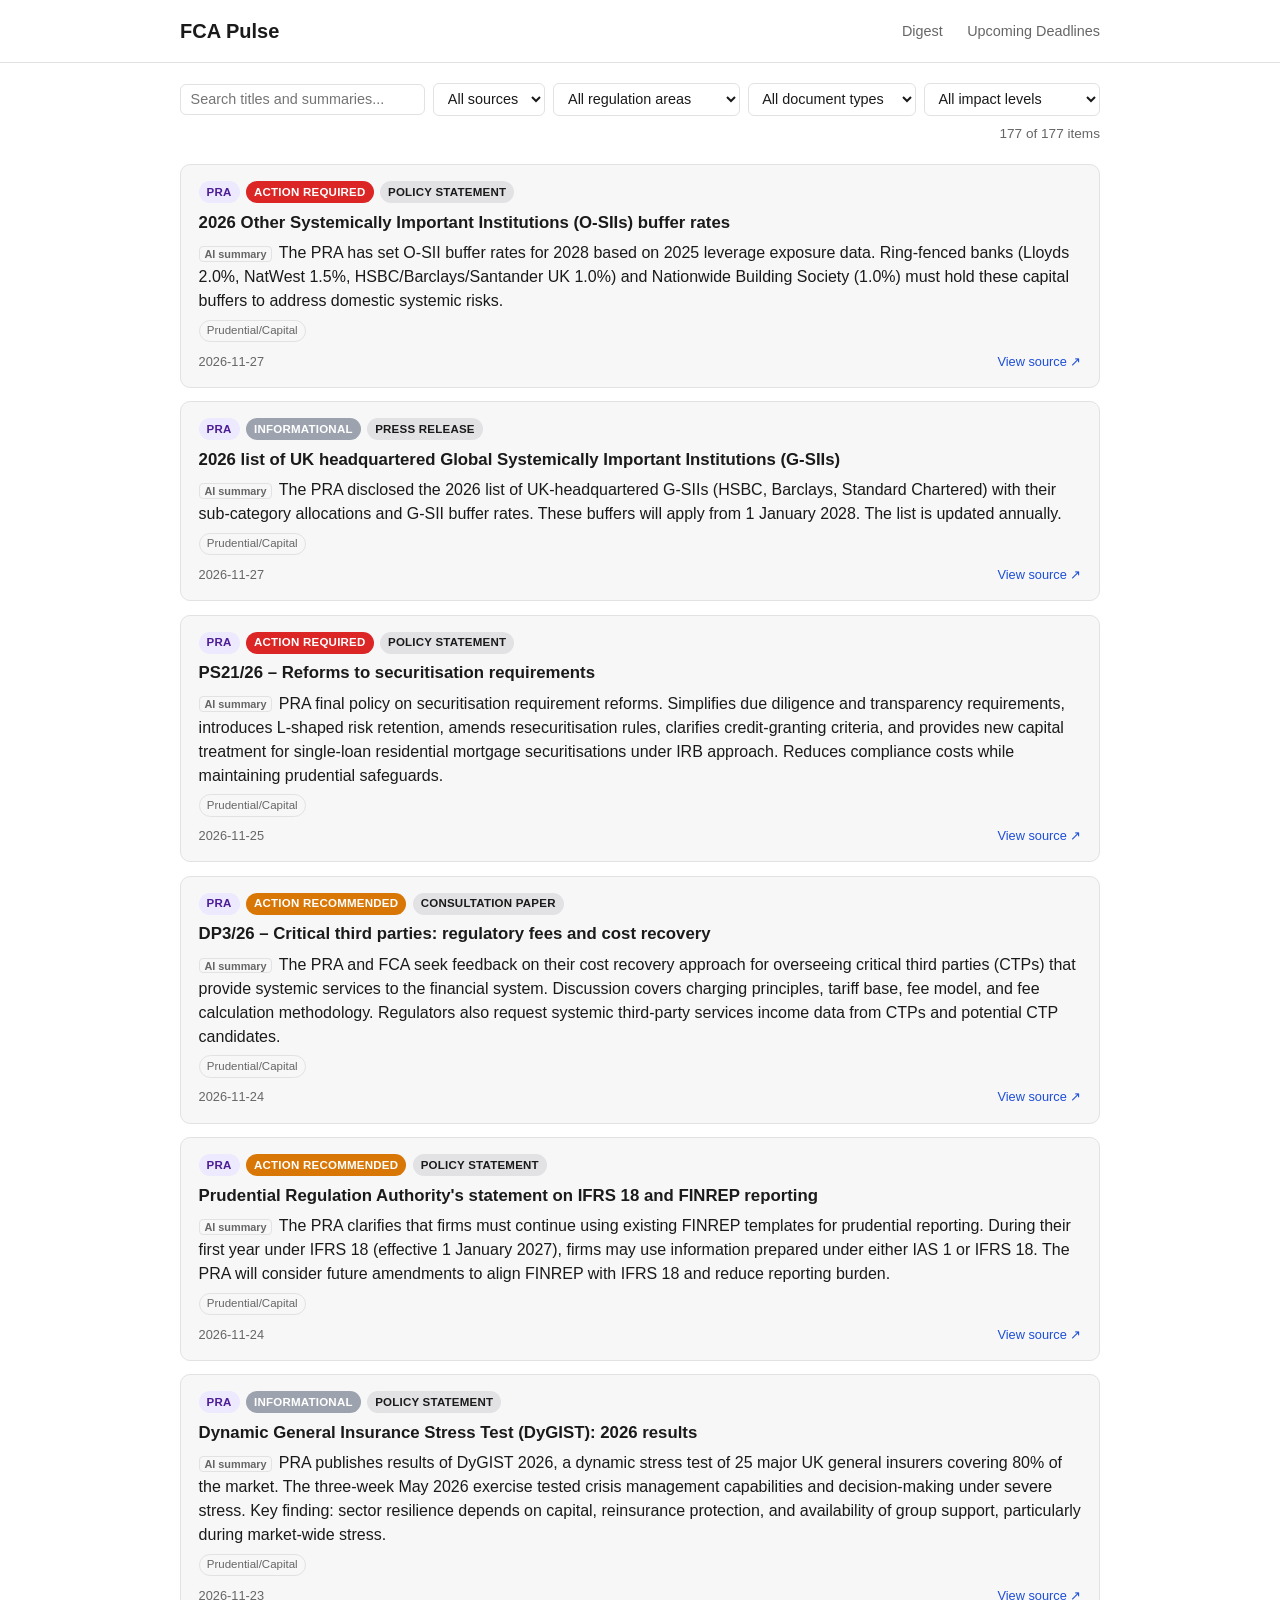
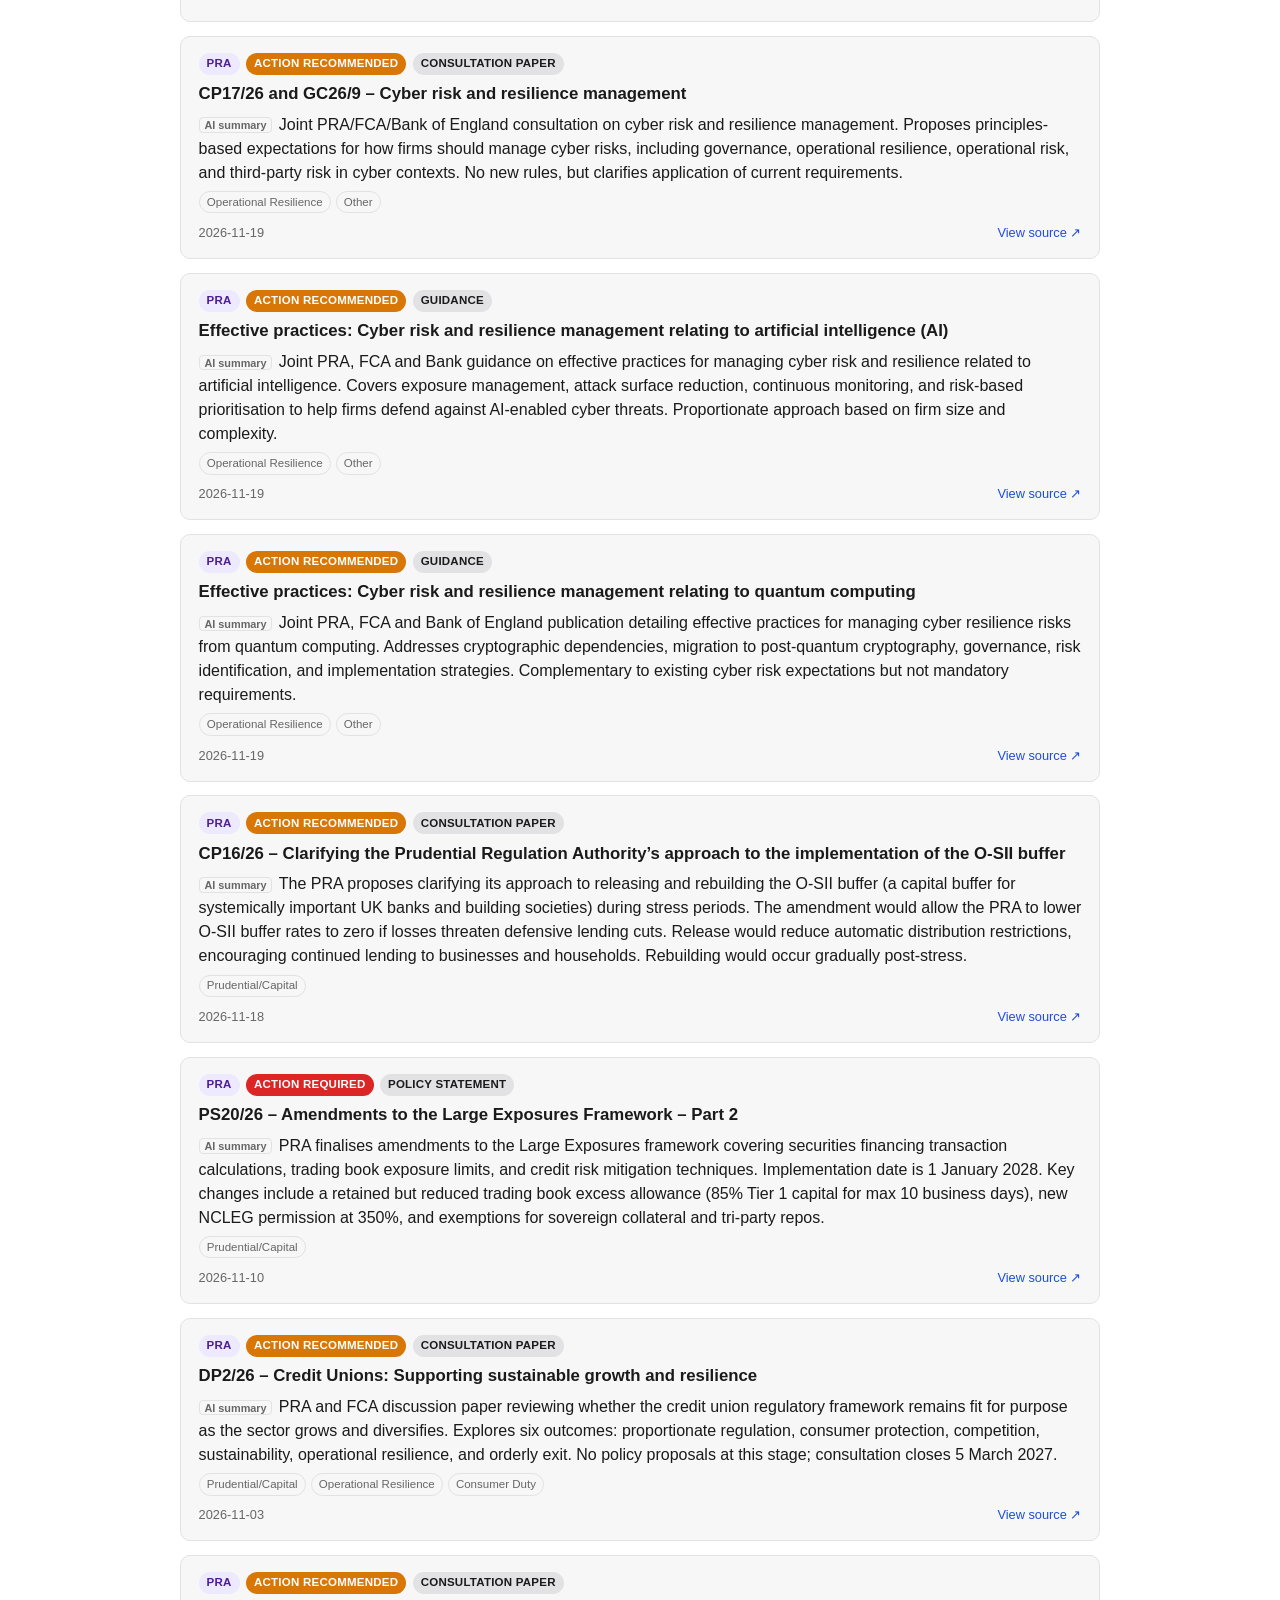
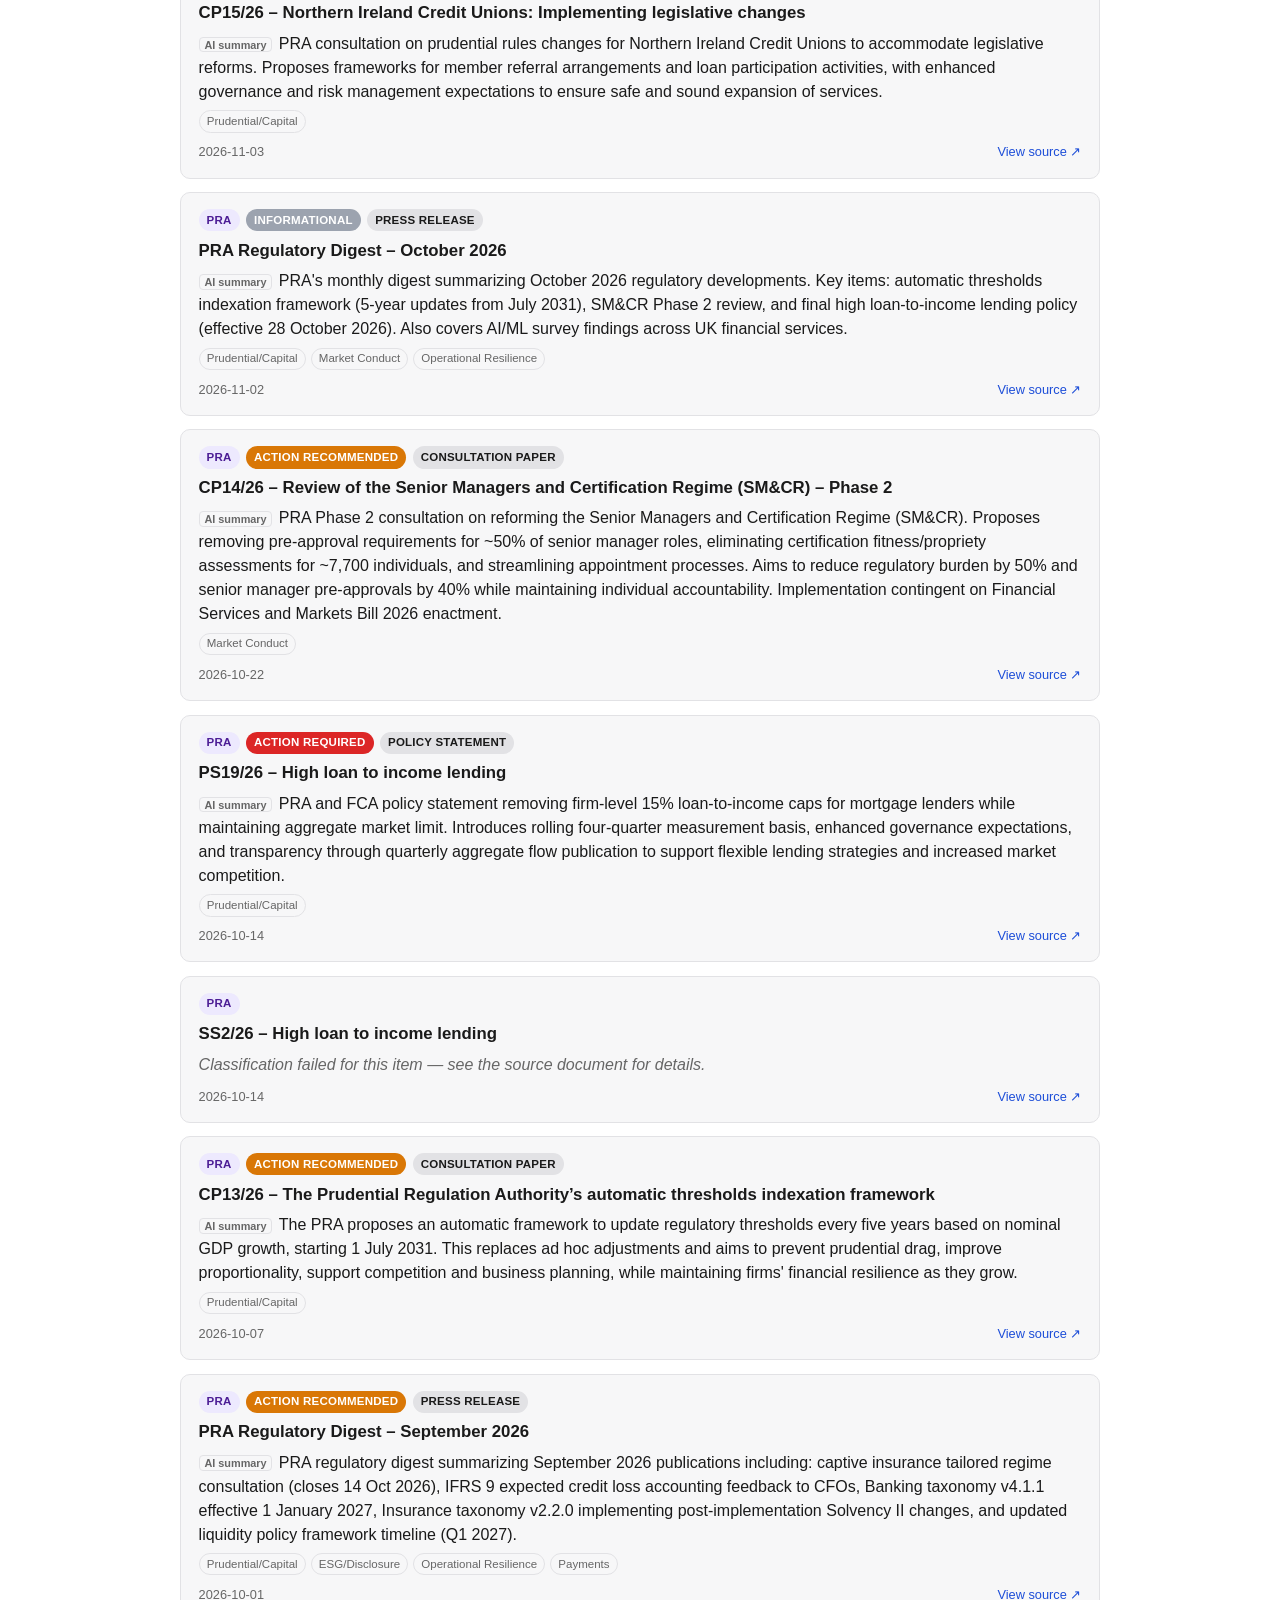
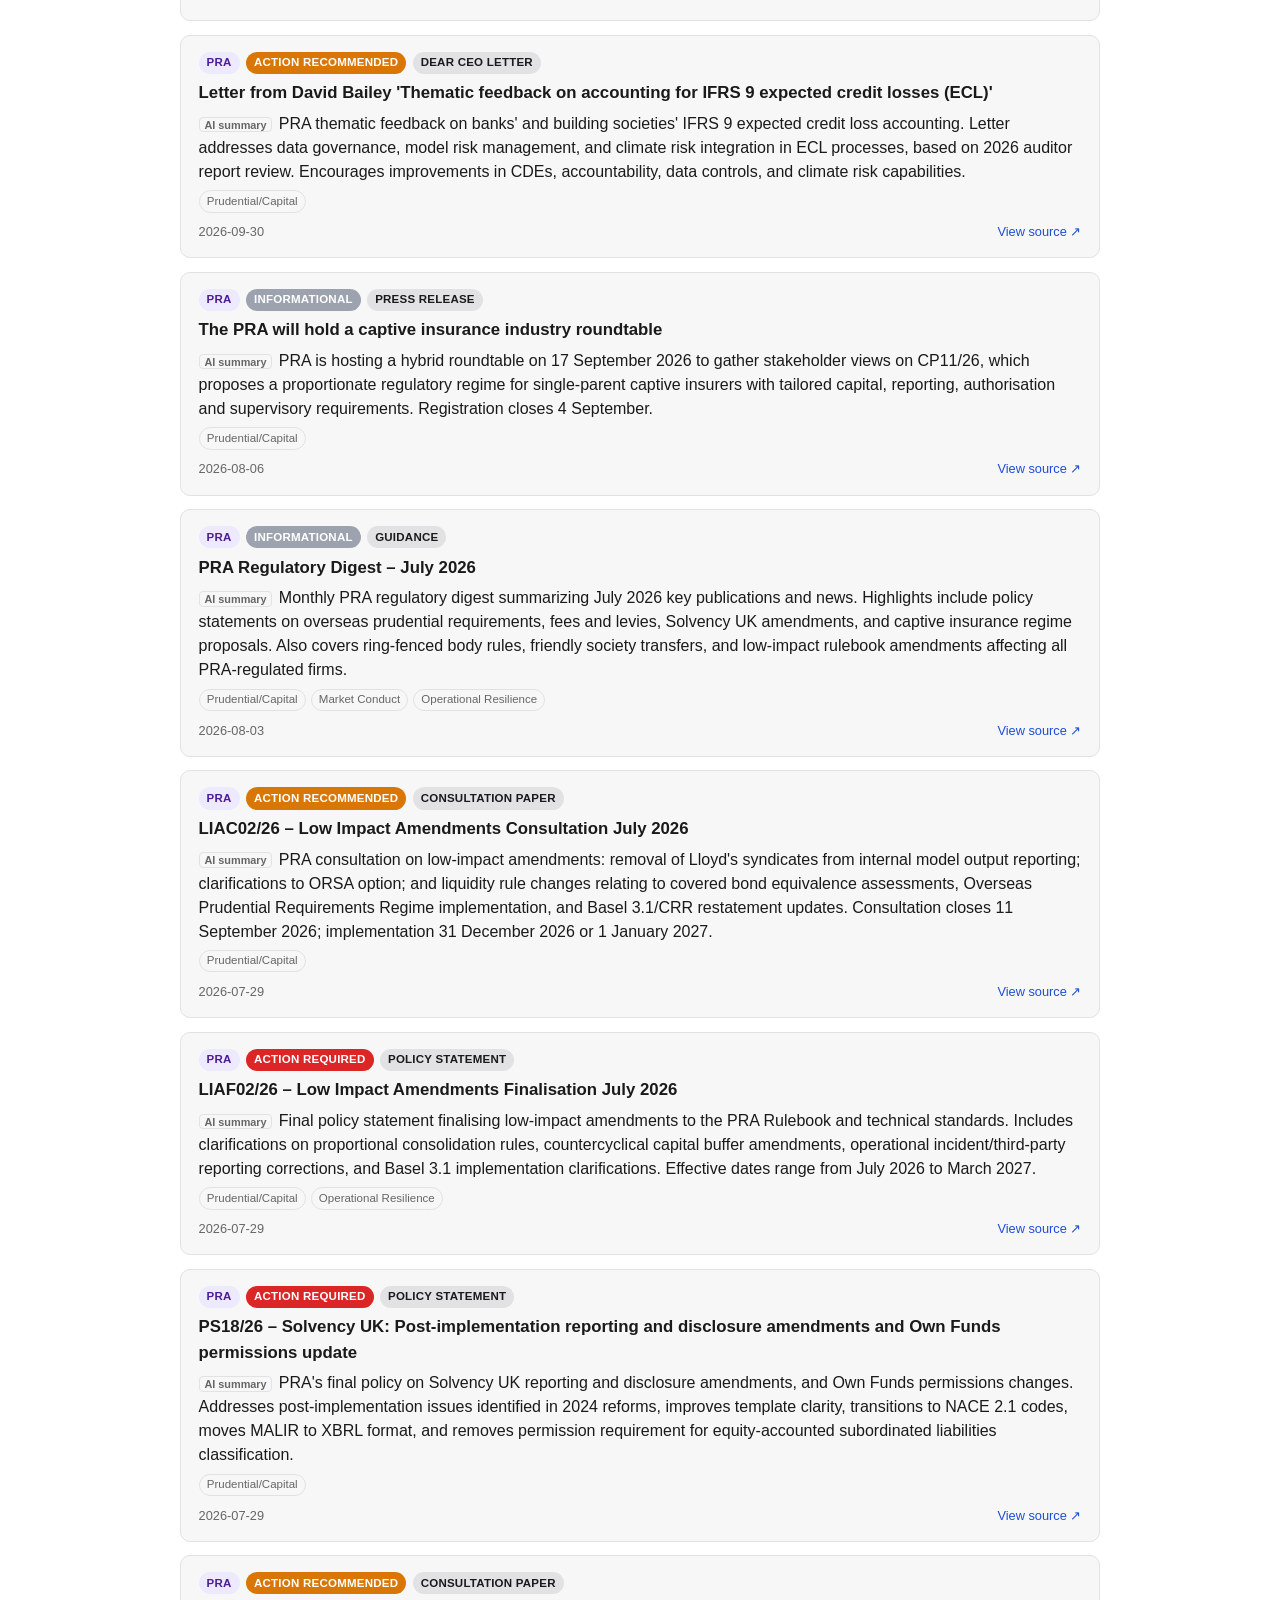
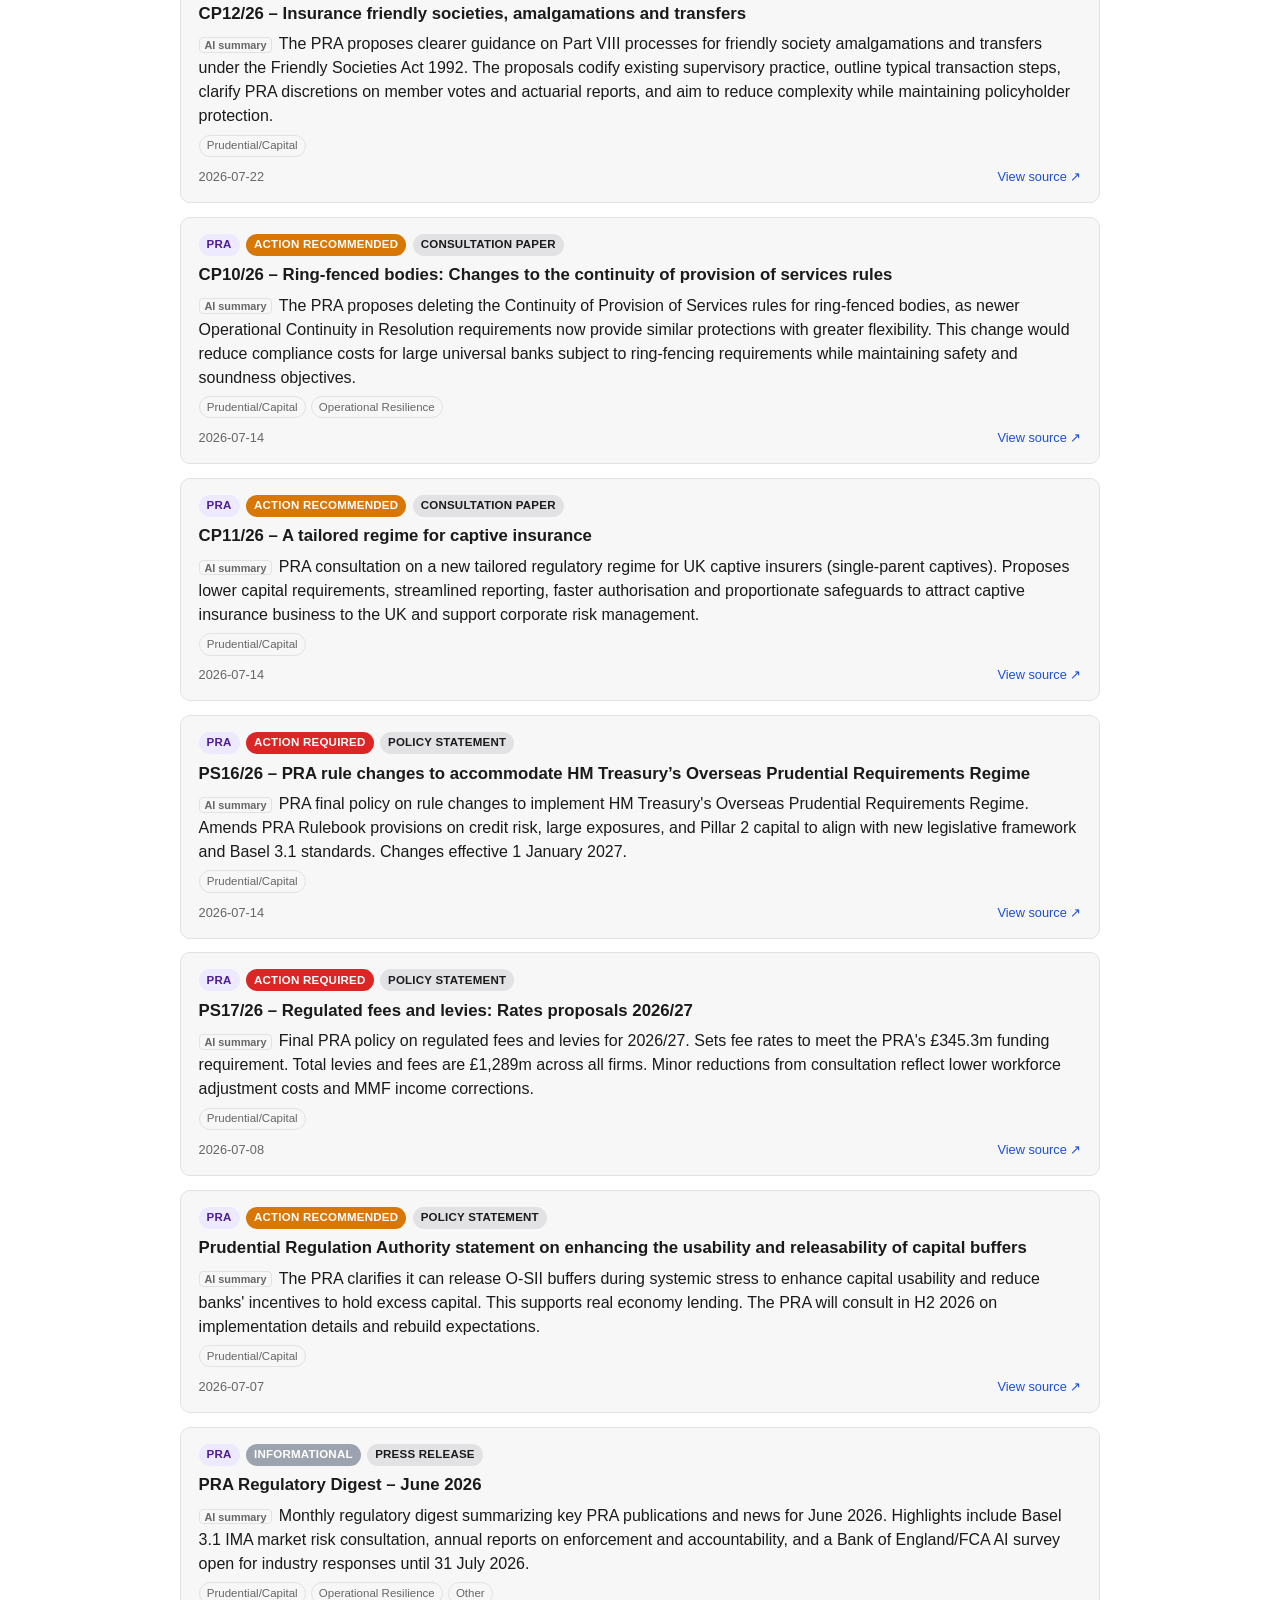
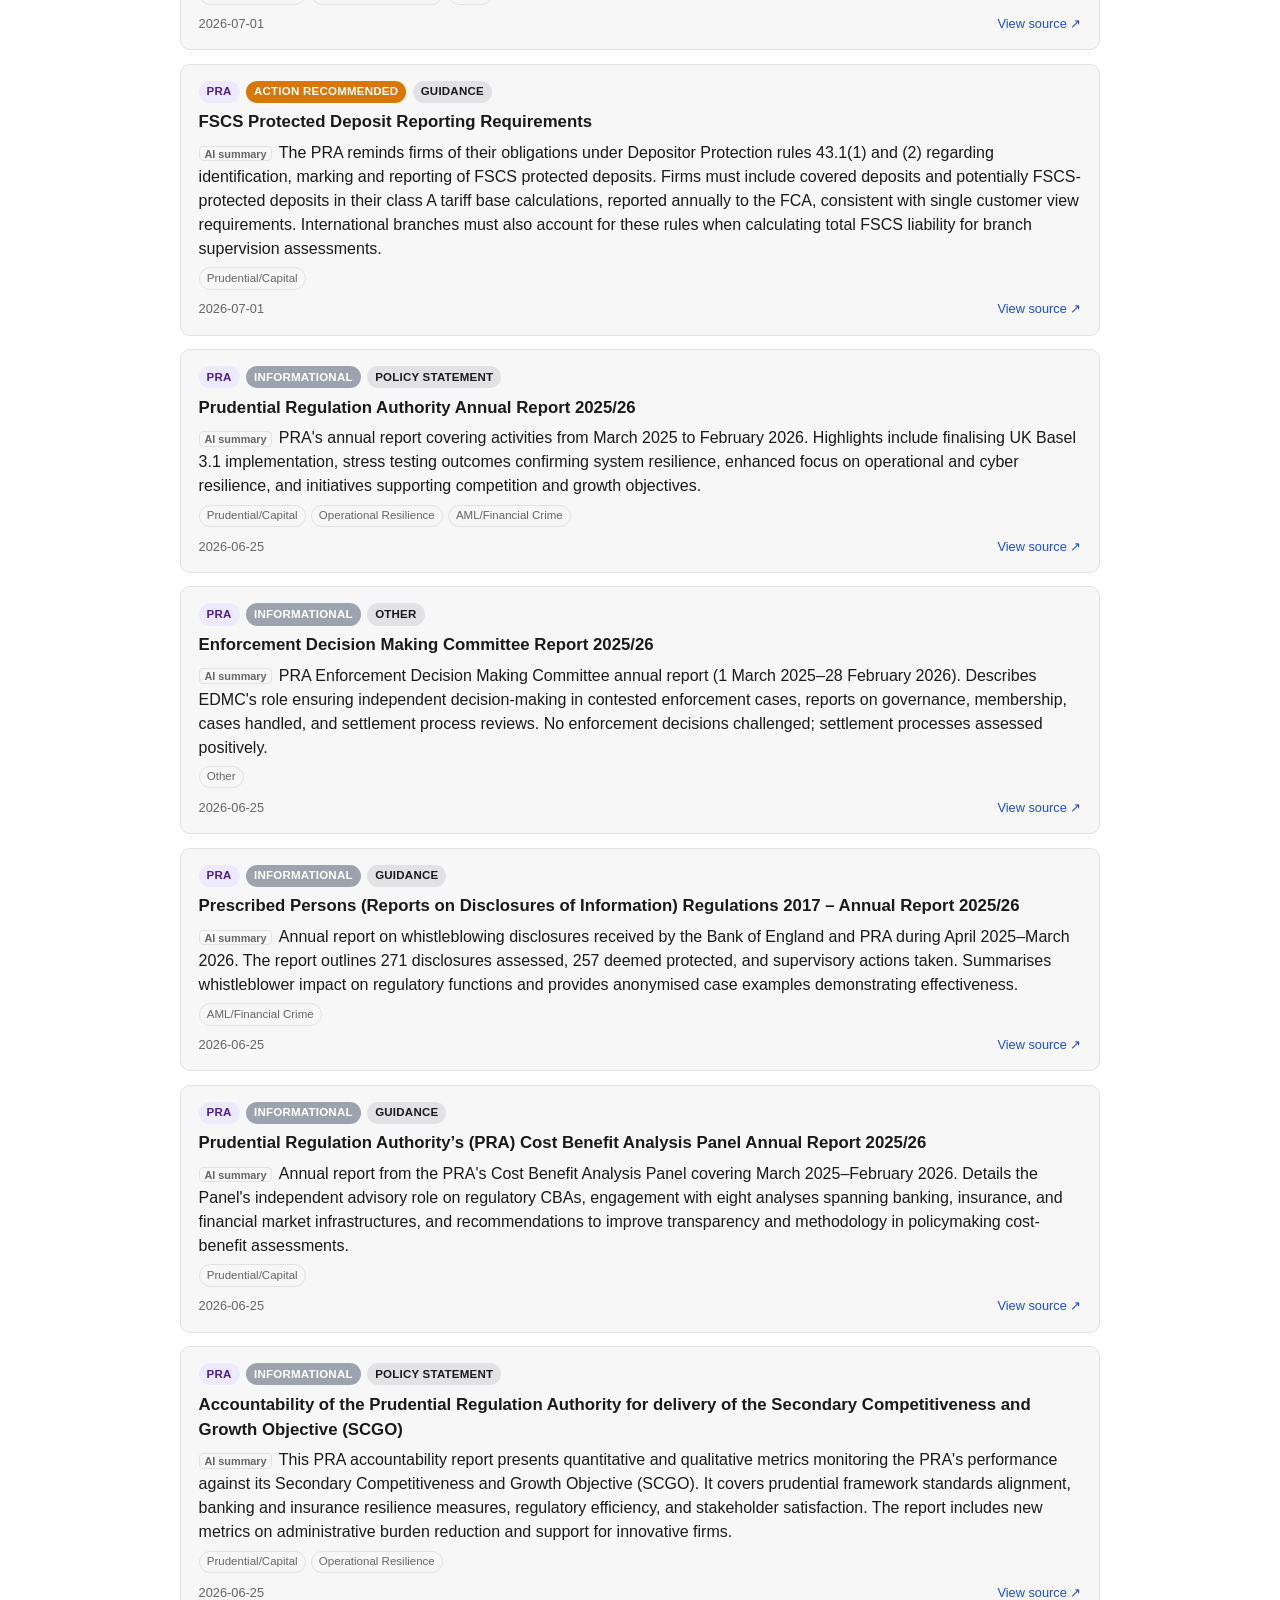
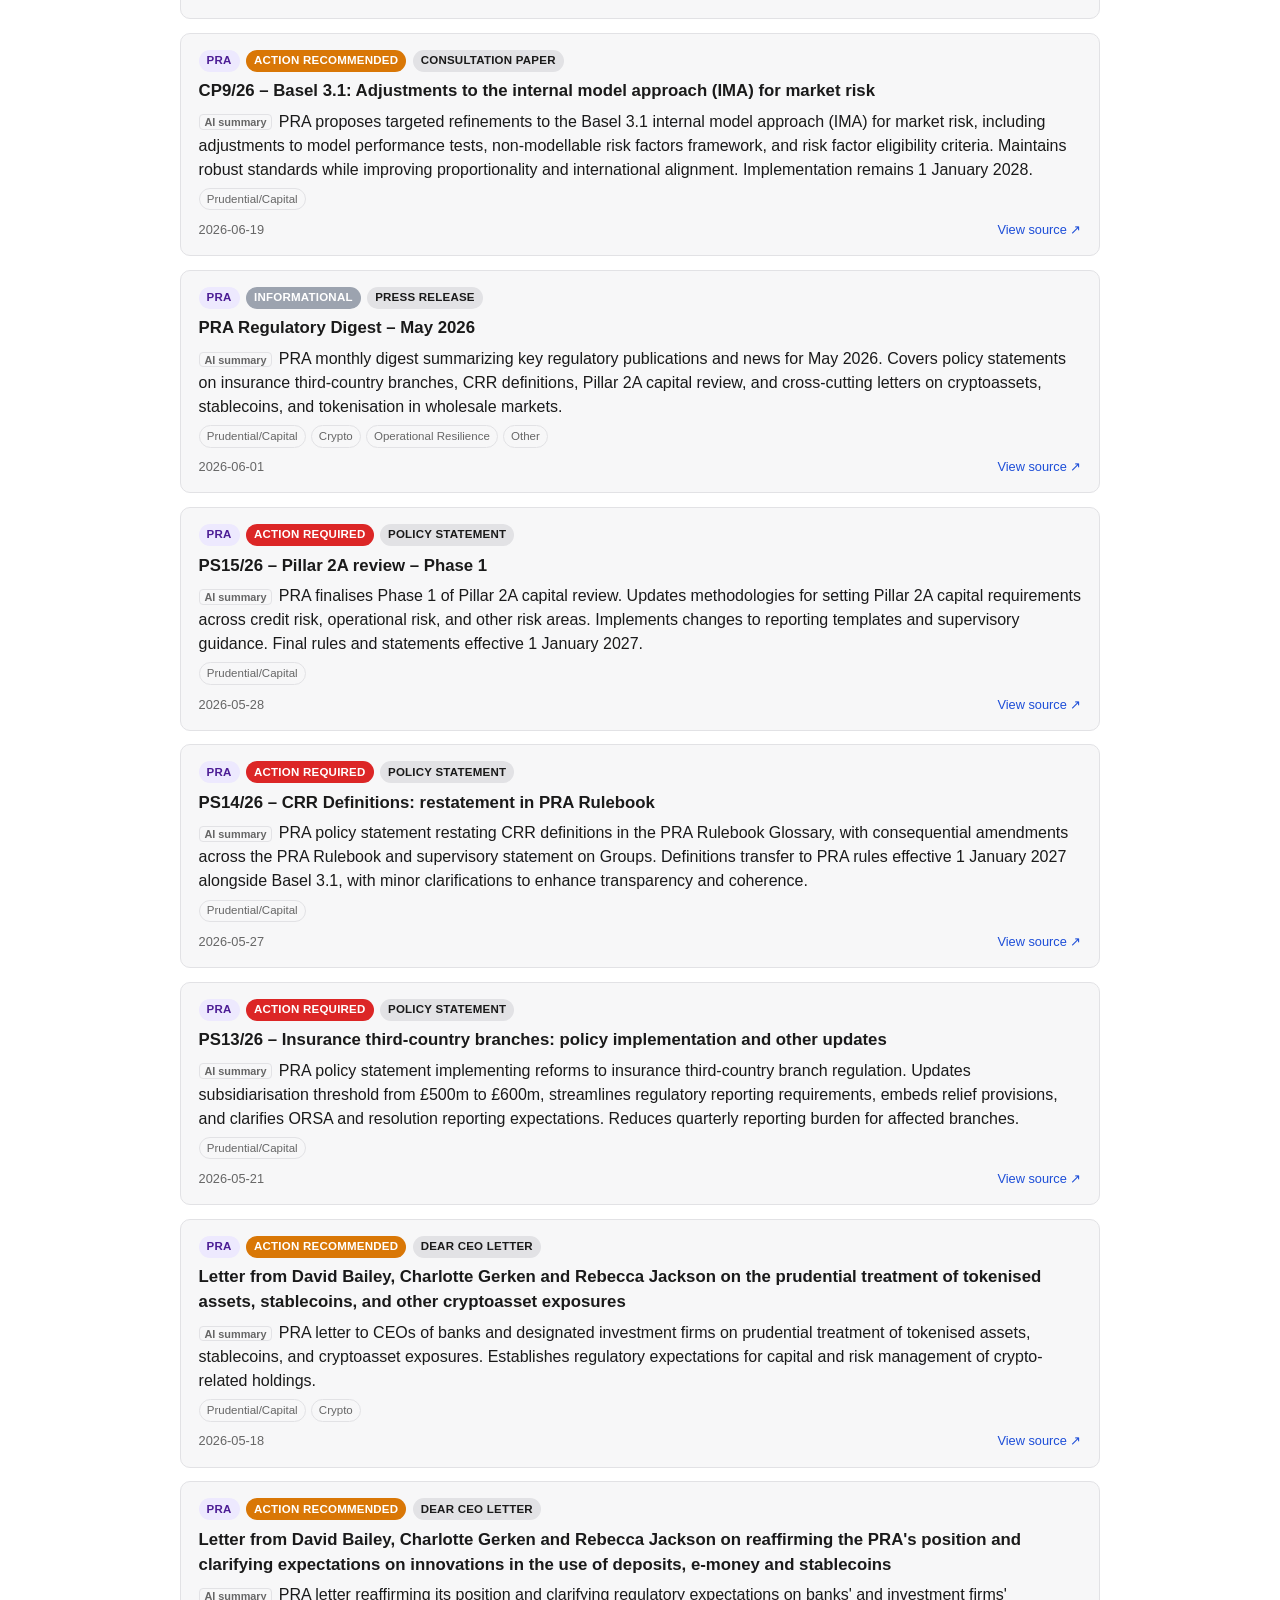
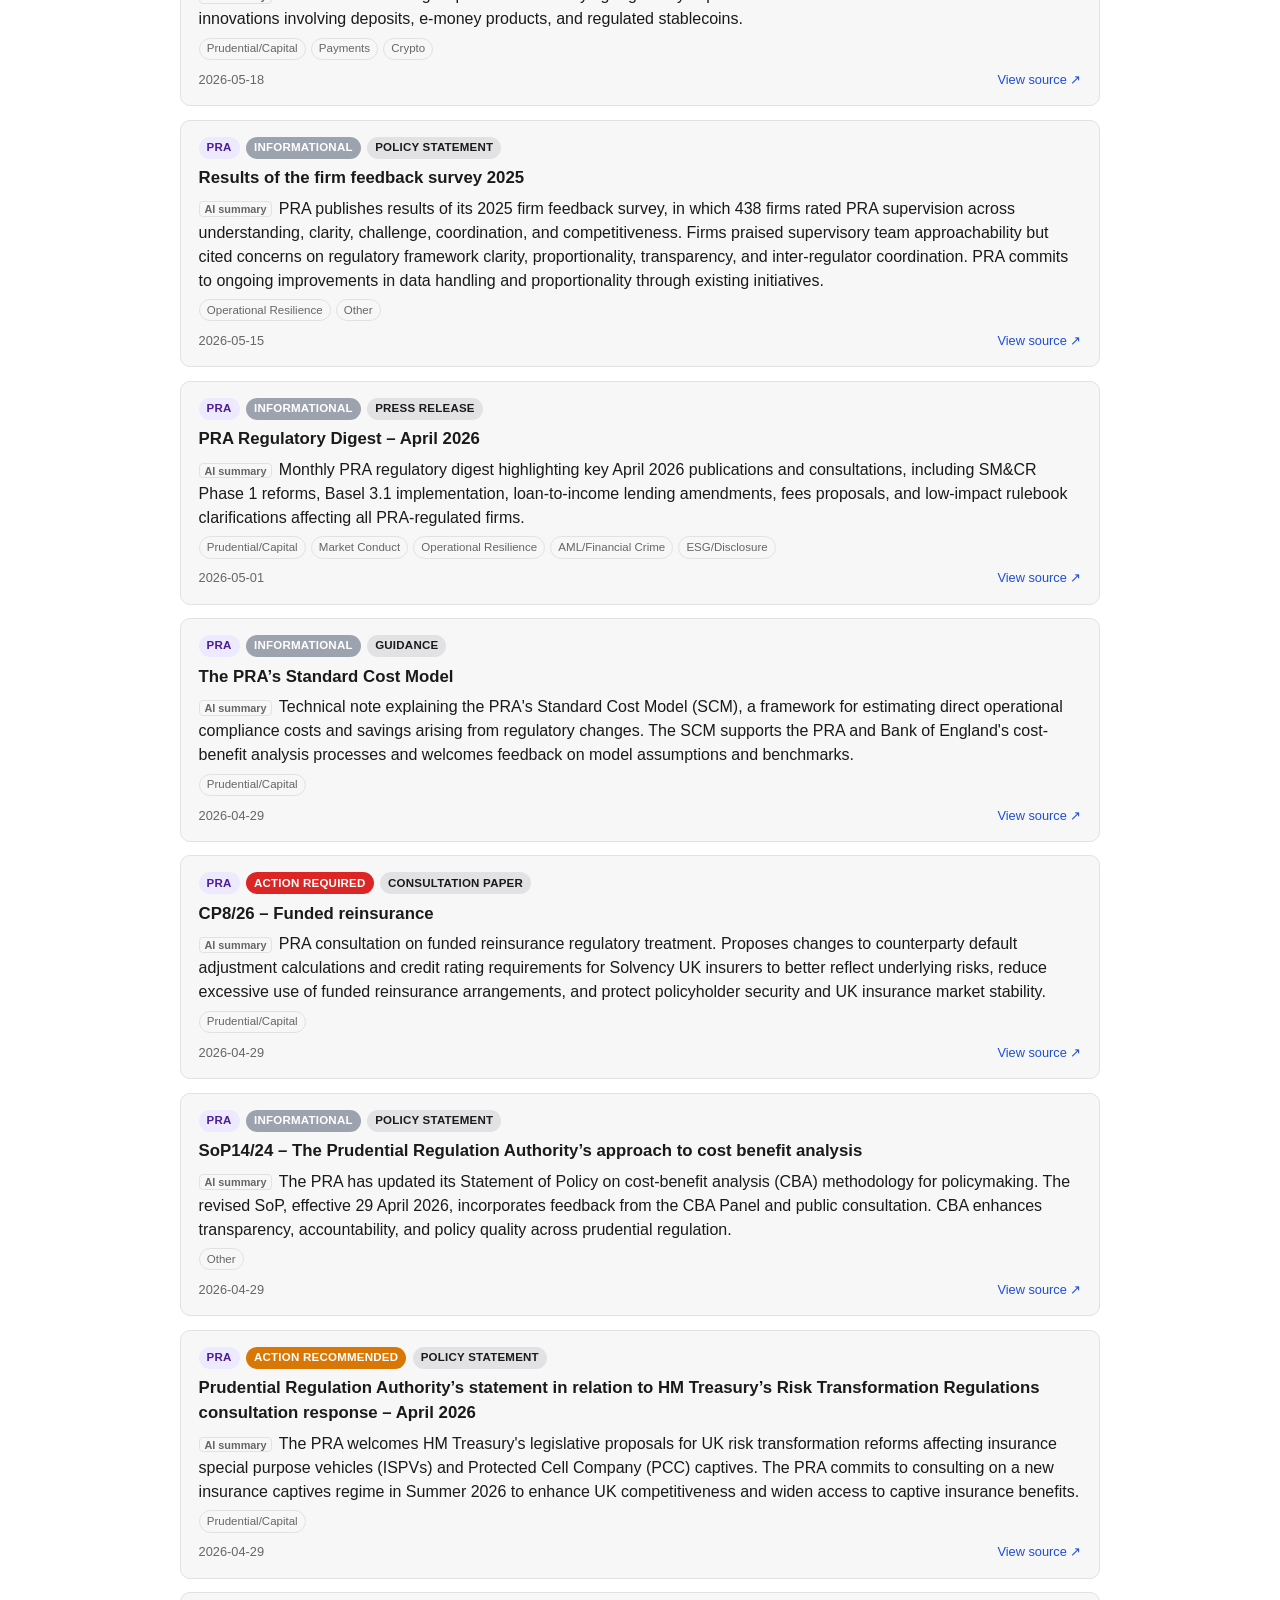
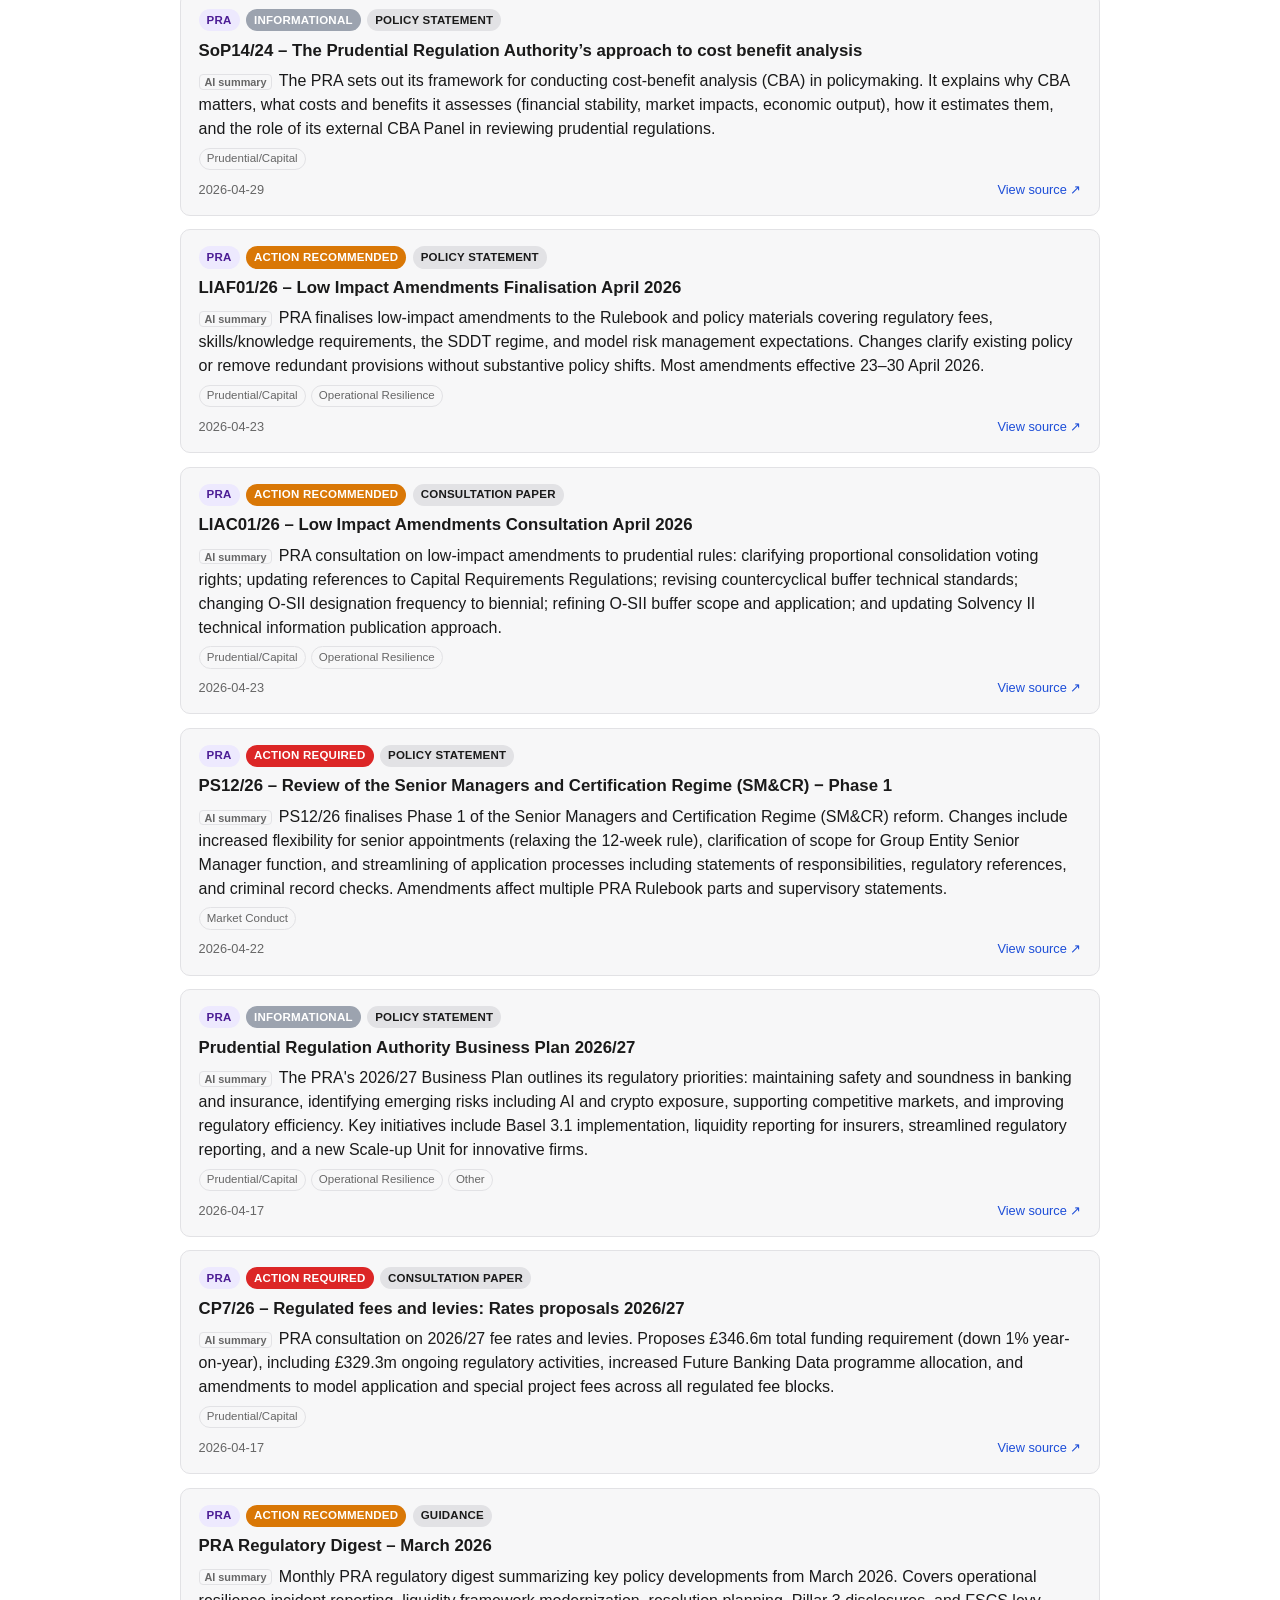
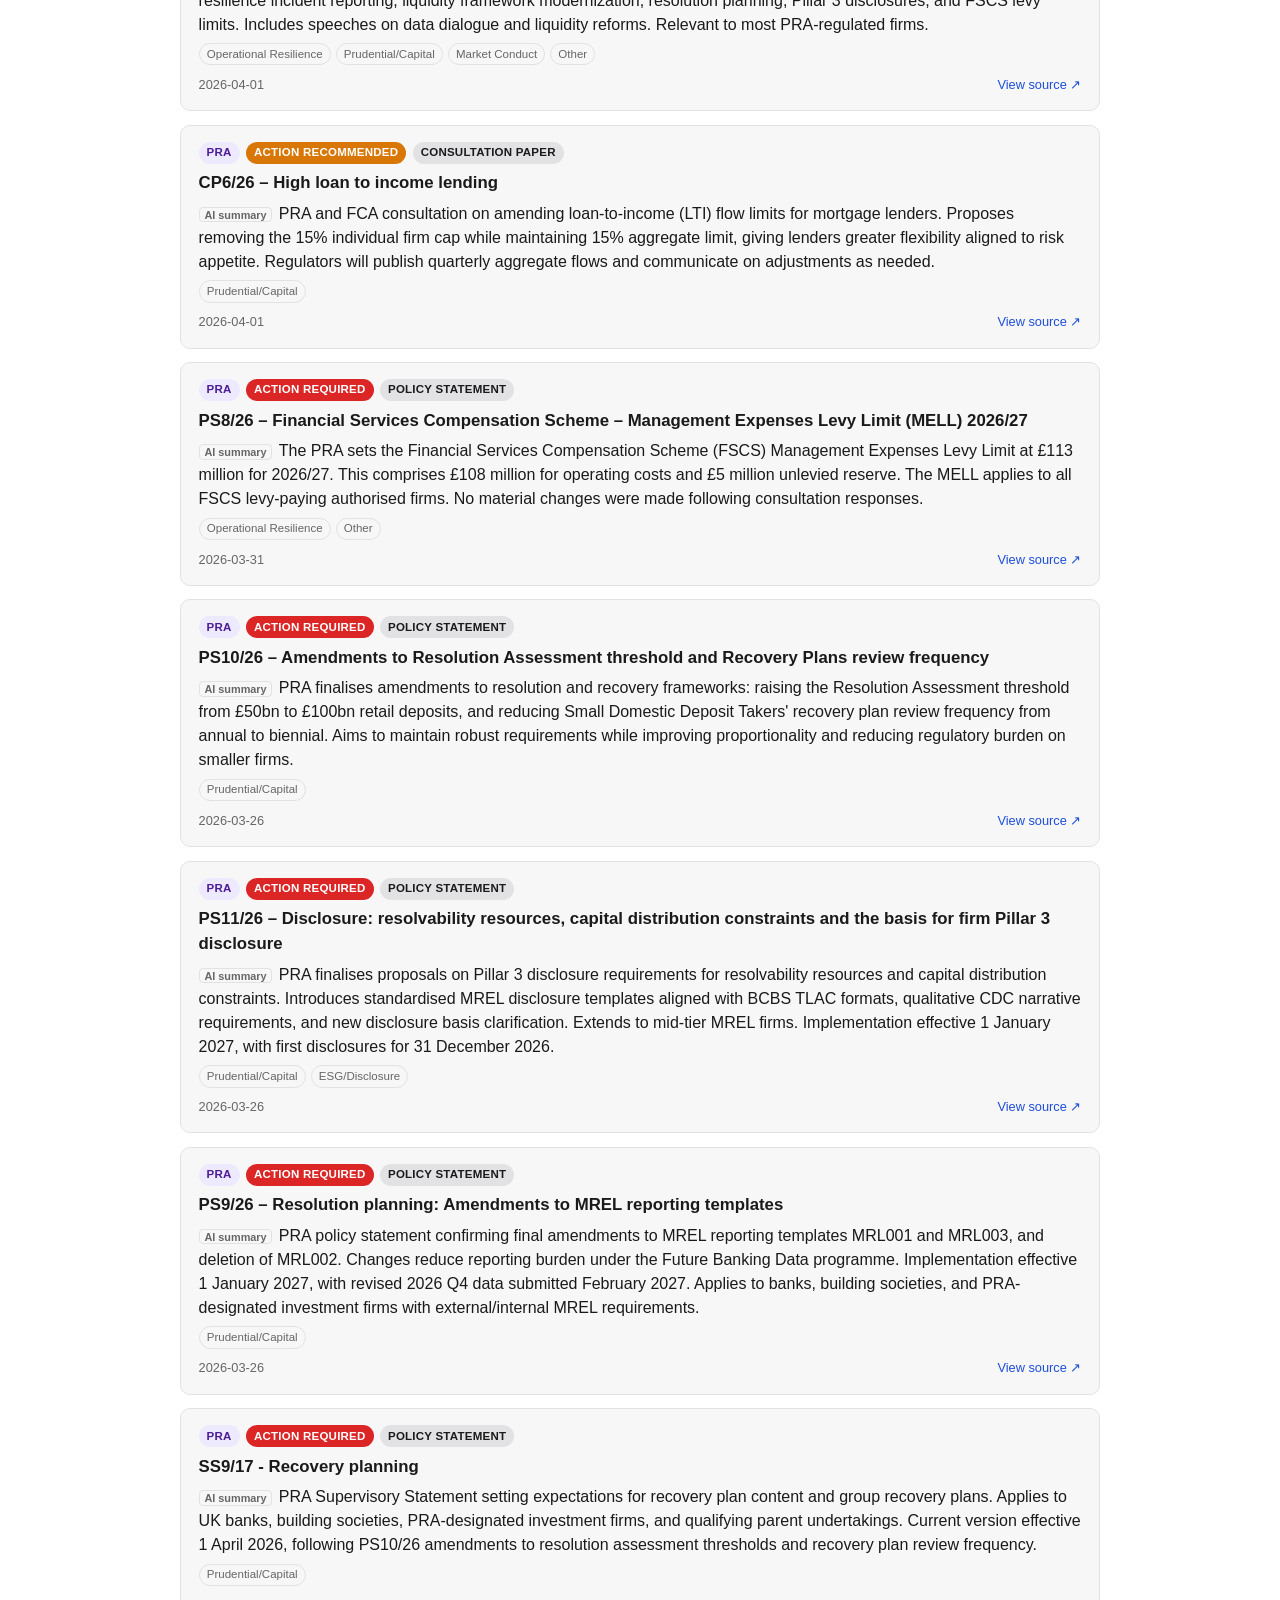
<file: docs/index.html>
<!doctype html>
<html lang="en">
<head>
<meta charset="utf-8">
<meta name="viewport" content="width=device-width, initial-scale=1">
<title>FCA Pulse &mdash; Regulatory Digest</title>
<link rel="stylesheet" href="static/css/style.css">
</head>
<body>
<header class="site-header">
  <div class="site-header__inner">
    <a class="brand" href="index.html">FCA Pulse</a>
    <nav>
      <a href="index.html">Digest</a>
      <a href="deadlines.html">Upcoming Deadlines</a>
    </nav>
  </div>
</header>
<main class="container">
  
<section class="filters" id="filters">
  <input type="search" id="search-input" placeholder="Search titles and summaries...">
  <select id="filter-source">
    <option value="">All sources</option>
    <option value="FCA">FCA</option>
    <option value="PRA">PRA</option>
  </select>
  <select id="filter-area">
    <option value="">All regulation areas</option>
    <option value="AML/Financial Crime">AML/Financial Crime</option><option value="Consumer Duty">Consumer Duty</option><option value="Prudential/Capital">Prudential/Capital</option><option value="Market Conduct">Market Conduct</option><option value="Operational Resilience">Operational Resilience</option><option value="ESG/Disclosure">ESG/Disclosure</option><option value="Payments">Payments</option><option value="Crypto">Crypto</option><option value="Other">Other</option>
  </select>
  <select id="filter-doctype">
    <option value="">All document types</option>
    <option value="Policy Statement">Policy Statement</option><option value="Consultation Paper">Consultation Paper</option><option value="Dear CEO Letter">Dear CEO Letter</option><option value="Speech">Speech</option><option value="Enforcement Notice">Enforcement Notice</option><option value="Handbook Notice">Handbook Notice</option><option value="Press Release">Press Release</option><option value="Guidance">Guidance</option><option value="Other">Other</option>
  </select>
  <select id="filter-impact">
    <option value="">All impact levels</option>
    <option value="informational">informational</option><option value="action-recommended">action recommended</option><option value="action-required">action required</option>
  </select>
  <span id="result-count"></span>
</section>
<section id="items" class="cards">
  
<article class="card"
  data-id="d8c3763921b655a1"
  data-source="PRA"
  data-doctype="Policy Statement"
  data-impact="action-required"
  data-areas="Prudential/Capital"
  data-search="2026 other systemically important institutions (o-siis) buffer rates the pra has set o-sii buffer rates for 2028 based on 2025 leverage exposure data. ring-fenced banks (lloyds 2.0%, natwest 1.5%, hsbc/barclays/santander uk 1.0%) and nationwide building society (1.0%) must hold these capital buffers to address domestic systemic risks.">
  <div class="card__meta">
    <span class="badge badge--source badge--pra">PRA</span>
    
    <span class="badge badge--impact-action-required">action required</span>
    
    <span class="badge">Policy Statement</span>
  </div>
  <h2 class="card__title"><a href="https://www.bankofengland.co.uk/prudential-regulation/publication/2026/november/o-sii-buffer-rates-for-ring-fenced-banks-and-large-building-societies" target="_blank" rel="noopener">2026 Other Systemically Important Institutions (O-SIIs) buffer rates</a></h2>
  
  <p class="card__summary"><span class="ai-label">AI summary</span>The PRA has set O-SII buffer rates for 2028 based on 2025 leverage exposure data. Ring-fenced banks (Lloyds 2.0%, NatWest 1.5%, HSBC/Barclays/Santander UK 1.0%) and Nationwide Building Society (1.0%) must hold these capital buffers to address domestic systemic risks.</p>
  
  
  <div class="tags">
    <span class="tag">Prudential/Capital</span>
  </div>
  
  <div class="card__footer">
    <span class="card__date">2026-11-27</span>
    <a class="card__source-link" href="https://www.bankofengland.co.uk/prudential-regulation/publication/2026/november/o-sii-buffer-rates-for-ring-fenced-banks-and-large-building-societies" target="_blank" rel="noopener">View source &#8599;</a>
  </div>
</article>

<article class="card"
  data-id="d1a38e11b8c2fc38"
  data-source="PRA"
  data-doctype="Press Release"
  data-impact="informational"
  data-areas="Prudential/Capital"
  data-search="2026 list of uk headquartered global systemically important institutions (g-siis) the pra disclosed the 2026 list of uk-headquartered g-siis (hsbc, barclays, standard chartered) with their sub-category allocations and g-sii buffer rates. these buffers will apply from 1 january 2028. the list is updated annually.">
  <div class="card__meta">
    <span class="badge badge--source badge--pra">PRA</span>
    
    <span class="badge badge--impact-informational">informational</span>
    
    <span class="badge">Press Release</span>
  </div>
  <h2 class="card__title"><a href="https://www.bankofengland.co.uk/prudential-regulation/publication/2026/november/2026-list-of-uk-headquartered-gsiis" target="_blank" rel="noopener">2026 list of UK headquartered Global Systemically Important Institutions (G-SIIs)</a></h2>
  
  <p class="card__summary"><span class="ai-label">AI summary</span>The PRA disclosed the 2026 list of UK-headquartered G-SIIs (HSBC, Barclays, Standard Chartered) with their sub-category allocations and G-SII buffer rates. These buffers will apply from 1 January 2028. The list is updated annually.</p>
  
  
  <div class="tags">
    <span class="tag">Prudential/Capital</span>
  </div>
  
  <div class="card__footer">
    <span class="card__date">2026-11-27</span>
    <a class="card__source-link" href="https://www.bankofengland.co.uk/prudential-regulation/publication/2026/november/2026-list-of-uk-headquartered-gsiis" target="_blank" rel="noopener">View source &#8599;</a>
  </div>
</article>

<article class="card"
  data-id="74d87f07c4756ac9"
  data-source="PRA"
  data-doctype="Policy Statement"
  data-impact="action-required"
  data-areas="Prudential/Capital"
  data-search="ps21/26 – reforms to securitisation requirements pra final policy on securitisation requirement reforms. simplifies due diligence and transparency requirements, introduces l-shaped risk retention, amends resecuritisation rules, clarifies credit-granting criteria, and provides new capital treatment for single-loan residential mortgage securitisations under irb approach. reduces compliance costs while maintaining prudential safeguards.">
  <div class="card__meta">
    <span class="badge badge--source badge--pra">PRA</span>
    
    <span class="badge badge--impact-action-required">action required</span>
    
    <span class="badge">Policy Statement</span>
  </div>
  <h2 class="card__title"><a href="https://www.bankofengland.co.uk/prudential-regulation/publication/2026/november/reforms-to-securitisation-requirements-policy-statement" target="_blank" rel="noopener">PS21/26 – Reforms to securitisation requirements</a></h2>
  
  <p class="card__summary"><span class="ai-label">AI summary</span>PRA final policy on securitisation requirement reforms. Simplifies due diligence and transparency requirements, introduces L-shaped risk retention, amends resecuritisation rules, clarifies credit-granting criteria, and provides new capital treatment for single-loan residential mortgage securitisations under IRB approach. Reduces compliance costs while maintaining prudential safeguards.</p>
  
  
  <div class="tags">
    <span class="tag">Prudential/Capital</span>
  </div>
  
  <div class="card__footer">
    <span class="card__date">2026-11-25</span>
    <a class="card__source-link" href="https://www.bankofengland.co.uk/prudential-regulation/publication/2026/november/reforms-to-securitisation-requirements-policy-statement" target="_blank" rel="noopener">View source &#8599;</a>
  </div>
</article>

<article class="card"
  data-id="dcdf105173063ab8"
  data-source="PRA"
  data-doctype="Consultation Paper"
  data-impact="action-recommended"
  data-areas="Prudential/Capital"
  data-search="dp3/26 – critical third parties: regulatory fees and cost recovery the pra and fca seek feedback on their cost recovery approach for overseeing critical third parties (ctps) that provide systemic services to the financial system. discussion covers charging principles, tariff base, fee model, and fee calculation methodology. regulators also request systemic third-party services income data from ctps and potential ctp candidates.">
  <div class="card__meta">
    <span class="badge badge--source badge--pra">PRA</span>
    
    <span class="badge badge--impact-action-recommended">action recommended</span>
    
    <span class="badge">Consultation Paper</span>
  </div>
  <h2 class="card__title"><a href="https://www.bankofengland.co.uk/prudential-regulation/publication/2026/november/critical-third-parties-regulatory-fees-and-cost-recovery" target="_blank" rel="noopener">DP3/26 – Critical third parties: regulatory fees and cost recovery</a></h2>
  
  <p class="card__summary"><span class="ai-label">AI summary</span>The PRA and FCA seek feedback on their cost recovery approach for overseeing critical third parties (CTPs) that provide systemic services to the financial system. Discussion covers charging principles, tariff base, fee model, and fee calculation methodology. Regulators also request systemic third-party services income data from CTPs and potential CTP candidates.</p>
  
  
  <div class="tags">
    <span class="tag">Prudential/Capital</span>
  </div>
  
  <div class="card__footer">
    <span class="card__date">2026-11-24</span>
    <a class="card__source-link" href="https://www.bankofengland.co.uk/prudential-regulation/publication/2026/november/critical-third-parties-regulatory-fees-and-cost-recovery" target="_blank" rel="noopener">View source &#8599;</a>
  </div>
</article>

<article class="card"
  data-id="b9c0fa96ba4d6a66"
  data-source="PRA"
  data-doctype="Policy Statement"
  data-impact="action-recommended"
  data-areas="Prudential/Capital"
  data-search="prudential regulation authority&#39;s statement on ifrs 18 and finrep reporting the pra clarifies that firms must continue using existing finrep templates for prudential reporting. during their first year under ifrs 18 (effective 1 january 2027), firms may use information prepared under either ias 1 or ifrs 18. the pra will consider future amendments to align finrep with ifrs 18 and reduce reporting burden.">
  <div class="card__meta">
    <span class="badge badge--source badge--pra">PRA</span>
    
    <span class="badge badge--impact-action-recommended">action recommended</span>
    
    <span class="badge">Policy Statement</span>
  </div>
  <h2 class="card__title"><a href="https://www.bankofengland.co.uk/prudential-regulation/publication/2026/november/pra-statement-on-ifrs-18-and-finrep-reporting" target="_blank" rel="noopener">Prudential Regulation Authority&#39;s statement on IFRS 18 and FINREP reporting</a></h2>
  
  <p class="card__summary"><span class="ai-label">AI summary</span>The PRA clarifies that firms must continue using existing FINREP templates for prudential reporting. During their first year under IFRS 18 (effective 1 January 2027), firms may use information prepared under either IAS 1 or IFRS 18. The PRA will consider future amendments to align FINREP with IFRS 18 and reduce reporting burden.</p>
  
  
  <div class="tags">
    <span class="tag">Prudential/Capital</span>
  </div>
  
  <div class="card__footer">
    <span class="card__date">2026-11-24</span>
    <a class="card__source-link" href="https://www.bankofengland.co.uk/prudential-regulation/publication/2026/november/pra-statement-on-ifrs-18-and-finrep-reporting" target="_blank" rel="noopener">View source &#8599;</a>
  </div>
</article>

<article class="card"
  data-id="78efb89cd087f546"
  data-source="PRA"
  data-doctype="Policy Statement"
  data-impact="informational"
  data-areas="Prudential/Capital"
  data-search="dynamic general insurance stress test (dygist): 2026 results pra publishes results of dygist 2026, a dynamic stress test of 25 major uk general insurers covering 80% of the market. the three-week may 2026 exercise tested crisis management capabilities and decision-making under severe stress. key finding: sector resilience depends on capital, reinsurance protection, and availability of group support, particularly during market-wide stress.">
  <div class="card__meta">
    <span class="badge badge--source badge--pra">PRA</span>
    
    <span class="badge badge--impact-informational">informational</span>
    
    <span class="badge">Policy Statement</span>
  </div>
  <h2 class="card__title"><a href="https://www.bankofengland.co.uk/prudential-regulation/publication/2026/november/dygist-2026" target="_blank" rel="noopener">Dynamic General Insurance Stress Test (DyGIST): 2026 results</a></h2>
  
  <p class="card__summary"><span class="ai-label">AI summary</span>PRA publishes results of DyGIST 2026, a dynamic stress test of 25 major UK general insurers covering 80% of the market. The three-week May 2026 exercise tested crisis management capabilities and decision-making under severe stress. Key finding: sector resilience depends on capital, reinsurance protection, and availability of group support, particularly during market-wide stress.</p>
  
  
  <div class="tags">
    <span class="tag">Prudential/Capital</span>
  </div>
  
  <div class="card__footer">
    <span class="card__date">2026-11-23</span>
    <a class="card__source-link" href="https://www.bankofengland.co.uk/prudential-regulation/publication/2026/november/dygist-2026" target="_blank" rel="noopener">View source &#8599;</a>
  </div>
</article>

<article class="card"
  data-id="d787d27e51404318"
  data-source="PRA"
  data-doctype="Consultation Paper"
  data-impact="action-recommended"
  data-areas="Operational Resilience,Other"
  data-search="cp17/26 and gc26/9 – cyber risk and resilience management joint pra/fca/bank of england consultation on cyber risk and resilience management. proposes principles-based expectations for how firms should manage cyber risks, including governance, operational resilience, operational risk, and third-party risk in cyber contexts. no new rules, but clarifies application of current requirements.">
  <div class="card__meta">
    <span class="badge badge--source badge--pra">PRA</span>
    
    <span class="badge badge--impact-action-recommended">action recommended</span>
    
    <span class="badge">Consultation Paper</span>
  </div>
  <h2 class="card__title"><a href="https://www.bankofengland.co.uk/prudential-regulation/publication/2026/november/cyber-risk-and-resilience-management-consultation-paper" target="_blank" rel="noopener">CP17/26 and GC26/9 – Cyber risk and resilience management</a></h2>
  
  <p class="card__summary"><span class="ai-label">AI summary</span>Joint PRA/FCA/Bank of England consultation on cyber risk and resilience management. Proposes principles-based expectations for how firms should manage cyber risks, including governance, operational resilience, operational risk, and third-party risk in cyber contexts. No new rules, but clarifies application of current requirements.</p>
  
  
  <div class="tags">
    <span class="tag">Operational Resilience</span><span class="tag">Other</span>
  </div>
  
  <div class="card__footer">
    <span class="card__date">2026-11-19</span>
    <a class="card__source-link" href="https://www.bankofengland.co.uk/prudential-regulation/publication/2026/november/cyber-risk-and-resilience-management-consultation-paper" target="_blank" rel="noopener">View source &#8599;</a>
  </div>
</article>

<article class="card"
  data-id="3e8acf582b7a0d1f"
  data-source="PRA"
  data-doctype="Guidance"
  data-impact="action-recommended"
  data-areas="Operational Resilience,Other"
  data-search="effective practices: cyber risk and resilience management relating to artificial intelligence (ai) joint pra, fca and bank guidance on effective practices for managing cyber risk and resilience related to artificial intelligence. covers exposure management, attack surface reduction, continuous monitoring, and risk-based prioritisation to help firms defend against ai-enabled cyber threats. proportionate approach based on firm size and complexity.">
  <div class="card__meta">
    <span class="badge badge--source badge--pra">PRA</span>
    
    <span class="badge badge--impact-action-recommended">action recommended</span>
    
    <span class="badge">Guidance</span>
  </div>
  <h2 class="card__title"><a href="https://www.bankofengland.co.uk/prudential-regulation/publication/2026/november/effective-practices-cyber-risk-and-resilience-management-relating-to-artificial-intelligence" target="_blank" rel="noopener">Effective practices: Cyber risk and resilience management relating to artificial intelligence (AI)</a></h2>
  
  <p class="card__summary"><span class="ai-label">AI summary</span>Joint PRA, FCA and Bank guidance on effective practices for managing cyber risk and resilience related to artificial intelligence. Covers exposure management, attack surface reduction, continuous monitoring, and risk-based prioritisation to help firms defend against AI-enabled cyber threats. Proportionate approach based on firm size and complexity.</p>
  
  
  <div class="tags">
    <span class="tag">Operational Resilience</span><span class="tag">Other</span>
  </div>
  
  <div class="card__footer">
    <span class="card__date">2026-11-19</span>
    <a class="card__source-link" href="https://www.bankofengland.co.uk/prudential-regulation/publication/2026/november/effective-practices-cyber-risk-and-resilience-management-relating-to-artificial-intelligence" target="_blank" rel="noopener">View source &#8599;</a>
  </div>
</article>

<article class="card"
  data-id="9fd4205878fe07e8"
  data-source="PRA"
  data-doctype="Guidance"
  data-impact="action-recommended"
  data-areas="Operational Resilience,Other"
  data-search="effective practices: cyber risk and resilience management relating to quantum computing joint pra, fca and bank of england publication detailing effective practices for managing cyber resilience risks from quantum computing. addresses cryptographic dependencies, migration to post-quantum cryptography, governance, risk identification, and implementation strategies. complementary to existing cyber risk expectations but not mandatory requirements.">
  <div class="card__meta">
    <span class="badge badge--source badge--pra">PRA</span>
    
    <span class="badge badge--impact-action-recommended">action recommended</span>
    
    <span class="badge">Guidance</span>
  </div>
  <h2 class="card__title"><a href="https://www.bankofengland.co.uk/prudential-regulation/publication/2026/november/effective-practices-cyber-risk-and-resilience-management-relating-to-quantum-computing" target="_blank" rel="noopener">Effective practices: Cyber risk and resilience management relating to quantum computing</a></h2>
  
  <p class="card__summary"><span class="ai-label">AI summary</span>Joint PRA, FCA and Bank of England publication detailing effective practices for managing cyber resilience risks from quantum computing. Addresses cryptographic dependencies, migration to post-quantum cryptography, governance, risk identification, and implementation strategies. Complementary to existing cyber risk expectations but not mandatory requirements.</p>
  
  
  <div class="tags">
    <span class="tag">Operational Resilience</span><span class="tag">Other</span>
  </div>
  
  <div class="card__footer">
    <span class="card__date">2026-11-19</span>
    <a class="card__source-link" href="https://www.bankofengland.co.uk/prudential-regulation/publication/2026/november/effective-practices-cyber-risk-and-resilience-management-relating-to-quantum-computing" target="_blank" rel="noopener">View source &#8599;</a>
  </div>
</article>

<article class="card"
  data-id="f09c58667716d0fc"
  data-source="PRA"
  data-doctype="Consultation Paper"
  data-impact="action-recommended"
  data-areas="Prudential/Capital"
  data-search="cp16/26 – clarifying the prudential regulation authority’s approach to the implementation of the o-sii buffer the pra proposes clarifying its approach to releasing and rebuilding the o-sii buffer (a capital buffer for systemically important uk banks and building societies) during stress periods. the amendment would allow the pra to lower o-sii buffer rates to zero if losses threaten defensive lending cuts. release would reduce automatic distribution restrictions, encouraging continued lending to businesses and households. rebuilding would occur gradually post-stress.">
  <div class="card__meta">
    <span class="badge badge--source badge--pra">PRA</span>
    
    <span class="badge badge--impact-action-recommended">action recommended</span>
    
    <span class="badge">Consultation Paper</span>
  </div>
  <h2 class="card__title"><a href="https://www.bankofengland.co.uk/prudential-regulation/publication/2026/november/clarifying-the-pra-approach-to-the-implementation-of-the-o-sii-buffer-consultation-paper" target="_blank" rel="noopener">CP16/26 – Clarifying the Prudential Regulation Authority’s approach to the implementation of the O-SII buffer</a></h2>
  
  <p class="card__summary"><span class="ai-label">AI summary</span>The PRA proposes clarifying its approach to releasing and rebuilding the O-SII buffer (a capital buffer for systemically important UK banks and building societies) during stress periods. The amendment would allow the PRA to lower O-SII buffer rates to zero if losses threaten defensive lending cuts. Release would reduce automatic distribution restrictions, encouraging continued lending to businesses and households. Rebuilding would occur gradually post-stress.</p>
  
  
  <div class="tags">
    <span class="tag">Prudential/Capital</span>
  </div>
  
  <div class="card__footer">
    <span class="card__date">2026-11-18</span>
    <a class="card__source-link" href="https://www.bankofengland.co.uk/prudential-regulation/publication/2026/november/clarifying-the-pra-approach-to-the-implementation-of-the-o-sii-buffer-consultation-paper" target="_blank" rel="noopener">View source &#8599;</a>
  </div>
</article>

<article class="card"
  data-id="8721eae94021040e"
  data-source="PRA"
  data-doctype="Policy Statement"
  data-impact="action-required"
  data-areas="Prudential/Capital"
  data-search="ps20/26 – amendments to the large exposures framework – part 2 pra finalises amendments to the large exposures framework covering securities financing transaction calculations, trading book exposure limits, and credit risk mitigation techniques. implementation date is 1 january 2028. key changes include a retained but reduced trading book excess allowance (85% tier 1 capital for max 10 business days), new ncleg permission at 350%, and exemptions for sovereign collateral and tri-party repos.">
  <div class="card__meta">
    <span class="badge badge--source badge--pra">PRA</span>
    
    <span class="badge badge--impact-action-required">action required</span>
    
    <span class="badge">Policy Statement</span>
  </div>
  <h2 class="card__title"><a href="https://www.bankofengland.co.uk/prudential-regulation/publication/2026/november/amendments-to-the-large-exposures-framework-part-2-policy-statement" target="_blank" rel="noopener">PS20/26 – Amendments to the Large Exposures Framework – Part 2</a></h2>
  
  <p class="card__summary"><span class="ai-label">AI summary</span>PRA finalises amendments to the Large Exposures framework covering securities financing transaction calculations, trading book exposure limits, and credit risk mitigation techniques. Implementation date is 1 January 2028. Key changes include a retained but reduced trading book excess allowance (85% Tier 1 capital for max 10 business days), new NCLEG permission at 350%, and exemptions for sovereign collateral and tri-party repos.</p>
  
  
  <div class="tags">
    <span class="tag">Prudential/Capital</span>
  </div>
  
  <div class="card__footer">
    <span class="card__date">2026-11-10</span>
    <a class="card__source-link" href="https://www.bankofengland.co.uk/prudential-regulation/publication/2026/november/amendments-to-the-large-exposures-framework-part-2-policy-statement" target="_blank" rel="noopener">View source &#8599;</a>
  </div>
</article>

<article class="card"
  data-id="a2b9437bc55af30d"
  data-source="PRA"
  data-doctype="Consultation Paper"
  data-impact="action-recommended"
  data-areas="Prudential/Capital,Operational Resilience,Consumer Duty"
  data-search="dp2/26 – credit unions: supporting sustainable growth and resilience pra and fca discussion paper reviewing whether the credit union regulatory framework remains fit for purpose as the sector grows and diversifies. explores six outcomes: proportionate regulation, consumer protection, competition, sustainability, operational resilience, and orderly exit. no policy proposals at this stage; consultation closes 5 march 2027.">
  <div class="card__meta">
    <span class="badge badge--source badge--pra">PRA</span>
    
    <span class="badge badge--impact-action-recommended">action recommended</span>
    
    <span class="badge">Consultation Paper</span>
  </div>
  <h2 class="card__title"><a href="https://www.bankofengland.co.uk/prudential-regulation/publication/2026/november/credit-unions-supporting-sustainable-growth-and-resilience-discussion-paper" target="_blank" rel="noopener">DP2/26 – Credit Unions: Supporting sustainable growth and resilience</a></h2>
  
  <p class="card__summary"><span class="ai-label">AI summary</span>PRA and FCA discussion paper reviewing whether the credit union regulatory framework remains fit for purpose as the sector grows and diversifies. Explores six outcomes: proportionate regulation, consumer protection, competition, sustainability, operational resilience, and orderly exit. No policy proposals at this stage; consultation closes 5 March 2027.</p>
  
  
  <div class="tags">
    <span class="tag">Prudential/Capital</span><span class="tag">Operational Resilience</span><span class="tag">Consumer Duty</span>
  </div>
  
  <div class="card__footer">
    <span class="card__date">2026-11-03</span>
    <a class="card__source-link" href="https://www.bankofengland.co.uk/prudential-regulation/publication/2026/november/credit-unions-supporting-sustainable-growth-and-resilience-discussion-paper" target="_blank" rel="noopener">View source &#8599;</a>
  </div>
</article>

<article class="card"
  data-id="75c57f6ca5ee6285"
  data-source="PRA"
  data-doctype="Consultation Paper"
  data-impact="action-recommended"
  data-areas="Prudential/Capital"
  data-search="cp15/26 – northern ireland credit unions: implementing legislative changes pra consultation on prudential rules changes for northern ireland credit unions to accommodate legislative reforms. proposes frameworks for member referral arrangements and loan participation activities, with enhanced governance and risk management expectations to ensure safe and sound expansion of services.">
  <div class="card__meta">
    <span class="badge badge--source badge--pra">PRA</span>
    
    <span class="badge badge--impact-action-recommended">action recommended</span>
    
    <span class="badge">Consultation Paper</span>
  </div>
  <h2 class="card__title"><a href="https://www.bankofengland.co.uk/prudential-regulation/publication/2026/november/nicu-implementing-legislative-changes-consultation-paper" target="_blank" rel="noopener">CP15/26 – Northern Ireland Credit Unions: Implementing legislative changes</a></h2>
  
  <p class="card__summary"><span class="ai-label">AI summary</span>PRA consultation on prudential rules changes for Northern Ireland Credit Unions to accommodate legislative reforms. Proposes frameworks for member referral arrangements and loan participation activities, with enhanced governance and risk management expectations to ensure safe and sound expansion of services.</p>
  
  
  <div class="tags">
    <span class="tag">Prudential/Capital</span>
  </div>
  
  <div class="card__footer">
    <span class="card__date">2026-11-03</span>
    <a class="card__source-link" href="https://www.bankofengland.co.uk/prudential-regulation/publication/2026/november/nicu-implementing-legislative-changes-consultation-paper" target="_blank" rel="noopener">View source &#8599;</a>
  </div>
</article>

<article class="card"
  data-id="674cccc407ecfd11"
  data-source="PRA"
  data-doctype="Press Release"
  data-impact="informational"
  data-areas="Prudential/Capital,Market Conduct,Operational Resilience"
  data-search="pra regulatory digest – october 2026 pra&#39;s monthly digest summarizing october 2026 regulatory developments. key items: automatic thresholds indexation framework (5-year updates from july 2031), sm&amp;cr phase 2 review, and final high loan-to-income lending policy (effective 28 october 2026). also covers ai/ml survey findings across uk financial services.">
  <div class="card__meta">
    <span class="badge badge--source badge--pra">PRA</span>
    
    <span class="badge badge--impact-informational">informational</span>
    
    <span class="badge">Press Release</span>
  </div>
  <h2 class="card__title"><a href="https://www.bankofengland.co.uk/prudential-regulation/regulatory-digest/2026/october-2026" target="_blank" rel="noopener">PRA Regulatory Digest – October 2026</a></h2>
  
  <p class="card__summary"><span class="ai-label">AI summary</span>PRA&#39;s monthly digest summarizing October 2026 regulatory developments. Key items: automatic thresholds indexation framework (5-year updates from July 2031), SM&amp;CR Phase 2 review, and final high loan-to-income lending policy (effective 28 October 2026). Also covers AI/ML survey findings across UK financial services.</p>
  
  
  <div class="tags">
    <span class="tag">Prudential/Capital</span><span class="tag">Market Conduct</span><span class="tag">Operational Resilience</span>
  </div>
  
  <div class="card__footer">
    <span class="card__date">2026-11-02</span>
    <a class="card__source-link" href="https://www.bankofengland.co.uk/prudential-regulation/regulatory-digest/2026/october-2026" target="_blank" rel="noopener">View source &#8599;</a>
  </div>
</article>

<article class="card"
  data-id="9ca94a023acc485d"
  data-source="PRA"
  data-doctype="Consultation Paper"
  data-impact="action-recommended"
  data-areas="Market Conduct"
  data-search="cp14/26 – review of the senior managers and certification regime (sm&amp;cr) – phase 2 pra phase 2 consultation on reforming the senior managers and certification regime (sm&amp;cr). proposes removing pre-approval requirements for ~50% of senior manager roles, eliminating certification fitness/propriety assessments for ~7,700 individuals, and streamlining appointment processes. aims to reduce regulatory burden by 50% and senior manager pre-approvals by 40% while maintaining individual accountability. implementation contingent on financial services and markets bill 2026 enactment.">
  <div class="card__meta">
    <span class="badge badge--source badge--pra">PRA</span>
    
    <span class="badge badge--impact-action-recommended">action recommended</span>
    
    <span class="badge">Consultation Paper</span>
  </div>
  <h2 class="card__title"><a href="https://www.bankofengland.co.uk/prudential-regulation/publication/2026/october/review-of-the-smcr-phase-two-consultation-paper" target="_blank" rel="noopener">CP14/26 – Review of the Senior Managers and Certification Regime (SM&amp;CR) – Phase 2</a></h2>
  
  <p class="card__summary"><span class="ai-label">AI summary</span>PRA Phase 2 consultation on reforming the Senior Managers and Certification Regime (SM&amp;CR). Proposes removing pre-approval requirements for ~50% of senior manager roles, eliminating certification fitness/propriety assessments for ~7,700 individuals, and streamlining appointment processes. Aims to reduce regulatory burden by 50% and senior manager pre-approvals by 40% while maintaining individual accountability. Implementation contingent on Financial Services and Markets Bill 2026 enactment.</p>
  
  
  <div class="tags">
    <span class="tag">Market Conduct</span>
  </div>
  
  <div class="card__footer">
    <span class="card__date">2026-10-22</span>
    <a class="card__source-link" href="https://www.bankofengland.co.uk/prudential-regulation/publication/2026/october/review-of-the-smcr-phase-two-consultation-paper" target="_blank" rel="noopener">View source &#8599;</a>
  </div>
</article>

<article class="card"
  data-id="fdb3af901362bba8"
  data-source="PRA"
  data-doctype="Policy Statement"
  data-impact="action-required"
  data-areas="Prudential/Capital"
  data-search="ps19/26 – high loan to income lending pra and fca policy statement removing firm-level 15% loan-to-income caps for mortgage lenders while maintaining aggregate market limit. introduces rolling four-quarter measurement basis, enhanced governance expectations, and transparency through quarterly aggregate flow publication to support flexible lending strategies and increased market competition.">
  <div class="card__meta">
    <span class="badge badge--source badge--pra">PRA</span>
    
    <span class="badge badge--impact-action-required">action required</span>
    
    <span class="badge">Policy Statement</span>
  </div>
  <h2 class="card__title"><a href="https://www.bankofengland.co.uk/prudential-regulation/publication/2026/october/high-loan-to-income-lending-policy-statement" target="_blank" rel="noopener">PS19/26 – High loan to income lending</a></h2>
  
  <p class="card__summary"><span class="ai-label">AI summary</span>PRA and FCA policy statement removing firm-level 15% loan-to-income caps for mortgage lenders while maintaining aggregate market limit. Introduces rolling four-quarter measurement basis, enhanced governance expectations, and transparency through quarterly aggregate flow publication to support flexible lending strategies and increased market competition.</p>
  
  
  <div class="tags">
    <span class="tag">Prudential/Capital</span>
  </div>
  
  <div class="card__footer">
    <span class="card__date">2026-10-14</span>
    <a class="card__source-link" href="https://www.bankofengland.co.uk/prudential-regulation/publication/2026/october/high-loan-to-income-lending-policy-statement" target="_blank" rel="noopener">View source &#8599;</a>
  </div>
</article>

<article class="card"
  data-id="d939fc3d94adf036"
  data-source="PRA"
  data-doctype=""
  data-impact=""
  data-areas=""
  data-search="ss2/26 – high loan to income lending ">
  <div class="card__meta">
    <span class="badge badge--source badge--pra">PRA</span>
    
    
  </div>
  <h2 class="card__title"><a href="https://www.bankofengland.co.uk/prudential-regulation/publication/2026/october/high-loan-to-income-lending-supervisory-statement" target="_blank" rel="noopener">SS2/26 – High loan to income lending</a></h2>
  
  <p class="card__summary card__summary--failed">Classification failed for this item &mdash; see the source document for details.</p>
  
  
  <div class="card__footer">
    <span class="card__date">2026-10-14</span>
    <a class="card__source-link" href="https://www.bankofengland.co.uk/prudential-regulation/publication/2026/october/high-loan-to-income-lending-supervisory-statement" target="_blank" rel="noopener">View source &#8599;</a>
  </div>
</article>

<article class="card"
  data-id="f316f7f0773cfb6c"
  data-source="PRA"
  data-doctype="Consultation Paper"
  data-impact="action-recommended"
  data-areas="Prudential/Capital"
  data-search="cp13/26 –  the prudential regulation authority’s automatic thresholds indexation framework the pra proposes an automatic framework to update regulatory thresholds every five years based on nominal gdp growth, starting 1 july 2031. this replaces ad hoc adjustments and aims to prevent prudential drag, improve proportionality, support competition and business planning, while maintaining firms&#39; financial resilience as they grow.">
  <div class="card__meta">
    <span class="badge badge--source badge--pra">PRA</span>
    
    <span class="badge badge--impact-action-recommended">action recommended</span>
    
    <span class="badge">Consultation Paper</span>
  </div>
  <h2 class="card__title"><a href="https://www.bankofengland.co.uk/prudential-regulation/publication/2026/october/updating-regulatory-thresholds-consultation-paper" target="_blank" rel="noopener">CP13/26 –  The Prudential Regulation Authority’s automatic thresholds indexation framework</a></h2>
  
  <p class="card__summary"><span class="ai-label">AI summary</span>The PRA proposes an automatic framework to update regulatory thresholds every five years based on nominal GDP growth, starting 1 July 2031. This replaces ad hoc adjustments and aims to prevent prudential drag, improve proportionality, support competition and business planning, while maintaining firms&#39; financial resilience as they grow.</p>
  
  
  <div class="tags">
    <span class="tag">Prudential/Capital</span>
  </div>
  
  <div class="card__footer">
    <span class="card__date">2026-10-07</span>
    <a class="card__source-link" href="https://www.bankofengland.co.uk/prudential-regulation/publication/2026/october/updating-regulatory-thresholds-consultation-paper" target="_blank" rel="noopener">View source &#8599;</a>
  </div>
</article>

<article class="card"
  data-id="528a7a17bb5373d1"
  data-source="PRA"
  data-doctype="Press Release"
  data-impact="action-recommended"
  data-areas="Prudential/Capital,ESG/Disclosure,Operational Resilience,Payments"
  data-search="pra regulatory digest – september 2026 pra regulatory digest summarizing september 2026 publications including: captive insurance tailored regime consultation (closes 14 oct 2026), ifrs 9 expected credit loss accounting feedback to cfos, banking taxonomy v4.1.1 effective 1 january 2027, insurance taxonomy v2.2.0 implementing post-implementation solvency ii changes, and updated liquidity policy framework timeline (q1 2027).">
  <div class="card__meta">
    <span class="badge badge--source badge--pra">PRA</span>
    
    <span class="badge badge--impact-action-recommended">action recommended</span>
    
    <span class="badge">Press Release</span>
  </div>
  <h2 class="card__title"><a href="https://www.bankofengland.co.uk/prudential-regulation/regulatory-digest/2026/september-2026" target="_blank" rel="noopener">PRA Regulatory Digest – September 2026</a></h2>
  
  <p class="card__summary"><span class="ai-label">AI summary</span>PRA regulatory digest summarizing September 2026 publications including: captive insurance tailored regime consultation (closes 14 Oct 2026), IFRS 9 expected credit loss accounting feedback to CFOs, Banking taxonomy v4.1.1 effective 1 January 2027, Insurance taxonomy v2.2.0 implementing post-implementation Solvency II changes, and updated liquidity policy framework timeline (Q1 2027).</p>
  
  
  <div class="tags">
    <span class="tag">Prudential/Capital</span><span class="tag">ESG/Disclosure</span><span class="tag">Operational Resilience</span><span class="tag">Payments</span>
  </div>
  
  <div class="card__footer">
    <span class="card__date">2026-10-01</span>
    <a class="card__source-link" href="https://www.bankofengland.co.uk/prudential-regulation/regulatory-digest/2026/september-2026" target="_blank" rel="noopener">View source &#8599;</a>
  </div>
</article>

<article class="card"
  data-id="46d125371603cbc3"
  data-source="PRA"
  data-doctype="Dear CEO Letter"
  data-impact="action-recommended"
  data-areas="Prudential/Capital"
  data-search="letter from david bailey &#39;thematic feedback on accounting for ifrs 9 expected credit losses (ecl)&#39; pra thematic feedback on banks&#39; and building societies&#39; ifrs 9 expected credit loss accounting. letter addresses data governance, model risk management, and climate risk integration in ecl processes, based on 2026 auditor report review. encourages improvements in cdes, accountability, data controls, and climate risk capabilities.">
  <div class="card__meta">
    <span class="badge badge--source badge--pra">PRA</span>
    
    <span class="badge badge--impact-action-recommended">action recommended</span>
    
    <span class="badge">Dear CEO Letter</span>
  </div>
  <h2 class="card__title"><a href="https://www.bankofengland.co.uk/prudential-regulation/letter/2026/thematic-feedback-on-accounting-for-ifrs-9-ecl" target="_blank" rel="noopener">Letter from David Bailey &#39;Thematic feedback on accounting for IFRS 9 expected credit losses (ECL)&#39;</a></h2>
  
  <p class="card__summary"><span class="ai-label">AI summary</span>PRA thematic feedback on banks&#39; and building societies&#39; IFRS 9 expected credit loss accounting. Letter addresses data governance, model risk management, and climate risk integration in ECL processes, based on 2026 auditor report review. Encourages improvements in CDEs, accountability, data controls, and climate risk capabilities.</p>
  
  
  <div class="tags">
    <span class="tag">Prudential/Capital</span>
  </div>
  
  <div class="card__footer">
    <span class="card__date">2026-09-30</span>
    <a class="card__source-link" href="https://www.bankofengland.co.uk/prudential-regulation/letter/2026/thematic-feedback-on-accounting-for-ifrs-9-ecl" target="_blank" rel="noopener">View source &#8599;</a>
  </div>
</article>

<article class="card"
  data-id="8d951f4d72900ce5"
  data-source="PRA"
  data-doctype="Press Release"
  data-impact="informational"
  data-areas="Prudential/Capital"
  data-search="the pra will hold a captive insurance industry roundtable pra is hosting a hybrid roundtable on 17 september 2026 to gather stakeholder views on cp11/26, which proposes a proportionate regulatory regime for single-parent captive insurers with tailored capital, reporting, authorisation and supervisory requirements. registration closes 4 september.">
  <div class="card__meta">
    <span class="badge badge--source badge--pra">PRA</span>
    
    <span class="badge badge--impact-informational">informational</span>
    
    <span class="badge">Press Release</span>
  </div>
  <h2 class="card__title"><a href="https://www.bankofengland.co.uk/prudential-regulation/publication/2026/august/pra-holds-captive-insurance-industry-roundtable" target="_blank" rel="noopener">The PRA will hold a captive insurance industry roundtable</a></h2>
  
  <p class="card__summary"><span class="ai-label">AI summary</span>PRA is hosting a hybrid roundtable on 17 September 2026 to gather stakeholder views on CP11/26, which proposes a proportionate regulatory regime for single-parent captive insurers with tailored capital, reporting, authorisation and supervisory requirements. Registration closes 4 September.</p>
  
  
  <div class="tags">
    <span class="tag">Prudential/Capital</span>
  </div>
  
  <div class="card__footer">
    <span class="card__date">2026-08-06</span>
    <a class="card__source-link" href="https://www.bankofengland.co.uk/prudential-regulation/publication/2026/august/pra-holds-captive-insurance-industry-roundtable" target="_blank" rel="noopener">View source &#8599;</a>
  </div>
</article>

<article class="card"
  data-id="e109358696e80fdb"
  data-source="PRA"
  data-doctype="Guidance"
  data-impact="informational"
  data-areas="Prudential/Capital,Market Conduct,Operational Resilience"
  data-search="pra regulatory digest – july 2026 monthly pra regulatory digest summarizing july 2026 key publications and news. highlights include policy statements on overseas prudential requirements, fees and levies, solvency uk amendments, and captive insurance regime proposals. also covers ring-fenced body rules, friendly society transfers, and low-impact rulebook amendments affecting all pra-regulated firms.">
  <div class="card__meta">
    <span class="badge badge--source badge--pra">PRA</span>
    
    <span class="badge badge--impact-informational">informational</span>
    
    <span class="badge">Guidance</span>
  </div>
  <h2 class="card__title"><a href="https://www.bankofengland.co.uk/prudential-regulation/regulatory-digest/2026/july-2026" target="_blank" rel="noopener">PRA Regulatory Digest – July 2026</a></h2>
  
  <p class="card__summary"><span class="ai-label">AI summary</span>Monthly PRA regulatory digest summarizing July 2026 key publications and news. Highlights include policy statements on overseas prudential requirements, fees and levies, Solvency UK amendments, and captive insurance regime proposals. Also covers ring-fenced body rules, friendly society transfers, and low-impact rulebook amendments affecting all PRA-regulated firms.</p>
  
  
  <div class="tags">
    <span class="tag">Prudential/Capital</span><span class="tag">Market Conduct</span><span class="tag">Operational Resilience</span>
  </div>
  
  <div class="card__footer">
    <span class="card__date">2026-08-03</span>
    <a class="card__source-link" href="https://www.bankofengland.co.uk/prudential-regulation/regulatory-digest/2026/july-2026" target="_blank" rel="noopener">View source &#8599;</a>
  </div>
</article>

<article class="card"
  data-id="58f01d12439eb80f"
  data-source="PRA"
  data-doctype="Consultation Paper"
  data-impact="action-recommended"
  data-areas="Prudential/Capital"
  data-search="liac02/26 – low impact amendments consultation july 2026 pra consultation on low-impact amendments: removal of lloyd&#39;s syndicates from internal model output reporting; clarifications to orsa option; and liquidity rule changes relating to covered bond equivalence assessments, overseas prudential requirements regime implementation, and basel 3.1/crr restatement updates. consultation closes 11 september 2026; implementation 31 december 2026 or 1 january 2027.">
  <div class="card__meta">
    <span class="badge badge--source badge--pra">PRA</span>
    
    <span class="badge badge--impact-action-recommended">action recommended</span>
    
    <span class="badge">Consultation Paper</span>
  </div>
  <h2 class="card__title"><a href="https://www.bankofengland.co.uk/prudential-regulation/publication/2026/july/low-impact-amendments-consultation-july-2026" target="_blank" rel="noopener">LIAC02/26 – Low Impact Amendments Consultation July 2026</a></h2>
  
  <p class="card__summary"><span class="ai-label">AI summary</span>PRA consultation on low-impact amendments: removal of Lloyd&#39;s syndicates from internal model output reporting; clarifications to ORSA option; and liquidity rule changes relating to covered bond equivalence assessments, Overseas Prudential Requirements Regime implementation, and Basel 3.1/CRR restatement updates. Consultation closes 11 September 2026; implementation 31 December 2026 or 1 January 2027.</p>
  
  
  <div class="tags">
    <span class="tag">Prudential/Capital</span>
  </div>
  
  <div class="card__footer">
    <span class="card__date">2026-07-29</span>
    <a class="card__source-link" href="https://www.bankofengland.co.uk/prudential-regulation/publication/2026/july/low-impact-amendments-consultation-july-2026" target="_blank" rel="noopener">View source &#8599;</a>
  </div>
</article>

<article class="card"
  data-id="a62e0e955f91d1ae"
  data-source="PRA"
  data-doctype="Policy Statement"
  data-impact="action-required"
  data-areas="Prudential/Capital,Operational Resilience"
  data-search="liaf02/26 – low impact amendments finalisation july 2026 final policy statement finalising low-impact amendments to the pra rulebook and technical standards. includes clarifications on proportional consolidation rules, countercyclical capital buffer amendments, operational incident/third-party reporting corrections, and basel 3.1 implementation clarifications. effective dates range from july 2026 to march 2027.">
  <div class="card__meta">
    <span class="badge badge--source badge--pra">PRA</span>
    
    <span class="badge badge--impact-action-required">action required</span>
    
    <span class="badge">Policy Statement</span>
  </div>
  <h2 class="card__title"><a href="https://www.bankofengland.co.uk/prudential-regulation/publication/2026/july/low-impact-amendments-finalisation-july-2026" target="_blank" rel="noopener">LIAF02/26 – Low Impact Amendments Finalisation July 2026</a></h2>
  
  <p class="card__summary"><span class="ai-label">AI summary</span>Final policy statement finalising low-impact amendments to the PRA Rulebook and technical standards. Includes clarifications on proportional consolidation rules, countercyclical capital buffer amendments, operational incident/third-party reporting corrections, and Basel 3.1 implementation clarifications. Effective dates range from July 2026 to March 2027.</p>
  
  
  <div class="tags">
    <span class="tag">Prudential/Capital</span><span class="tag">Operational Resilience</span>
  </div>
  
  <div class="card__footer">
    <span class="card__date">2026-07-29</span>
    <a class="card__source-link" href="https://www.bankofengland.co.uk/prudential-regulation/publication/2026/july/low-impact-amendments-finalisation-july-2026" target="_blank" rel="noopener">View source &#8599;</a>
  </div>
</article>

<article class="card"
  data-id="e5aee1c015fcb552"
  data-source="PRA"
  data-doctype="Policy Statement"
  data-impact="action-required"
  data-areas="Prudential/Capital"
  data-search="ps18/26 – solvency uk: post-implementation reporting and disclosure amendments and own funds permissions update pra&#39;s final policy on solvency uk reporting and disclosure amendments, and own funds permissions changes. addresses post-implementation issues identified in 2024 reforms, improves template clarity, transitions to nace 2.1 codes, moves malir to xbrl format, and removes permission requirement for equity-accounted subordinated liabilities classification.">
  <div class="card__meta">
    <span class="badge badge--source badge--pra">PRA</span>
    
    <span class="badge badge--impact-action-required">action required</span>
    
    <span class="badge">Policy Statement</span>
  </div>
  <h2 class="card__title"><a href="https://www.bankofengland.co.uk/prudential-regulation/publication/2026/july/solvency-uk-policy-statement" target="_blank" rel="noopener">PS18/26 – Solvency UK: Post-implementation reporting and disclosure amendments and Own Funds permissions update</a></h2>
  
  <p class="card__summary"><span class="ai-label">AI summary</span>PRA&#39;s final policy on Solvency UK reporting and disclosure amendments, and Own Funds permissions changes. Addresses post-implementation issues identified in 2024 reforms, improves template clarity, transitions to NACE 2.1 codes, moves MALIR to XBRL format, and removes permission requirement for equity-accounted subordinated liabilities classification.</p>
  
  
  <div class="tags">
    <span class="tag">Prudential/Capital</span>
  </div>
  
  <div class="card__footer">
    <span class="card__date">2026-07-29</span>
    <a class="card__source-link" href="https://www.bankofengland.co.uk/prudential-regulation/publication/2026/july/solvency-uk-policy-statement" target="_blank" rel="noopener">View source &#8599;</a>
  </div>
</article>

<article class="card"
  data-id="0cb52ddacd4120a7"
  data-source="PRA"
  data-doctype="Consultation Paper"
  data-impact="action-recommended"
  data-areas="Prudential/Capital"
  data-search="cp12/26 – insurance friendly societies, amalgamations and transfers the pra proposes clearer guidance on part viii processes for friendly society amalgamations and transfers under the friendly societies act 1992. the proposals codify existing supervisory practice, outline typical transaction steps, clarify pra discretions on member votes and actuarial reports, and aim to reduce complexity while maintaining policyholder protection.">
  <div class="card__meta">
    <span class="badge badge--source badge--pra">PRA</span>
    
    <span class="badge badge--impact-action-recommended">action recommended</span>
    
    <span class="badge">Consultation Paper</span>
  </div>
  <h2 class="card__title"><a href="https://www.bankofengland.co.uk/prudential-regulation/publication/2026/july/insurance-friendly-societies-amalgamations-and-transfers-consultation-paper" target="_blank" rel="noopener">CP12/26 – Insurance friendly societies, amalgamations and transfers</a></h2>
  
  <p class="card__summary"><span class="ai-label">AI summary</span>The PRA proposes clearer guidance on Part VIII processes for friendly society amalgamations and transfers under the Friendly Societies Act 1992. The proposals codify existing supervisory practice, outline typical transaction steps, clarify PRA discretions on member votes and actuarial reports, and aim to reduce complexity while maintaining policyholder protection.</p>
  
  
  <div class="tags">
    <span class="tag">Prudential/Capital</span>
  </div>
  
  <div class="card__footer">
    <span class="card__date">2026-07-22</span>
    <a class="card__source-link" href="https://www.bankofengland.co.uk/prudential-regulation/publication/2026/july/insurance-friendly-societies-amalgamations-and-transfers-consultation-paper" target="_blank" rel="noopener">View source &#8599;</a>
  </div>
</article>

<article class="card"
  data-id="5902e982f44ed4d3"
  data-source="PRA"
  data-doctype="Consultation Paper"
  data-impact="action-recommended"
  data-areas="Prudential/Capital,Operational Resilience"
  data-search="cp10/26 – ring-fenced bodies: changes to the continuity of provision of services rules the pra proposes deleting the continuity of provision of services rules for ring-fenced bodies, as newer operational continuity in resolution requirements now provide similar protections with greater flexibility. this change would reduce compliance costs for large universal banks subject to ring-fencing requirements while maintaining safety and soundness objectives.">
  <div class="card__meta">
    <span class="badge badge--source badge--pra">PRA</span>
    
    <span class="badge badge--impact-action-recommended">action recommended</span>
    
    <span class="badge">Consultation Paper</span>
  </div>
  <h2 class="card__title"><a href="https://www.bankofengland.co.uk/prudential-regulation/publication/2026/july/ring-fenced-bodies-consultation-paper" target="_blank" rel="noopener">CP10/26 – Ring-fenced bodies: Changes to the continuity of provision of services rules</a></h2>
  
  <p class="card__summary"><span class="ai-label">AI summary</span>The PRA proposes deleting the Continuity of Provision of Services rules for ring-fenced bodies, as newer Operational Continuity in Resolution requirements now provide similar protections with greater flexibility. This change would reduce compliance costs for large universal banks subject to ring-fencing requirements while maintaining safety and soundness objectives.</p>
  
  
  <div class="tags">
    <span class="tag">Prudential/Capital</span><span class="tag">Operational Resilience</span>
  </div>
  
  <div class="card__footer">
    <span class="card__date">2026-07-14</span>
    <a class="card__source-link" href="https://www.bankofengland.co.uk/prudential-regulation/publication/2026/july/ring-fenced-bodies-consultation-paper" target="_blank" rel="noopener">View source &#8599;</a>
  </div>
</article>

<article class="card"
  data-id="69e1a671b243be13"
  data-source="PRA"
  data-doctype="Consultation Paper"
  data-impact="action-recommended"
  data-areas="Prudential/Capital"
  data-search="cp11/26 – a tailored regime for captive insurance pra consultation on a new tailored regulatory regime for uk captive insurers (single-parent captives). proposes lower capital requirements, streamlined reporting, faster authorisation and proportionate safeguards to attract captive insurance business to the uk and support corporate risk management.">
  <div class="card__meta">
    <span class="badge badge--source badge--pra">PRA</span>
    
    <span class="badge badge--impact-action-recommended">action recommended</span>
    
    <span class="badge">Consultation Paper</span>
  </div>
  <h2 class="card__title"><a href="https://www.bankofengland.co.uk/prudential-regulation/publication/2026/july/a-tailored-regime-for-captive-insurance-consultation-paper" target="_blank" rel="noopener">CP11/26 – A tailored regime for captive insurance</a></h2>
  
  <p class="card__summary"><span class="ai-label">AI summary</span>PRA consultation on a new tailored regulatory regime for UK captive insurers (single-parent captives). Proposes lower capital requirements, streamlined reporting, faster authorisation and proportionate safeguards to attract captive insurance business to the UK and support corporate risk management.</p>
  
  
  <div class="tags">
    <span class="tag">Prudential/Capital</span>
  </div>
  
  <div class="card__footer">
    <span class="card__date">2026-07-14</span>
    <a class="card__source-link" href="https://www.bankofengland.co.uk/prudential-regulation/publication/2026/july/a-tailored-regime-for-captive-insurance-consultation-paper" target="_blank" rel="noopener">View source &#8599;</a>
  </div>
</article>

<article class="card"
  data-id="e1bc954bf003daf5"
  data-source="PRA"
  data-doctype="Policy Statement"
  data-impact="action-required"
  data-areas="Prudential/Capital"
  data-search="ps16/26 – pra rule changes to accommodate hm treasury’s overseas prudential requirements regime pra final policy on rule changes to implement hm treasury&#39;s overseas prudential requirements regime. amends pra rulebook provisions on credit risk, large exposures, and pillar 2 capital to align with new legislative framework and basel 3.1 standards. changes effective 1 january 2027.">
  <div class="card__meta">
    <span class="badge badge--source badge--pra">PRA</span>
    
    <span class="badge badge--impact-action-required">action required</span>
    
    <span class="badge">Policy Statement</span>
  </div>
  <h2 class="card__title"><a href="https://www.bankofengland.co.uk/prudential-regulation/publication/2026/july/pra-rule-changes-for-hmt-overseas-prudential-requirements-regime" target="_blank" rel="noopener">PS16/26 – PRA rule changes to accommodate HM Treasury’s Overseas Prudential Requirements Regime</a></h2>
  
  <p class="card__summary"><span class="ai-label">AI summary</span>PRA final policy on rule changes to implement HM Treasury&#39;s Overseas Prudential Requirements Regime. Amends PRA Rulebook provisions on credit risk, large exposures, and Pillar 2 capital to align with new legislative framework and Basel 3.1 standards. Changes effective 1 January 2027.</p>
  
  
  <div class="tags">
    <span class="tag">Prudential/Capital</span>
  </div>
  
  <div class="card__footer">
    <span class="card__date">2026-07-14</span>
    <a class="card__source-link" href="https://www.bankofengland.co.uk/prudential-regulation/publication/2026/july/pra-rule-changes-for-hmt-overseas-prudential-requirements-regime" target="_blank" rel="noopener">View source &#8599;</a>
  </div>
</article>

<article class="card"
  data-id="851ec1eba54ed489"
  data-source="PRA"
  data-doctype="Policy Statement"
  data-impact="action-required"
  data-areas="Prudential/Capital"
  data-search="ps17/26 – regulated fees and levies: rates proposals 2026/27 final pra policy on regulated fees and levies for 2026/27. sets fee rates to meet the pra&#39;s £345.3m funding requirement. total levies and fees are £1,289m across all firms. minor reductions from consultation reflect lower workforce adjustment costs and mmf income corrections.">
  <div class="card__meta">
    <span class="badge badge--source badge--pra">PRA</span>
    
    <span class="badge badge--impact-action-required">action required</span>
    
    <span class="badge">Policy Statement</span>
  </div>
  <h2 class="card__title"><a href="https://www.bankofengland.co.uk/prudential-regulation/publication/2026/july/regulated-fees-and-levies-rates-proposals-2026-27-policy-statement" target="_blank" rel="noopener">PS17/26 – Regulated fees and levies: Rates proposals 2026/27</a></h2>
  
  <p class="card__summary"><span class="ai-label">AI summary</span>Final PRA policy on regulated fees and levies for 2026/27. Sets fee rates to meet the PRA&#39;s £345.3m funding requirement. Total levies and fees are £1,289m across all firms. Minor reductions from consultation reflect lower workforce adjustment costs and MMF income corrections.</p>
  
  
  <div class="tags">
    <span class="tag">Prudential/Capital</span>
  </div>
  
  <div class="card__footer">
    <span class="card__date">2026-07-08</span>
    <a class="card__source-link" href="https://www.bankofengland.co.uk/prudential-regulation/publication/2026/july/regulated-fees-and-levies-rates-proposals-2026-27-policy-statement" target="_blank" rel="noopener">View source &#8599;</a>
  </div>
</article>

<article class="card"
  data-id="738683ae193a3f97"
  data-source="PRA"
  data-doctype="Policy Statement"
  data-impact="action-recommended"
  data-areas="Prudential/Capital"
  data-search="prudential regulation authority statement on enhancing the usability and releasability of capital buffers the pra clarifies it can release o-sii buffers during systemic stress to enhance capital usability and reduce banks&#39; incentives to hold excess capital. this supports real economy lending. the pra will consult in h2 2026 on implementation details and rebuild expectations.">
  <div class="card__meta">
    <span class="badge badge--source badge--pra">PRA</span>
    
    <span class="badge badge--impact-action-recommended">action recommended</span>
    
    <span class="badge">Policy Statement</span>
  </div>
  <h2 class="card__title"><a href="https://www.bankofengland.co.uk/prudential-regulation/publication/2026/july/pra-statement-on-usability-and-releasability-of-capital-buffers" target="_blank" rel="noopener">Prudential Regulation Authority statement on enhancing the usability and releasability of capital buffers</a></h2>
  
  <p class="card__summary"><span class="ai-label">AI summary</span>The PRA clarifies it can release O-SII buffers during systemic stress to enhance capital usability and reduce banks&#39; incentives to hold excess capital. This supports real economy lending. The PRA will consult in H2 2026 on implementation details and rebuild expectations.</p>
  
  
  <div class="tags">
    <span class="tag">Prudential/Capital</span>
  </div>
  
  <div class="card__footer">
    <span class="card__date">2026-07-07</span>
    <a class="card__source-link" href="https://www.bankofengland.co.uk/prudential-regulation/publication/2026/july/pra-statement-on-usability-and-releasability-of-capital-buffers" target="_blank" rel="noopener">View source &#8599;</a>
  </div>
</article>

<article class="card"
  data-id="f36c65d96c900f65"
  data-source="PRA"
  data-doctype="Press Release"
  data-impact="informational"
  data-areas="Prudential/Capital,Operational Resilience,Other"
  data-search="pra regulatory digest  – june 2026 monthly regulatory digest summarizing key pra publications and news for june 2026. highlights include basel 3.1 ima market risk consultation, annual reports on enforcement and accountability, and a bank of england/fca ai survey open for industry responses until 31 july 2026.">
  <div class="card__meta">
    <span class="badge badge--source badge--pra">PRA</span>
    
    <span class="badge badge--impact-informational">informational</span>
    
    <span class="badge">Press Release</span>
  </div>
  <h2 class="card__title"><a href="https://www.bankofengland.co.uk/prudential-regulation/regulatory-digest/2026/june-2026" target="_blank" rel="noopener">PRA Regulatory Digest  – June 2026</a></h2>
  
  <p class="card__summary"><span class="ai-label">AI summary</span>Monthly regulatory digest summarizing key PRA publications and news for June 2026. Highlights include Basel 3.1 IMA market risk consultation, annual reports on enforcement and accountability, and a Bank of England/FCA AI survey open for industry responses until 31 July 2026.</p>
  
  
  <div class="tags">
    <span class="tag">Prudential/Capital</span><span class="tag">Operational Resilience</span><span class="tag">Other</span>
  </div>
  
  <div class="card__footer">
    <span class="card__date">2026-07-01</span>
    <a class="card__source-link" href="https://www.bankofengland.co.uk/prudential-regulation/regulatory-digest/2026/june-2026" target="_blank" rel="noopener">View source &#8599;</a>
  </div>
</article>

<article class="card"
  data-id="a564261ac304288b"
  data-source="PRA"
  data-doctype="Guidance"
  data-impact="action-recommended"
  data-areas="Prudential/Capital"
  data-search="fscs protected deposit reporting requirements the pra reminds firms of their obligations under depositor protection rules 43.1(1) and (2) regarding identification, marking and reporting of fscs protected deposits. firms must include covered deposits and potentially fscs-protected deposits in their class a tariff base calculations, reported annually to the fca, consistent with single customer view requirements. international branches must also account for these rules when calculating total fscs liability for branch supervision assessments.">
  <div class="card__meta">
    <span class="badge badge--source badge--pra">PRA</span>
    
    <span class="badge badge--impact-action-recommended">action recommended</span>
    
    <span class="badge">Guidance</span>
  </div>
  <h2 class="card__title"><a href="https://www.bankofengland.co.uk/prudential-regulation/publication/2026/july/fscs-protected-deposit-reporting-requirements" target="_blank" rel="noopener">FSCS Protected Deposit Reporting Requirements</a></h2>
  
  <p class="card__summary"><span class="ai-label">AI summary</span>The PRA reminds firms of their obligations under Depositor Protection rules 43.1(1) and (2) regarding identification, marking and reporting of FSCS protected deposits. Firms must include covered deposits and potentially FSCS-protected deposits in their class A tariff base calculations, reported annually to the FCA, consistent with single customer view requirements. International branches must also account for these rules when calculating total FSCS liability for branch supervision assessments.</p>
  
  
  <div class="tags">
    <span class="tag">Prudential/Capital</span>
  </div>
  
  <div class="card__footer">
    <span class="card__date">2026-07-01</span>
    <a class="card__source-link" href="https://www.bankofengland.co.uk/prudential-regulation/publication/2026/july/fscs-protected-deposit-reporting-requirements" target="_blank" rel="noopener">View source &#8599;</a>
  </div>
</article>

<article class="card"
  data-id="7ed0314ddbb219cb"
  data-source="PRA"
  data-doctype="Policy Statement"
  data-impact="informational"
  data-areas="Prudential/Capital,Operational Resilience,AML/Financial Crime"
  data-search="prudential regulation authority annual report 2025/26 pra&#39;s annual report covering activities from march 2025 to february 2026. highlights include finalising uk basel 3.1 implementation, stress testing outcomes confirming system resilience, enhanced focus on operational and cyber resilience, and initiatives supporting competition and growth objectives.">
  <div class="card__meta">
    <span class="badge badge--source badge--pra">PRA</span>
    
    <span class="badge badge--impact-informational">informational</span>
    
    <span class="badge">Policy Statement</span>
  </div>
  <h2 class="card__title"><a href="https://www.bankofengland.co.uk/prudential-regulation/publication/2026/june/pra-annual-report-2025-26" target="_blank" rel="noopener">Prudential Regulation Authority Annual Report 2025/26</a></h2>
  
  <p class="card__summary"><span class="ai-label">AI summary</span>PRA&#39;s annual report covering activities from March 2025 to February 2026. Highlights include finalising UK Basel 3.1 implementation, stress testing outcomes confirming system resilience, enhanced focus on operational and cyber resilience, and initiatives supporting competition and growth objectives.</p>
  
  
  <div class="tags">
    <span class="tag">Prudential/Capital</span><span class="tag">Operational Resilience</span><span class="tag">AML/Financial Crime</span>
  </div>
  
  <div class="card__footer">
    <span class="card__date">2026-06-25</span>
    <a class="card__source-link" href="https://www.bankofengland.co.uk/prudential-regulation/publication/2026/june/pra-annual-report-2025-26" target="_blank" rel="noopener">View source &#8599;</a>
  </div>
</article>

<article class="card"
  data-id="4d1bb85a0884fb0a"
  data-source="PRA"
  data-doctype="Other"
  data-impact="informational"
  data-areas="Other"
  data-search="enforcement decision making committee report 2025/26 pra enforcement decision making committee annual report (1 march 2025–28 february 2026). describes edmc&#39;s role ensuring independent decision-making in contested enforcement cases, reports on governance, membership, cases handled, and settlement process reviews. no enforcement decisions challenged; settlement processes assessed positively.">
  <div class="card__meta">
    <span class="badge badge--source badge--pra">PRA</span>
    
    <span class="badge badge--impact-informational">informational</span>
    
    <span class="badge">Other</span>
  </div>
  <h2 class="card__title"><a href="https://www.bankofengland.co.uk/prudential-regulation/publication/2026/june/enforcement-decision-making-committee-report-2025-26" target="_blank" rel="noopener">Enforcement Decision Making Committee Report 2025/26</a></h2>
  
  <p class="card__summary"><span class="ai-label">AI summary</span>PRA Enforcement Decision Making Committee annual report (1 March 2025–28 February 2026). Describes EDMC&#39;s role ensuring independent decision-making in contested enforcement cases, reports on governance, membership, cases handled, and settlement process reviews. No enforcement decisions challenged; settlement processes assessed positively.</p>
  
  
  <div class="tags">
    <span class="tag">Other</span>
  </div>
  
  <div class="card__footer">
    <span class="card__date">2026-06-25</span>
    <a class="card__source-link" href="https://www.bankofengland.co.uk/prudential-regulation/publication/2026/june/enforcement-decision-making-committee-report-2025-26" target="_blank" rel="noopener">View source &#8599;</a>
  </div>
</article>

<article class="card"
  data-id="d08da62e24095a44"
  data-source="PRA"
  data-doctype="Guidance"
  data-impact="informational"
  data-areas="AML/Financial Crime"
  data-search="prescribed persons (reports on disclosures of information) regulations 2017 – annual report 2025/26 annual report on whistleblowing disclosures received by the bank of england and pra during april 2025–march 2026. the report outlines 271 disclosures assessed, 257 deemed protected, and supervisory actions taken. summarises whistleblower impact on regulatory functions and provides anonymised case examples demonstrating effectiveness.">
  <div class="card__meta">
    <span class="badge badge--source badge--pra">PRA</span>
    
    <span class="badge badge--impact-informational">informational</span>
    
    <span class="badge">Guidance</span>
  </div>
  <h2 class="card__title"><a href="https://www.bankofengland.co.uk/prudential-regulation/publication/2026/june/prescribed-persons-regulations-2017-annual-report-2025-26" target="_blank" rel="noopener">Prescribed Persons (Reports on Disclosures of Information) Regulations 2017 – Annual Report 2025/26</a></h2>
  
  <p class="card__summary"><span class="ai-label">AI summary</span>Annual report on whistleblowing disclosures received by the Bank of England and PRA during April 2025–March 2026. The report outlines 271 disclosures assessed, 257 deemed protected, and supervisory actions taken. Summarises whistleblower impact on regulatory functions and provides anonymised case examples demonstrating effectiveness.</p>
  
  
  <div class="tags">
    <span class="tag">AML/Financial Crime</span>
  </div>
  
  <div class="card__footer">
    <span class="card__date">2026-06-25</span>
    <a class="card__source-link" href="https://www.bankofengland.co.uk/prudential-regulation/publication/2026/june/prescribed-persons-regulations-2017-annual-report-2025-26" target="_blank" rel="noopener">View source &#8599;</a>
  </div>
</article>

<article class="card"
  data-id="1fb56f4d1190f3c6"
  data-source="PRA"
  data-doctype="Guidance"
  data-impact="informational"
  data-areas="Prudential/Capital"
  data-search="prudential regulation authority’s (pra) cost benefit analysis panel annual report 2025/26 annual report from the pra&#39;s cost benefit analysis panel covering march 2025–february 2026. details the panel&#39;s independent advisory role on regulatory cbas, engagement with eight analyses spanning banking, insurance, and financial market infrastructures, and recommendations to improve transparency and methodology in policymaking cost-benefit assessments.">
  <div class="card__meta">
    <span class="badge badge--source badge--pra">PRA</span>
    
    <span class="badge badge--impact-informational">informational</span>
    
    <span class="badge">Guidance</span>
  </div>
  <h2 class="card__title"><a href="https://www.bankofengland.co.uk/prudential-regulation/publication/2026/june/cba-annual-report-2025-26" target="_blank" rel="noopener">Prudential Regulation Authority’s (PRA) Cost Benefit Analysis Panel Annual Report 2025/26</a></h2>
  
  <p class="card__summary"><span class="ai-label">AI summary</span>Annual report from the PRA&#39;s Cost Benefit Analysis Panel covering March 2025–February 2026. Details the Panel&#39;s independent advisory role on regulatory CBAs, engagement with eight analyses spanning banking, insurance, and financial market infrastructures, and recommendations to improve transparency and methodology in policymaking cost-benefit assessments.</p>
  
  
  <div class="tags">
    <span class="tag">Prudential/Capital</span>
  </div>
  
  <div class="card__footer">
    <span class="card__date">2026-06-25</span>
    <a class="card__source-link" href="https://www.bankofengland.co.uk/prudential-regulation/publication/2026/june/cba-annual-report-2025-26" target="_blank" rel="noopener">View source &#8599;</a>
  </div>
</article>

<article class="card"
  data-id="91a9129641c2b916"
  data-source="PRA"
  data-doctype="Policy Statement"
  data-impact="informational"
  data-areas="Prudential/Capital,Operational Resilience"
  data-search="accountability of the prudential regulation authority for delivery of the secondary competitiveness and growth objective (scgo) this pra accountability report presents quantitative and qualitative metrics monitoring the pra&#39;s performance against its secondary competitiveness and growth objective (scgo). it covers prudential framework standards alignment, banking and insurance resilience measures, regulatory efficiency, and stakeholder satisfaction. the report includes new metrics on administrative burden reduction and support for innovative firms.">
  <div class="card__meta">
    <span class="badge badge--source badge--pra">PRA</span>
    
    <span class="badge badge--impact-informational">informational</span>
    
    <span class="badge">Policy Statement</span>
  </div>
  <h2 class="card__title"><a href="https://www.bankofengland.co.uk/prudential-regulation/publication/2026/june/pra-secondary-competitiveness-and-growth-objectives-report-2025-26" target="_blank" rel="noopener">Accountability of the Prudential Regulation Authority for delivery of the Secondary Competitiveness and Growth Objective (SCGO)</a></h2>
  
  <p class="card__summary"><span class="ai-label">AI summary</span>This PRA accountability report presents quantitative and qualitative metrics monitoring the PRA&#39;s performance against its Secondary Competitiveness and Growth Objective (SCGO). It covers prudential framework standards alignment, banking and insurance resilience measures, regulatory efficiency, and stakeholder satisfaction. The report includes new metrics on administrative burden reduction and support for innovative firms.</p>
  
  
  <div class="tags">
    <span class="tag">Prudential/Capital</span><span class="tag">Operational Resilience</span>
  </div>
  
  <div class="card__footer">
    <span class="card__date">2026-06-25</span>
    <a class="card__source-link" href="https://www.bankofengland.co.uk/prudential-regulation/publication/2026/june/pra-secondary-competitiveness-and-growth-objectives-report-2025-26" target="_blank" rel="noopener">View source &#8599;</a>
  </div>
</article>

<article class="card"
  data-id="3515c33ad52cd472"
  data-source="PRA"
  data-doctype="Consultation Paper"
  data-impact="action-recommended"
  data-areas="Prudential/Capital"
  data-search="cp9/26 – basel 3.1: adjustments to the internal model approach (ima) for market risk pra proposes targeted refinements to the basel 3.1 internal model approach (ima) for market risk, including adjustments to model performance tests, non-modellable risk factors framework, and risk factor eligibility criteria. maintains robust standards while improving proportionality and international alignment. implementation remains 1 january 2028.">
  <div class="card__meta">
    <span class="badge badge--source badge--pra">PRA</span>
    
    <span class="badge badge--impact-action-recommended">action recommended</span>
    
    <span class="badge">Consultation Paper</span>
  </div>
  <h2 class="card__title"><a href="https://www.bankofengland.co.uk/prudential-regulation/publication/2026/june/basel-3-1-adjustments-to-the-internal-model-approach-for-market-risk-consultation-paper" target="_blank" rel="noopener">CP9/26 – Basel 3.1: Adjustments to the internal model approach (IMA) for market risk</a></h2>
  
  <p class="card__summary"><span class="ai-label">AI summary</span>PRA proposes targeted refinements to the Basel 3.1 internal model approach (IMA) for market risk, including adjustments to model performance tests, non-modellable risk factors framework, and risk factor eligibility criteria. Maintains robust standards while improving proportionality and international alignment. Implementation remains 1 January 2028.</p>
  
  
  <div class="tags">
    <span class="tag">Prudential/Capital</span>
  </div>
  
  <div class="card__footer">
    <span class="card__date">2026-06-19</span>
    <a class="card__source-link" href="https://www.bankofengland.co.uk/prudential-regulation/publication/2026/june/basel-3-1-adjustments-to-the-internal-model-approach-for-market-risk-consultation-paper" target="_blank" rel="noopener">View source &#8599;</a>
  </div>
</article>

<article class="card"
  data-id="c337223dfdaa1197"
  data-source="PRA"
  data-doctype="Press Release"
  data-impact="informational"
  data-areas="Prudential/Capital,Crypto,Operational Resilience,Other"
  data-search="pra regulatory digest  – may 2026 pra monthly digest summarizing key regulatory publications and news for may 2026. covers policy statements on insurance third-country branches, crr definitions, pillar 2a capital review, and cross-cutting letters on cryptoassets, stablecoins, and tokenisation in wholesale markets.">
  <div class="card__meta">
    <span class="badge badge--source badge--pra">PRA</span>
    
    <span class="badge badge--impact-informational">informational</span>
    
    <span class="badge">Press Release</span>
  </div>
  <h2 class="card__title"><a href="https://www.bankofengland.co.uk/prudential-regulation/regulatory-digest/2026/may-2026" target="_blank" rel="noopener">PRA Regulatory Digest  – May 2026</a></h2>
  
  <p class="card__summary"><span class="ai-label">AI summary</span>PRA monthly digest summarizing key regulatory publications and news for May 2026. Covers policy statements on insurance third-country branches, CRR definitions, Pillar 2A capital review, and cross-cutting letters on cryptoassets, stablecoins, and tokenisation in wholesale markets.</p>
  
  
  <div class="tags">
    <span class="tag">Prudential/Capital</span><span class="tag">Crypto</span><span class="tag">Operational Resilience</span><span class="tag">Other</span>
  </div>
  
  <div class="card__footer">
    <span class="card__date">2026-06-01</span>
    <a class="card__source-link" href="https://www.bankofengland.co.uk/prudential-regulation/regulatory-digest/2026/may-2026" target="_blank" rel="noopener">View source &#8599;</a>
  </div>
</article>

<article class="card"
  data-id="836d45d7750ce15d"
  data-source="PRA"
  data-doctype="Policy Statement"
  data-impact="action-required"
  data-areas="Prudential/Capital"
  data-search="ps15/26 – pillar 2a review – phase 1 pra finalises phase 1 of pillar 2a capital review. updates methodologies for setting pillar 2a capital requirements across credit risk, operational risk, and other risk areas. implements changes to reporting templates and supervisory guidance. final rules and statements effective 1 january 2027.">
  <div class="card__meta">
    <span class="badge badge--source badge--pra">PRA</span>
    
    <span class="badge badge--impact-action-required">action required</span>
    
    <span class="badge">Policy Statement</span>
  </div>
  <h2 class="card__title"><a href="https://www.bankofengland.co.uk/prudential-regulation/publication/2026/may/pillar-2a-review-phase-1-policy-statement" target="_blank" rel="noopener">PS15/26 – Pillar 2A review – Phase 1</a></h2>
  
  <p class="card__summary"><span class="ai-label">AI summary</span>PRA finalises Phase 1 of Pillar 2A capital review. Updates methodologies for setting Pillar 2A capital requirements across credit risk, operational risk, and other risk areas. Implements changes to reporting templates and supervisory guidance. Final rules and statements effective 1 January 2027.</p>
  
  
  <div class="tags">
    <span class="tag">Prudential/Capital</span>
  </div>
  
  <div class="card__footer">
    <span class="card__date">2026-05-28</span>
    <a class="card__source-link" href="https://www.bankofengland.co.uk/prudential-regulation/publication/2026/may/pillar-2a-review-phase-1-policy-statement" target="_blank" rel="noopener">View source &#8599;</a>
  </div>
</article>

<article class="card"
  data-id="b9d2aef1d096afda"
  data-source="PRA"
  data-doctype="Policy Statement"
  data-impact="action-required"
  data-areas="Prudential/Capital"
  data-search="ps14/26 – crr definitions: restatement in pra rulebook pra policy statement restating crr definitions in the pra rulebook glossary, with consequential amendments across the pra rulebook and supervisory statement on groups. definitions transfer to pra rules effective 1 january 2027 alongside basel 3.1, with minor clarifications to enhance transparency and coherence.">
  <div class="card__meta">
    <span class="badge badge--source badge--pra">PRA</span>
    
    <span class="badge badge--impact-action-required">action required</span>
    
    <span class="badge">Policy Statement</span>
  </div>
  <h2 class="card__title"><a href="https://www.bankofengland.co.uk/prudential-regulation/publication/2026/may/crr-definitions-restatement-in-pra-rulebook-policy-statement" target="_blank" rel="noopener">PS14/26 – CRR Definitions: restatement in PRA Rulebook</a></h2>
  
  <p class="card__summary"><span class="ai-label">AI summary</span>PRA policy statement restating CRR definitions in the PRA Rulebook Glossary, with consequential amendments across the PRA Rulebook and supervisory statement on Groups. Definitions transfer to PRA rules effective 1 January 2027 alongside Basel 3.1, with minor clarifications to enhance transparency and coherence.</p>
  
  
  <div class="tags">
    <span class="tag">Prudential/Capital</span>
  </div>
  
  <div class="card__footer">
    <span class="card__date">2026-05-27</span>
    <a class="card__source-link" href="https://www.bankofengland.co.uk/prudential-regulation/publication/2026/may/crr-definitions-restatement-in-pra-rulebook-policy-statement" target="_blank" rel="noopener">View source &#8599;</a>
  </div>
</article>

<article class="card"
  data-id="de12f7e11a220e82"
  data-source="PRA"
  data-doctype="Policy Statement"
  data-impact="action-required"
  data-areas="Prudential/Capital"
  data-search="ps13/26 – insurance third-country branches: policy implementation and other updates pra policy statement implementing reforms to insurance third-country branch regulation. updates subsidiarisation threshold from £500m to £600m, streamlines regulatory reporting requirements, embeds relief provisions, and clarifies orsa and resolution reporting expectations. reduces quarterly reporting burden for affected branches.">
  <div class="card__meta">
    <span class="badge badge--source badge--pra">PRA</span>
    
    <span class="badge badge--impact-action-required">action required</span>
    
    <span class="badge">Policy Statement</span>
  </div>
  <h2 class="card__title"><a href="https://www.bankofengland.co.uk/prudential-regulation/publication/2026/may/insurance-third-country-branches-policy-statement" target="_blank" rel="noopener">PS13/26 – Insurance third-country branches: policy implementation and other updates</a></h2>
  
  <p class="card__summary"><span class="ai-label">AI summary</span>PRA policy statement implementing reforms to insurance third-country branch regulation. Updates subsidiarisation threshold from £500m to £600m, streamlines regulatory reporting requirements, embeds relief provisions, and clarifies ORSA and resolution reporting expectations. Reduces quarterly reporting burden for affected branches.</p>
  
  
  <div class="tags">
    <span class="tag">Prudential/Capital</span>
  </div>
  
  <div class="card__footer">
    <span class="card__date">2026-05-21</span>
    <a class="card__source-link" href="https://www.bankofengland.co.uk/prudential-regulation/publication/2026/may/insurance-third-country-branches-policy-statement" target="_blank" rel="noopener">View source &#8599;</a>
  </div>
</article>

<article class="card"
  data-id="69a25a5bf26f22c4"
  data-source="PRA"
  data-doctype="Dear CEO Letter"
  data-impact="action-recommended"
  data-areas="Prudential/Capital,Crypto"
  data-search="letter from david bailey, charlotte gerken and rebecca jackson on the prudential treatment of tokenised assets, stablecoins, and other cryptoasset exposures pra letter to ceos of banks and designated investment firms on prudential treatment of tokenised assets, stablecoins, and cryptoasset exposures. establishes regulatory expectations for capital and risk management of crypto-related holdings.">
  <div class="card__meta">
    <span class="badge badge--source badge--pra">PRA</span>
    
    <span class="badge badge--impact-action-recommended">action recommended</span>
    
    <span class="badge">Dear CEO Letter</span>
  </div>
  <h2 class="card__title"><a href="https://www.bankofengland.co.uk/prudential-regulation/letter/2026/tokenised-assets-stablecoins-and-other-cryptoasset-exposures" target="_blank" rel="noopener">Letter from David Bailey, Charlotte Gerken and Rebecca Jackson on the prudential treatment of tokenised assets, stablecoins, and other cryptoasset exposures</a></h2>
  
  <p class="card__summary"><span class="ai-label">AI summary</span>PRA letter to CEOs of banks and designated investment firms on prudential treatment of tokenised assets, stablecoins, and cryptoasset exposures. Establishes regulatory expectations for capital and risk management of crypto-related holdings.</p>
  
  
  <div class="tags">
    <span class="tag">Prudential/Capital</span><span class="tag">Crypto</span>
  </div>
  
  <div class="card__footer">
    <span class="card__date">2026-05-18</span>
    <a class="card__source-link" href="https://www.bankofengland.co.uk/prudential-regulation/letter/2026/tokenised-assets-stablecoins-and-other-cryptoasset-exposures" target="_blank" rel="noopener">View source &#8599;</a>
  </div>
</article>

<article class="card"
  data-id="0fb01856c06ac640"
  data-source="PRA"
  data-doctype="Dear CEO Letter"
  data-impact="action-recommended"
  data-areas="Prudential/Capital,Payments,Crypto"
  data-search="letter from david bailey, charlotte gerken and rebecca jackson on reaffirming the pra&#39;s position and clarifying expectations on innovations in the use of deposits, e-money and stablecoins pra letter reaffirming its position and clarifying regulatory expectations on banks&#39; and investment firms&#39; innovations involving deposits, e-money products, and regulated stablecoins.">
  <div class="card__meta">
    <span class="badge badge--source badge--pra">PRA</span>
    
    <span class="badge badge--impact-action-recommended">action recommended</span>
    
    <span class="badge">Dear CEO Letter</span>
  </div>
  <h2 class="card__title"><a href="https://www.bankofengland.co.uk/prudential-regulation/letter/2026/innovations-in-the-use-of-deposits-emoney-and-regulated-stablecoins" target="_blank" rel="noopener">Letter from David Bailey, Charlotte Gerken and Rebecca Jackson on reaffirming the PRA&#39;s position and clarifying expectations on innovations in the use of deposits, e-money and stablecoins</a></h2>
  
  <p class="card__summary"><span class="ai-label">AI summary</span>PRA letter reaffirming its position and clarifying regulatory expectations on banks&#39; and investment firms&#39; innovations involving deposits, e-money products, and regulated stablecoins.</p>
  
  
  <div class="tags">
    <span class="tag">Prudential/Capital</span><span class="tag">Payments</span><span class="tag">Crypto</span>
  </div>
  
  <div class="card__footer">
    <span class="card__date">2026-05-18</span>
    <a class="card__source-link" href="https://www.bankofengland.co.uk/prudential-regulation/letter/2026/innovations-in-the-use-of-deposits-emoney-and-regulated-stablecoins" target="_blank" rel="noopener">View source &#8599;</a>
  </div>
</article>

<article class="card"
  data-id="35b9c07a71518717"
  data-source="PRA"
  data-doctype="Policy Statement"
  data-impact="informational"
  data-areas="Operational Resilience,Other"
  data-search="results of the firm feedback survey 2025 pra publishes results of its 2025 firm feedback survey, in which 438 firms rated pra supervision across understanding, clarity, challenge, coordination, and competitiveness. firms praised supervisory team approachability but cited concerns on regulatory framework clarity, proportionality, transparency, and inter-regulator coordination. pra commits to ongoing improvements in data handling and proportionality through existing initiatives.">
  <div class="card__meta">
    <span class="badge badge--source badge--pra">PRA</span>
    
    <span class="badge badge--impact-informational">informational</span>
    
    <span class="badge">Policy Statement</span>
  </div>
  <h2 class="card__title"><a href="https://www.bankofengland.co.uk/prudential-regulation/publication/2026/may/results-of-the-firm-feedback-survey-2025" target="_blank" rel="noopener">Results of the firm feedback survey 2025</a></h2>
  
  <p class="card__summary"><span class="ai-label">AI summary</span>PRA publishes results of its 2025 firm feedback survey, in which 438 firms rated PRA supervision across understanding, clarity, challenge, coordination, and competitiveness. Firms praised supervisory team approachability but cited concerns on regulatory framework clarity, proportionality, transparency, and inter-regulator coordination. PRA commits to ongoing improvements in data handling and proportionality through existing initiatives.</p>
  
  
  <div class="tags">
    <span class="tag">Operational Resilience</span><span class="tag">Other</span>
  </div>
  
  <div class="card__footer">
    <span class="card__date">2026-05-15</span>
    <a class="card__source-link" href="https://www.bankofengland.co.uk/prudential-regulation/publication/2026/may/results-of-the-firm-feedback-survey-2025" target="_blank" rel="noopener">View source &#8599;</a>
  </div>
</article>

<article class="card"
  data-id="701e12105588da17"
  data-source="PRA"
  data-doctype="Press Release"
  data-impact="informational"
  data-areas="Prudential/Capital,Market Conduct,Operational Resilience,AML/Financial Crime,ESG/Disclosure"
  data-search="pra regulatory digest – april 2026 monthly pra regulatory digest highlighting key april 2026 publications and consultations, including sm&amp;cr phase 1 reforms, basel 3.1 implementation, loan-to-income lending amendments, fees proposals, and low-impact rulebook clarifications affecting all pra-regulated firms.">
  <div class="card__meta">
    <span class="badge badge--source badge--pra">PRA</span>
    
    <span class="badge badge--impact-informational">informational</span>
    
    <span class="badge">Press Release</span>
  </div>
  <h2 class="card__title"><a href="https://www.bankofengland.co.uk/prudential-regulation/regulatory-digest/2026/april-2026" target="_blank" rel="noopener">PRA Regulatory Digest – April 2026</a></h2>
  
  <p class="card__summary"><span class="ai-label">AI summary</span>Monthly PRA regulatory digest highlighting key April 2026 publications and consultations, including SM&amp;CR Phase 1 reforms, Basel 3.1 implementation, loan-to-income lending amendments, fees proposals, and low-impact rulebook clarifications affecting all PRA-regulated firms.</p>
  
  
  <div class="tags">
    <span class="tag">Prudential/Capital</span><span class="tag">Market Conduct</span><span class="tag">Operational Resilience</span><span class="tag">AML/Financial Crime</span><span class="tag">ESG/Disclosure</span>
  </div>
  
  <div class="card__footer">
    <span class="card__date">2026-05-01</span>
    <a class="card__source-link" href="https://www.bankofengland.co.uk/prudential-regulation/regulatory-digest/2026/april-2026" target="_blank" rel="noopener">View source &#8599;</a>
  </div>
</article>

<article class="card"
  data-id="b2f3eedb958cbbe2"
  data-source="PRA"
  data-doctype="Guidance"
  data-impact="informational"
  data-areas="Prudential/Capital"
  data-search="the pra’s standard cost model technical note explaining the pra&#39;s standard cost model (scm), a framework for estimating direct operational compliance costs and savings arising from regulatory changes. the scm supports the pra and bank of england&#39;s cost-benefit analysis processes and welcomes feedback on model assumptions and benchmarks.">
  <div class="card__meta">
    <span class="badge badge--source badge--pra">PRA</span>
    
    <span class="badge badge--impact-informational">informational</span>
    
    <span class="badge">Guidance</span>
  </div>
  <h2 class="card__title"><a href="https://www.bankofengland.co.uk/prudential-regulation/publication/2026/april/pra-standard-cost-model" target="_blank" rel="noopener">The PRA’s Standard Cost Model</a></h2>
  
  <p class="card__summary"><span class="ai-label">AI summary</span>Technical note explaining the PRA&#39;s Standard Cost Model (SCM), a framework for estimating direct operational compliance costs and savings arising from regulatory changes. The SCM supports the PRA and Bank of England&#39;s cost-benefit analysis processes and welcomes feedback on model assumptions and benchmarks.</p>
  
  
  <div class="tags">
    <span class="tag">Prudential/Capital</span>
  </div>
  
  <div class="card__footer">
    <span class="card__date">2026-04-29</span>
    <a class="card__source-link" href="https://www.bankofengland.co.uk/prudential-regulation/publication/2026/april/pra-standard-cost-model" target="_blank" rel="noopener">View source &#8599;</a>
  </div>
</article>

<article class="card"
  data-id="17518127897d54e9"
  data-source="PRA"
  data-doctype="Consultation Paper"
  data-impact="action-required"
  data-areas="Prudential/Capital"
  data-search="cp8/26 – funded reinsurance pra consultation on funded reinsurance regulatory treatment. proposes changes to counterparty default adjustment calculations and credit rating requirements for solvency uk insurers to better reflect underlying risks, reduce excessive use of funded reinsurance arrangements, and protect policyholder security and uk insurance market stability.">
  <div class="card__meta">
    <span class="badge badge--source badge--pra">PRA</span>
    
    <span class="badge badge--impact-action-required">action required</span>
    
    <span class="badge">Consultation Paper</span>
  </div>
  <h2 class="card__title"><a href="https://www.bankofengland.co.uk/prudential-regulation/publication/2026/april/funded-reinsurance-consultation-paper" target="_blank" rel="noopener">CP8/26 – Funded reinsurance</a></h2>
  
  <p class="card__summary"><span class="ai-label">AI summary</span>PRA consultation on funded reinsurance regulatory treatment. Proposes changes to counterparty default adjustment calculations and credit rating requirements for Solvency UK insurers to better reflect underlying risks, reduce excessive use of funded reinsurance arrangements, and protect policyholder security and UK insurance market stability.</p>
  
  
  <div class="tags">
    <span class="tag">Prudential/Capital</span>
  </div>
  
  <div class="card__footer">
    <span class="card__date">2026-04-29</span>
    <a class="card__source-link" href="https://www.bankofengland.co.uk/prudential-regulation/publication/2026/april/funded-reinsurance-consultation-paper" target="_blank" rel="noopener">View source &#8599;</a>
  </div>
</article>

<article class="card"
  data-id="b1cb0213504a58e1"
  data-source="PRA"
  data-doctype="Policy Statement"
  data-impact="informational"
  data-areas="Other"
  data-search="sop14/24 – the prudential regulation authority’s approach to cost benefit analysis the pra has updated its statement of policy on cost-benefit analysis (cba) methodology for policymaking. the revised sop, effective 29 april 2026, incorporates feedback from the cba panel and public consultation. cba enhances transparency, accountability, and policy quality across prudential regulation.">
  <div class="card__meta">
    <span class="badge badge--source badge--pra">PRA</span>
    
    <span class="badge badge--impact-informational">informational</span>
    
    <span class="badge">Policy Statement</span>
  </div>
  <h2 class="card__title"><a href="https://www.bankofengland.co.uk/prudential-regulation/publication/2026/april/sop1424-pra-approach-to-cost-benefit-analysis-statement-of-policy" target="_blank" rel="noopener">SoP14/24 – The Prudential Regulation Authority’s approach to cost benefit analysis</a></h2>
  
  <p class="card__summary"><span class="ai-label">AI summary</span>The PRA has updated its Statement of Policy on cost-benefit analysis (CBA) methodology for policymaking. The revised SoP, effective 29 April 2026, incorporates feedback from the CBA Panel and public consultation. CBA enhances transparency, accountability, and policy quality across prudential regulation.</p>
  
  
  <div class="tags">
    <span class="tag">Other</span>
  </div>
  
  <div class="card__footer">
    <span class="card__date">2026-04-29</span>
    <a class="card__source-link" href="https://www.bankofengland.co.uk/prudential-regulation/publication/2026/april/sop1424-pra-approach-to-cost-benefit-analysis-statement-of-policy" target="_blank" rel="noopener">View source &#8599;</a>
  </div>
</article>

<article class="card"
  data-id="9bc2c6760246bc18"
  data-source="PRA"
  data-doctype="Policy Statement"
  data-impact="action-recommended"
  data-areas="Prudential/Capital"
  data-search="prudential regulation authority’s statement in relation to hm treasury’s risk transformation regulations consultation response – april 2026 the pra welcomes hm treasury&#39;s legislative proposals for uk risk transformation reforms affecting insurance special purpose vehicles (ispvs) and protected cell company (pcc) captives. the pra commits to consulting on a new insurance captives regime in summer 2026 to enhance uk competitiveness and widen access to captive insurance benefits.">
  <div class="card__meta">
    <span class="badge badge--source badge--pra">PRA</span>
    
    <span class="badge badge--impact-action-recommended">action recommended</span>
    
    <span class="badge">Policy Statement</span>
  </div>
  <h2 class="card__title"><a href="https://www.bankofengland.co.uk/prudential-regulation/publication/2026/april/pra-statement-hmt-risk-transformation-reg-response" target="_blank" rel="noopener">Prudential Regulation Authority’s statement in relation to HM Treasury’s Risk Transformation Regulations consultation response – April 2026</a></h2>
  
  <p class="card__summary"><span class="ai-label">AI summary</span>The PRA welcomes HM Treasury&#39;s legislative proposals for UK risk transformation reforms affecting insurance special purpose vehicles (ISPVs) and Protected Cell Company (PCC) captives. The PRA commits to consulting on a new insurance captives regime in Summer 2026 to enhance UK competitiveness and widen access to captive insurance benefits.</p>
  
  
  <div class="tags">
    <span class="tag">Prudential/Capital</span>
  </div>
  
  <div class="card__footer">
    <span class="card__date">2026-04-29</span>
    <a class="card__source-link" href="https://www.bankofengland.co.uk/prudential-regulation/publication/2026/april/pra-statement-hmt-risk-transformation-reg-response" target="_blank" rel="noopener">View source &#8599;</a>
  </div>
</article>

<article class="card"
  data-id="a473a7212f674075"
  data-source="PRA"
  data-doctype="Policy Statement"
  data-impact="informational"
  data-areas="Prudential/Capital"
  data-search="sop14/24 – the prudential regulation authority’s approach to cost benefit analysis the pra sets out its framework for conducting cost-benefit analysis (cba) in policymaking. it explains why cba matters, what costs and benefits it assesses (financial stability, market impacts, economic output), how it estimates them, and the role of its external cba panel in reviewing prudential regulations.">
  <div class="card__meta">
    <span class="badge badge--source badge--pra">PRA</span>
    
    <span class="badge badge--impact-informational">informational</span>
    
    <span class="badge">Policy Statement</span>
  </div>
  <h2 class="card__title"><a href="https://www.bankofengland.co.uk/prudential-regulation/publication/2026/april/pra-approach-to-cost-benefit-analysis-statement-of-policy" target="_blank" rel="noopener">SoP14/24 – The Prudential Regulation Authority’s approach to cost benefit analysis</a></h2>
  
  <p class="card__summary"><span class="ai-label">AI summary</span>The PRA sets out its framework for conducting cost-benefit analysis (CBA) in policymaking. It explains why CBA matters, what costs and benefits it assesses (financial stability, market impacts, economic output), how it estimates them, and the role of its external CBA Panel in reviewing prudential regulations.</p>
  
  
  <div class="tags">
    <span class="tag">Prudential/Capital</span>
  </div>
  
  <div class="card__footer">
    <span class="card__date">2026-04-29</span>
    <a class="card__source-link" href="https://www.bankofengland.co.uk/prudential-regulation/publication/2026/april/pra-approach-to-cost-benefit-analysis-statement-of-policy" target="_blank" rel="noopener">View source &#8599;</a>
  </div>
</article>

<article class="card"
  data-id="f9d771725cca0126"
  data-source="PRA"
  data-doctype="Policy Statement"
  data-impact="action-recommended"
  data-areas="Prudential/Capital,Operational Resilience"
  data-search="liaf01/26 – low impact amendments finalisation april 2026 pra finalises low-impact amendments to the rulebook and policy materials covering regulatory fees, skills/knowledge requirements, the sddt regime, and model risk management expectations. changes clarify existing policy or remove redundant provisions without substantive policy shifts. most amendments effective 23–30 april 2026.">
  <div class="card__meta">
    <span class="badge badge--source badge--pra">PRA</span>
    
    <span class="badge badge--impact-action-recommended">action recommended</span>
    
    <span class="badge">Policy Statement</span>
  </div>
  <h2 class="card__title"><a href="https://www.bankofengland.co.uk/prudential-regulation/publication/2026/april/low-impact-amendments-finalisation-april-2026" target="_blank" rel="noopener">LIAF01/26 – Low Impact Amendments Finalisation April 2026</a></h2>
  
  <p class="card__summary"><span class="ai-label">AI summary</span>PRA finalises low-impact amendments to the Rulebook and policy materials covering regulatory fees, skills/knowledge requirements, the SDDT regime, and model risk management expectations. Changes clarify existing policy or remove redundant provisions without substantive policy shifts. Most amendments effective 23–30 April 2026.</p>
  
  
  <div class="tags">
    <span class="tag">Prudential/Capital</span><span class="tag">Operational Resilience</span>
  </div>
  
  <div class="card__footer">
    <span class="card__date">2026-04-23</span>
    <a class="card__source-link" href="https://www.bankofengland.co.uk/prudential-regulation/publication/2026/april/low-impact-amendments-finalisation-april-2026" target="_blank" rel="noopener">View source &#8599;</a>
  </div>
</article>

<article class="card"
  data-id="71307621e29ee5be"
  data-source="PRA"
  data-doctype="Consultation Paper"
  data-impact="action-recommended"
  data-areas="Prudential/Capital,Operational Resilience"
  data-search="liac01/26 – low impact amendments consultation april 2026 pra consultation on low-impact amendments to prudential rules: clarifying proportional consolidation voting rights; updating references to capital requirements regulations; revising countercyclical buffer technical standards; changing o-sii designation frequency to biennial; refining o-sii buffer scope and application; and updating solvency ii technical information publication approach.">
  <div class="card__meta">
    <span class="badge badge--source badge--pra">PRA</span>
    
    <span class="badge badge--impact-action-recommended">action recommended</span>
    
    <span class="badge">Consultation Paper</span>
  </div>
  <h2 class="card__title"><a href="https://www.bankofengland.co.uk/prudential-regulation/publication/2026/april/low-impact-amendments-consultation-april-2026" target="_blank" rel="noopener">LIAC01/26 – Low Impact Amendments Consultation April 2026</a></h2>
  
  <p class="card__summary"><span class="ai-label">AI summary</span>PRA consultation on low-impact amendments to prudential rules: clarifying proportional consolidation voting rights; updating references to Capital Requirements Regulations; revising countercyclical buffer technical standards; changing O-SII designation frequency to biennial; refining O-SII buffer scope and application; and updating Solvency II technical information publication approach.</p>
  
  
  <div class="tags">
    <span class="tag">Prudential/Capital</span><span class="tag">Operational Resilience</span>
  </div>
  
  <div class="card__footer">
    <span class="card__date">2026-04-23</span>
    <a class="card__source-link" href="https://www.bankofengland.co.uk/prudential-regulation/publication/2026/april/low-impact-amendments-consultation-april-2026" target="_blank" rel="noopener">View source &#8599;</a>
  </div>
</article>

<article class="card"
  data-id="61a268555ded5160"
  data-source="PRA"
  data-doctype="Policy Statement"
  data-impact="action-required"
  data-areas="Market Conduct"
  data-search="ps12/26 – review of the senior managers and certification regime (sm&amp;cr) − phase 1 ps12/26 finalises phase 1 of the senior managers and certification regime (sm&amp;cr) reform. changes include increased flexibility for senior appointments (relaxing the 12-week rule), clarification of scope for group entity senior manager function, and streamlining of application processes including statements of responsibilities, regulatory references, and criminal record checks. amendments affect multiple pra rulebook parts and supervisory statements.">
  <div class="card__meta">
    <span class="badge badge--source badge--pra">PRA</span>
    
    <span class="badge badge--impact-action-required">action required</span>
    
    <span class="badge">Policy Statement</span>
  </div>
  <h2 class="card__title"><a href="https://www.bankofengland.co.uk/prudential-regulation/publication/2026/april/review-of-the-smcr-phase-1-policy-statement" target="_blank" rel="noopener">PS12/26 – Review of the Senior Managers and Certification Regime (SM&amp;CR) − Phase 1</a></h2>
  
  <p class="card__summary"><span class="ai-label">AI summary</span>PS12/26 finalises Phase 1 of the Senior Managers and Certification Regime (SM&amp;CR) reform. Changes include increased flexibility for senior appointments (relaxing the 12-week rule), clarification of scope for Group Entity Senior Manager function, and streamlining of application processes including statements of responsibilities, regulatory references, and criminal record checks. Amendments affect multiple PRA Rulebook parts and supervisory statements.</p>
  
  
  <div class="tags">
    <span class="tag">Market Conduct</span>
  </div>
  
  <div class="card__footer">
    <span class="card__date">2026-04-22</span>
    <a class="card__source-link" href="https://www.bankofengland.co.uk/prudential-regulation/publication/2026/april/review-of-the-smcr-phase-1-policy-statement" target="_blank" rel="noopener">View source &#8599;</a>
  </div>
</article>

<article class="card"
  data-id="d7382b0923aad6b7"
  data-source="PRA"
  data-doctype="Policy Statement"
  data-impact="informational"
  data-areas="Prudential/Capital,Operational Resilience,Other"
  data-search="prudential regulation authority business plan 2026/27 the pra&#39;s 2026/27 business plan outlines its regulatory priorities: maintaining safety and soundness in banking and insurance, identifying emerging risks including ai and crypto exposure, supporting competitive markets, and improving regulatory efficiency. key initiatives include basel 3.1 implementation, liquidity reporting for insurers, streamlined regulatory reporting, and a new scale-up unit for innovative firms.">
  <div class="card__meta">
    <span class="badge badge--source badge--pra">PRA</span>
    
    <span class="badge badge--impact-informational">informational</span>
    
    <span class="badge">Policy Statement</span>
  </div>
  <h2 class="card__title"><a href="https://www.bankofengland.co.uk/prudential-regulation/publication/2026/april/pra-business-plan-2026-27" target="_blank" rel="noopener">Prudential Regulation Authority Business Plan 2026/27</a></h2>
  
  <p class="card__summary"><span class="ai-label">AI summary</span>The PRA&#39;s 2026/27 Business Plan outlines its regulatory priorities: maintaining safety and soundness in banking and insurance, identifying emerging risks including AI and crypto exposure, supporting competitive markets, and improving regulatory efficiency. Key initiatives include Basel 3.1 implementation, liquidity reporting for insurers, streamlined regulatory reporting, and a new Scale-up Unit for innovative firms.</p>
  
  
  <div class="tags">
    <span class="tag">Prudential/Capital</span><span class="tag">Operational Resilience</span><span class="tag">Other</span>
  </div>
  
  <div class="card__footer">
    <span class="card__date">2026-04-17</span>
    <a class="card__source-link" href="https://www.bankofengland.co.uk/prudential-regulation/publication/2026/april/pra-business-plan-2026-27" target="_blank" rel="noopener">View source &#8599;</a>
  </div>
</article>

<article class="card"
  data-id="c3b7b0f95a6ef873"
  data-source="PRA"
  data-doctype="Consultation Paper"
  data-impact="action-required"
  data-areas="Prudential/Capital"
  data-search="cp7/26 – regulated fees and levies: rates proposals 2026/27 pra consultation on 2026/27 fee rates and levies. proposes £346.6m total funding requirement (down 1% year-on-year), including £329.3m ongoing regulatory activities, increased future banking data programme allocation, and amendments to model application and special project fees across all regulated fee blocks.">
  <div class="card__meta">
    <span class="badge badge--source badge--pra">PRA</span>
    
    <span class="badge badge--impact-action-required">action required</span>
    
    <span class="badge">Consultation Paper</span>
  </div>
  <h2 class="card__title"><a href="https://www.bankofengland.co.uk/prudential-regulation/publication/2026/april/regulated-fees-and-levies-rates-proposals-2026-27-consultation-paper" target="_blank" rel="noopener">CP7/26 – Regulated fees and levies: Rates proposals 2026/27</a></h2>
  
  <p class="card__summary"><span class="ai-label">AI summary</span>PRA consultation on 2026/27 fee rates and levies. Proposes £346.6m total funding requirement (down 1% year-on-year), including £329.3m ongoing regulatory activities, increased Future Banking Data programme allocation, and amendments to model application and special project fees across all regulated fee blocks.</p>
  
  
  <div class="tags">
    <span class="tag">Prudential/Capital</span>
  </div>
  
  <div class="card__footer">
    <span class="card__date">2026-04-17</span>
    <a class="card__source-link" href="https://www.bankofengland.co.uk/prudential-regulation/publication/2026/april/regulated-fees-and-levies-rates-proposals-2026-27-consultation-paper" target="_blank" rel="noopener">View source &#8599;</a>
  </div>
</article>

<article class="card"
  data-id="1a5fbbfad315924a"
  data-source="PRA"
  data-doctype="Guidance"
  data-impact="action-recommended"
  data-areas="Operational Resilience,Prudential/Capital,Market Conduct,Other"
  data-search="pra regulatory digest – march 2026 monthly pra regulatory digest summarizing key policy developments from march 2026. covers operational resilience incident reporting, liquidity framework modernization, resolution planning, pillar 3 disclosures, and fscs levy limits. includes speeches on data dialogue and liquidity reforms. relevant to most pra-regulated firms.">
  <div class="card__meta">
    <span class="badge badge--source badge--pra">PRA</span>
    
    <span class="badge badge--impact-action-recommended">action recommended</span>
    
    <span class="badge">Guidance</span>
  </div>
  <h2 class="card__title"><a href="https://www.bankofengland.co.uk/prudential-regulation/regulatory-digest/2026/march-2026" target="_blank" rel="noopener">PRA Regulatory Digest – March 2026</a></h2>
  
  <p class="card__summary"><span class="ai-label">AI summary</span>Monthly PRA regulatory digest summarizing key policy developments from March 2026. Covers operational resilience incident reporting, liquidity framework modernization, resolution planning, Pillar 3 disclosures, and FSCS levy limits. Includes speeches on data dialogue and liquidity reforms. Relevant to most PRA-regulated firms.</p>
  
  
  <div class="tags">
    <span class="tag">Operational Resilience</span><span class="tag">Prudential/Capital</span><span class="tag">Market Conduct</span><span class="tag">Other</span>
  </div>
  
  <div class="card__footer">
    <span class="card__date">2026-04-01</span>
    <a class="card__source-link" href="https://www.bankofengland.co.uk/prudential-regulation/regulatory-digest/2026/march-2026" target="_blank" rel="noopener">View source &#8599;</a>
  </div>
</article>

<article class="card"
  data-id="76c4d46b6fc02932"
  data-source="PRA"
  data-doctype="Consultation Paper"
  data-impact="action-recommended"
  data-areas="Prudential/Capital"
  data-search="cp6/26 – high loan to income lending pra and fca consultation on amending loan-to-income (lti) flow limits for mortgage lenders. proposes removing the 15% individual firm cap while maintaining 15% aggregate limit, giving lenders greater flexibility aligned to risk appetite. regulators will publish quarterly aggregate flows and communicate on adjustments as needed.">
  <div class="card__meta">
    <span class="badge badge--source badge--pra">PRA</span>
    
    <span class="badge badge--impact-action-recommended">action recommended</span>
    
    <span class="badge">Consultation Paper</span>
  </div>
  <h2 class="card__title"><a href="https://www.bankofengland.co.uk/prudential-regulation/publication/2026/april/high-loan-to-income-lending-consultation-paper" target="_blank" rel="noopener">CP6/26 – High loan to income lending</a></h2>
  
  <p class="card__summary"><span class="ai-label">AI summary</span>PRA and FCA consultation on amending loan-to-income (LTI) flow limits for mortgage lenders. Proposes removing the 15% individual firm cap while maintaining 15% aggregate limit, giving lenders greater flexibility aligned to risk appetite. Regulators will publish quarterly aggregate flows and communicate on adjustments as needed.</p>
  
  
  <div class="tags">
    <span class="tag">Prudential/Capital</span>
  </div>
  
  <div class="card__footer">
    <span class="card__date">2026-04-01</span>
    <a class="card__source-link" href="https://www.bankofengland.co.uk/prudential-regulation/publication/2026/april/high-loan-to-income-lending-consultation-paper" target="_blank" rel="noopener">View source &#8599;</a>
  </div>
</article>

<article class="card"
  data-id="2a3dc14730f478eb"
  data-source="PRA"
  data-doctype="Policy Statement"
  data-impact="action-required"
  data-areas="Operational Resilience,Other"
  data-search="ps8/26 – financial services compensation scheme – management expenses levy limit (mell) 2026/27 the pra sets the financial services compensation scheme (fscs) management expenses levy limit at £113 million for 2026/27. this comprises £108 million for operating costs and £5 million unlevied reserve. the mell applies to all fscs levy-paying authorised firms. no material changes were made following consultation responses.">
  <div class="card__meta">
    <span class="badge badge--source badge--pra">PRA</span>
    
    <span class="badge badge--impact-action-required">action required</span>
    
    <span class="badge">Policy Statement</span>
  </div>
  <h2 class="card__title"><a href="https://www.bankofengland.co.uk/prudential-regulation/publication/2026/march/financial-services-compensation-scheme-management-expenses-levy-limit-2026-27-policy-statement" target="_blank" rel="noopener">PS8/26 – Financial Services Compensation Scheme – Management Expenses Levy Limit (MELL) 2026/27</a></h2>
  
  <p class="card__summary"><span class="ai-label">AI summary</span>The PRA sets the Financial Services Compensation Scheme (FSCS) Management Expenses Levy Limit at £113 million for 2026/27. This comprises £108 million for operating costs and £5 million unlevied reserve. The MELL applies to all FSCS levy-paying authorised firms. No material changes were made following consultation responses.</p>
  
  
  <div class="tags">
    <span class="tag">Operational Resilience</span><span class="tag">Other</span>
  </div>
  
  <div class="card__footer">
    <span class="card__date">2026-03-31</span>
    <a class="card__source-link" href="https://www.bankofengland.co.uk/prudential-regulation/publication/2026/march/financial-services-compensation-scheme-management-expenses-levy-limit-2026-27-policy-statement" target="_blank" rel="noopener">View source &#8599;</a>
  </div>
</article>

<article class="card"
  data-id="3e32fc2c35c38c22"
  data-source="PRA"
  data-doctype="Policy Statement"
  data-impact="action-required"
  data-areas="Prudential/Capital"
  data-search="ps10/26 – amendments to resolution assessment threshold and recovery plans review frequency pra finalises amendments to resolution and recovery frameworks: raising the resolution assessment threshold from £50bn to £100bn retail deposits, and reducing small domestic deposit takers&#39; recovery plan review frequency from annual to biennial. aims to maintain robust requirements while improving proportionality and reducing regulatory burden on smaller firms.">
  <div class="card__meta">
    <span class="badge badge--source badge--pra">PRA</span>
    
    <span class="badge badge--impact-action-required">action required</span>
    
    <span class="badge">Policy Statement</span>
  </div>
  <h2 class="card__title"><a href="https://www.bankofengland.co.uk/prudential-regulation/publication/2026/march/resolution-assessment-threshold-and-recovery-plans-review-policy-statement" target="_blank" rel="noopener">PS10/26 – Amendments to Resolution Assessment threshold and Recovery Plans review frequency</a></h2>
  
  <p class="card__summary"><span class="ai-label">AI summary</span>PRA finalises amendments to resolution and recovery frameworks: raising the Resolution Assessment threshold from £50bn to £100bn retail deposits, and reducing Small Domestic Deposit Takers&#39; recovery plan review frequency from annual to biennial. Aims to maintain robust requirements while improving proportionality and reducing regulatory burden on smaller firms.</p>
  
  
  <div class="tags">
    <span class="tag">Prudential/Capital</span>
  </div>
  
  <div class="card__footer">
    <span class="card__date">2026-03-26</span>
    <a class="card__source-link" href="https://www.bankofengland.co.uk/prudential-regulation/publication/2026/march/resolution-assessment-threshold-and-recovery-plans-review-policy-statement" target="_blank" rel="noopener">View source &#8599;</a>
  </div>
</article>

<article class="card"
  data-id="4aab308077a91939"
  data-source="PRA"
  data-doctype="Policy Statement"
  data-impact="action-required"
  data-areas="Prudential/Capital,ESG/Disclosure"
  data-search="ps11/26 – disclosure: resolvability resources, capital distribution constraints and the basis for firm pillar 3 disclosure pra finalises proposals on pillar 3 disclosure requirements for resolvability resources and capital distribution constraints. introduces standardised mrel disclosure templates aligned with bcbs tlac formats, qualitative cdc narrative requirements, and new disclosure basis clarification. extends to mid-tier mrel firms. implementation effective 1 january 2027, with first disclosures for 31 december 2026.">
  <div class="card__meta">
    <span class="badge badge--source badge--pra">PRA</span>
    
    <span class="badge badge--impact-action-required">action required</span>
    
    <span class="badge">Policy Statement</span>
  </div>
  <h2 class="card__title"><a href="https://www.bankofengland.co.uk/prudential-regulation/publication/2026/march/disclosure-policy-statement" target="_blank" rel="noopener">PS11/26 – Disclosure: resolvability resources, capital distribution constraints and the basis for firm Pillar 3 disclosure</a></h2>
  
  <p class="card__summary"><span class="ai-label">AI summary</span>PRA finalises proposals on Pillar 3 disclosure requirements for resolvability resources and capital distribution constraints. Introduces standardised MREL disclosure templates aligned with BCBS TLAC formats, qualitative CDC narrative requirements, and new disclosure basis clarification. Extends to mid-tier MREL firms. Implementation effective 1 January 2027, with first disclosures for 31 December 2026.</p>
  
  
  <div class="tags">
    <span class="tag">Prudential/Capital</span><span class="tag">ESG/Disclosure</span>
  </div>
  
  <div class="card__footer">
    <span class="card__date">2026-03-26</span>
    <a class="card__source-link" href="https://www.bankofengland.co.uk/prudential-regulation/publication/2026/march/disclosure-policy-statement" target="_blank" rel="noopener">View source &#8599;</a>
  </div>
</article>

<article class="card"
  data-id="264c4575eb83a5a0"
  data-source="PRA"
  data-doctype="Policy Statement"
  data-impact="action-required"
  data-areas="Prudential/Capital"
  data-search="ps9/26 – resolution planning: amendments to mrel reporting templates pra policy statement confirming final amendments to mrel reporting templates mrl001 and mrl003, and deletion of mrl002. changes reduce reporting burden under the future banking data programme. implementation effective 1 january 2027, with revised 2026 q4 data submitted february 2027. applies to banks, building societies, and pra-designated investment firms with external/internal mrel requirements.">
  <div class="card__meta">
    <span class="badge badge--source badge--pra">PRA</span>
    
    <span class="badge badge--impact-action-required">action required</span>
    
    <span class="badge">Policy Statement</span>
  </div>
  <h2 class="card__title"><a href="https://www.bankofengland.co.uk/prudential-regulation/publication/2026/march/resolution-planning-amendments-to-mrel-reporting-templates-policy-statement" target="_blank" rel="noopener">PS9/26 – Resolution planning: Amendments to MREL reporting templates</a></h2>
  
  <p class="card__summary"><span class="ai-label">AI summary</span>PRA policy statement confirming final amendments to MREL reporting templates MRL001 and MRL003, and deletion of MRL002. Changes reduce reporting burden under the Future Banking Data programme. Implementation effective 1 January 2027, with revised 2026 Q4 data submitted February 2027. Applies to banks, building societies, and PRA-designated investment firms with external/internal MREL requirements.</p>
  
  
  <div class="tags">
    <span class="tag">Prudential/Capital</span>
  </div>
  
  <div class="card__footer">
    <span class="card__date">2026-03-26</span>
    <a class="card__source-link" href="https://www.bankofengland.co.uk/prudential-regulation/publication/2026/march/resolution-planning-amendments-to-mrel-reporting-templates-policy-statement" target="_blank" rel="noopener">View source &#8599;</a>
  </div>
</article>

<article class="card"
  data-id="1748d1137bfc90a5"
  data-source="PRA"
  data-doctype="Policy Statement"
  data-impact="action-required"
  data-areas="Prudential/Capital"
  data-search="ss9/17 - recovery planning pra supervisory statement setting expectations for recovery plan content and group recovery plans. applies to uk banks, building societies, pra-designated investment firms, and qualifying parent undertakings. current version effective 1 april 2026, following ps10/26 amendments to resolution assessment thresholds and recovery plan review frequency.">
  <div class="card__meta">
    <span class="badge badge--source badge--pra">PRA</span>
    
    <span class="badge badge--impact-action-required">action required</span>
    
    <span class="badge">Policy Statement</span>
  </div>
  <h2 class="card__title"><a href="https://www.bankofengland.co.uk/prudential-regulation/publication/2017/recovery-planning-ss" target="_blank" rel="noopener">SS9/17 - Recovery planning</a></h2>
  
  <p class="card__summary"><span class="ai-label">AI summary</span>PRA Supervisory Statement setting expectations for recovery plan content and group recovery plans. Applies to UK banks, building societies, PRA-designated investment firms, and qualifying parent undertakings. Current version effective 1 April 2026, following PS10/26 amendments to resolution assessment thresholds and recovery plan review frequency.</p>
  
  
  <div class="tags">
    <span class="tag">Prudential/Capital</span>
  </div>
  
  <div class="card__footer">
    <span class="card__date">2026-03-26</span>
    <a class="card__source-link" href="https://www.bankofengland.co.uk/prudential-regulation/publication/2017/recovery-planning-ss" target="_blank" rel="noopener">View source &#8599;</a>
  </div>
</article>

<article class="card"
  data-id="9f9d14e09f0a2f0c"
  data-source="PRA"
  data-doctype="Policy Statement"
  data-impact="action-required"
  data-areas="Operational Resilience"
  data-search="ps7/26 – operational resilience: operational incident and third-party reporting pra finalises operational resilience rules on incident reporting and material third-party (mtp) arrangements. banks, building societies, investment firms and insurers must report operational incidents using a single form and notify all mtp arrangements via fca connect. policy aligns with international standards (dora, fire) and reduces compliance burden from consultation feedback.">
  <div class="card__meta">
    <span class="badge badge--source badge--pra">PRA</span>
    
    <span class="badge badge--impact-action-required">action required</span>
    
    <span class="badge">Policy Statement</span>
  </div>
  <h2 class="card__title"><a href="https://www.bankofengland.co.uk/prudential-regulation/publication/2026/march/operational-incident-and-third-party-reporting-policy-statement" target="_blank" rel="noopener">PS7/26 – Operational resilience: Operational incident and third-party reporting</a></h2>
  
  <p class="card__summary"><span class="ai-label">AI summary</span>PRA finalises operational resilience rules on incident reporting and material third-party (MTP) arrangements. Banks, building societies, investment firms and insurers must report operational incidents using a single form and notify all MTP arrangements via FCA Connect. Policy aligns with international standards (DORA, FIRE) and reduces compliance burden from consultation feedback.</p>
  
  
  <div class="tags">
    <span class="tag">Operational Resilience</span>
  </div>
  
  <div class="card__footer">
    <span class="card__date">2026-03-18</span>
    <a class="card__source-link" href="https://www.bankofengland.co.uk/prudential-regulation/publication/2026/march/operational-incident-and-third-party-reporting-policy-statement" target="_blank" rel="noopener">View source &#8599;</a>
  </div>
</article>

<article class="card"
  data-id="82790499307f9f03"
  data-source="PRA"
  data-doctype="Handbook Notice"
  data-impact="action-required"
  data-areas="Operational Resilience"
  data-search="ss1/26 – operational resilience: incident reporting pra supervisory statement setting out expectations for operational incident reporting under pra rulebook. applies to banks, building societies, designated investment firms and solvency ii insurers. effective 18 march 2027. aims to strengthen financial sector resilience through consistent incident reporting requirements.">
  <div class="card__meta">
    <span class="badge badge--source badge--pra">PRA</span>
    
    <span class="badge badge--impact-action-required">action required</span>
    
    <span class="badge">Handbook Notice</span>
  </div>
  <h2 class="card__title"><a href="https://www.bankofengland.co.uk/prudential-regulation/publication/2026/march/operational-resilience-incident-reporting-supervisory-statement" target="_blank" rel="noopener">SS1/26 – Operational resilience: Incident reporting</a></h2>
  
  <p class="card__summary"><span class="ai-label">AI summary</span>PRA supervisory statement setting out expectations for operational incident reporting under PRA Rulebook. Applies to banks, building societies, designated investment firms and Solvency II insurers. Effective 18 March 2027. Aims to strengthen financial sector resilience through consistent incident reporting requirements.</p>
  
  
  <div class="tags">
    <span class="tag">Operational Resilience</span>
  </div>
  
  <div class="card__footer">
    <span class="card__date">2026-03-18</span>
    <a class="card__source-link" href="https://www.bankofengland.co.uk/prudential-regulation/publication/2026/march/operational-resilience-incident-reporting-supervisory-statement" target="_blank" rel="noopener">View source &#8599;</a>
  </div>
</article>

<article class="card"
  data-id="a6a8cfecdf3bc44a"
  data-source="PRA"
  data-doctype="Consultation Paper"
  data-impact="action-recommended"
  data-areas="Prudential/Capital"
  data-search="cp5/26 – modernising the liquidity policy framework pra consultation on modernising the liquidity policy framework, focusing on pillar 2 internal liquidity adequacy assessment (ilaa) rules and supervisory expectations. proposes targeted, proportionate enhancements to stress-testing approaches and operational readiness for liquidity shocks, informed by 2023 banking turmoil lessons and transition to repo-led monetary operations.">
  <div class="card__meta">
    <span class="badge badge--source badge--pra">PRA</span>
    
    <span class="badge badge--impact-action-recommended">action recommended</span>
    
    <span class="badge">Consultation Paper</span>
  </div>
  <h2 class="card__title"><a href="https://www.bankofengland.co.uk/prudential-regulation/publication/2026/march/modernising-the-liquidity-policy-framework-consultation-paper" target="_blank" rel="noopener">CP5/26 – Modernising the liquidity policy framework</a></h2>
  
  <p class="card__summary"><span class="ai-label">AI summary</span>PRA consultation on modernising the liquidity policy framework, focusing on Pillar 2 Internal Liquidity Adequacy Assessment (ILAA) rules and supervisory expectations. Proposes targeted, proportionate enhancements to stress-testing approaches and operational readiness for liquidity shocks, informed by 2023 banking turmoil lessons and transition to repo-led monetary operations.</p>
  
  
  <div class="tags">
    <span class="tag">Prudential/Capital</span>
  </div>
  
  <div class="card__footer">
    <span class="card__date">2026-03-17</span>
    <a class="card__source-link" href="https://www.bankofengland.co.uk/prudential-regulation/publication/2026/march/modernising-the-liquidity-policy-framework-consultation-paper" target="_blank" rel="noopener">View source &#8599;</a>
  </div>
</article>

<article class="card"
  data-id="159daca61fcb0564"
  data-source="PRA"
  data-doctype="Policy Statement"
  data-impact="action-required"
  data-areas="Prudential/Capital,Market Conduct"
  data-search="ps6/26 – recognised exchanges policy and transfer of main indices pra policy statement finalising rules on recognised exchanges and transfer of main indices to the pra rulebook. implements conditions for identifying recognised exchanges under crr article 4(1)(72)(c), amends higher risk equity exposure definition, and restates main indices list. two implementation dates: 1 july 2026 and 1 january 2027.">
  <div class="card__meta">
    <span class="badge badge--source badge--pra">PRA</span>
    
    <span class="badge badge--impact-action-required">action required</span>
    
    <span class="badge">Policy Statement</span>
  </div>
  <h2 class="card__title"><a href="https://www.bankofengland.co.uk/prudential-regulation/publication/2026/march/recognised-exchanges-policy-and-transfer-of-main-indices-policy-statement" target="_blank" rel="noopener">PS6/26 – Recognised exchanges policy and transfer of main indices</a></h2>
  
  <p class="card__summary"><span class="ai-label">AI summary</span>PRA Policy Statement finalising rules on recognised exchanges and transfer of main indices to the PRA Rulebook. Implements conditions for identifying recognised exchanges under CRR Article 4(1)(72)(c), amends higher risk equity exposure definition, and restates main indices list. Two implementation dates: 1 July 2026 and 1 January 2027.</p>
  
  
  <div class="tags">
    <span class="tag">Prudential/Capital</span><span class="tag">Market Conduct</span>
  </div>
  
  <div class="card__footer">
    <span class="card__date">2026-03-05</span>
    <a class="card__source-link" href="https://www.bankofengland.co.uk/prudential-regulation/publication/2026/march/recognised-exchanges-policy-and-transfer-of-main-indices-policy-statement" target="_blank" rel="noopener">View source &#8599;</a>
  </div>
</article>

<article class="card"
  data-id="0a45e78923f00163"
  data-source="PRA"
  data-doctype="Press Release"
  data-impact="informational"
  data-areas="Prudential/Capital,Market Conduct,AML/Financial Crime"
  data-search="pra regulatory digest – february 2026 monthly regulatory digest highlighting pra&#39;s key publications and updates. covers securitisation reforms, overseas prudential requirements, solvency ii own funds, credit union rules, banking data governance, and insurance stress testing. signposts multiple consultations and policy statements issued in february 2026.">
  <div class="card__meta">
    <span class="badge badge--source badge--pra">PRA</span>
    
    <span class="badge badge--impact-informational">informational</span>
    
    <span class="badge">Press Release</span>
  </div>
  <h2 class="card__title"><a href="https://www.bankofengland.co.uk/prudential-regulation/regulatory-digest/2026/february-2026" target="_blank" rel="noopener">PRA Regulatory Digest – February 2026</a></h2>
  
  <p class="card__summary"><span class="ai-label">AI summary</span>Monthly regulatory digest highlighting PRA&#39;s key publications and updates. Covers securitisation reforms, overseas prudential requirements, Solvency II own funds, credit union rules, banking data governance, and insurance stress testing. Signposts multiple consultations and policy statements issued in February 2026.</p>
  
  
  <div class="tags">
    <span class="tag">Prudential/Capital</span><span class="tag">Market Conduct</span><span class="tag">AML/Financial Crime</span>
  </div>
  
  <div class="card__footer">
    <span class="card__date">2026-03-02</span>
    <a class="card__source-link" href="https://www.bankofengland.co.uk/prudential-regulation/regulatory-digest/2026/february-2026" target="_blank" rel="noopener">View source &#8599;</a>
  </div>
</article>

<article class="card"
  data-id="9e7ed497d5f57e83"
  data-source="PRA"
  data-doctype="Policy Statement"
  data-impact="informational"
  data-areas="Prudential/Capital"
  data-search="prudential regulation authority statement on the life insurance stress test in 2028 the pra announces its intent to launch the next life insurance stress test (list) exercise in january 2028. the pra will engage with stakeholders during 2026 to reflect on list 2025 lessons and inform the design of the next exercise. further details on scope and methodology will be provided in q4 2026.">
  <div class="card__meta">
    <span class="badge badge--source badge--pra">PRA</span>
    
    <span class="badge badge--impact-informational">informational</span>
    
    <span class="badge">Policy Statement</span>
  </div>
  <h2 class="card__title"><a href="https://www.bankofengland.co.uk/prudential-regulation/publication/2026/february/life-insurance-stress-test-in-2028" target="_blank" rel="noopener">Prudential Regulation Authority statement on the life insurance stress test in 2028</a></h2>
  
  <p class="card__summary"><span class="ai-label">AI summary</span>The PRA announces its intent to launch the next Life Insurance Stress Test (LIST) exercise in January 2028. The PRA will engage with stakeholders during 2026 to reflect on LIST 2025 lessons and inform the design of the next exercise. Further details on scope and methodology will be provided in Q4 2026.</p>
  
  
  <div class="tags">
    <span class="tag">Prudential/Capital</span>
  </div>
  
  <div class="card__footer">
    <span class="card__date">2026-02-27</span>
    <a class="card__source-link" href="https://www.bankofengland.co.uk/prudential-regulation/publication/2026/february/life-insurance-stress-test-in-2028" target="_blank" rel="noopener">View source &#8599;</a>
  </div>
</article>

<article class="card"
  data-id="695a16f1e856a8ad"
  data-source="FCA"
  data-doctype="Speech"
  data-impact="action-recommended"
  data-areas="Operational Resilience,Other"
  data-search="cyber resilience: building confidence as threats evolve fca speech on cyber resilience in a rapidly evolving threat landscape. emphasises that cyber fundamentals remain critical despite emerging threats from ai and quantum computing. urges boards to maintain honest risk assessments, govern third-party dependencies, and prepare proactively for quantum-safe encryption migration. fca is clarifying cyber resilience expectations through proposed guidance.">
  <div class="card__meta">
    <span class="badge badge--source badge--fca">FCA</span>
    
    <span class="badge badge--impact-action-recommended">action recommended</span>
    
    <span class="badge">Speech</span>
  </div>
  <h2 class="card__title"><a href="https://www.fca.org.uk/news/speeches/cyber-resilience-building-confidence-threats-evolve" target="_blank" rel="noopener">Cyber resilience: building confidence as threats evolve</a></h2>
  
  <p class="card__summary"><span class="ai-label">AI summary</span>FCA speech on cyber resilience in a rapidly evolving threat landscape. Emphasises that cyber fundamentals remain critical despite emerging threats from AI and quantum computing. Urges boards to maintain honest risk assessments, govern third-party dependencies, and prepare proactively for quantum-safe encryption migration. FCA is clarifying cyber resilience expectations through proposed guidance.</p>
  
  
  <div class="tags">
    <span class="tag">Operational Resilience</span><span class="tag">Other</span>
  </div>
  
  <div class="card__footer">
    <span class="card__date">date unknown</span>
    <a class="card__source-link" href="https://www.fca.org.uk/news/speeches/cyber-resilience-building-confidence-threats-evolve" target="_blank" rel="noopener">View source &#8599;</a>
  </div>
</article>

<article class="card"
  data-id="60b3f3d85a75d119"
  data-source="FCA"
  data-doctype="Policy Statement"
  data-impact="action-recommended"
  data-areas="Consumer Duty,Market Conduct"
  data-search="motor finance compensation scheme calculation the fca identified categorisation errors affecting apr calculations in its motor finance compensation scheme. impact estimated at less than 1 percentage point (under £10 average per agreement). scheme remains suspended pending litigation. firms must continue compliance and prepare contingencies; lenders should halt settlement offers pending data resolution.">
  <div class="card__meta">
    <span class="badge badge--source badge--fca">FCA</span>
    
    <span class="badge badge--impact-action-recommended">action recommended</span>
    
    <span class="badge">Policy Statement</span>
  </div>
  <h2 class="card__title"><a href="https://www.fca.org.uk/news/statements/motor-finance-compensation-scheme-calculation" target="_blank" rel="noopener">Motor finance compensation scheme calculation</a></h2>
  
  <p class="card__summary"><span class="ai-label">AI summary</span>The FCA identified categorisation errors affecting APR calculations in its motor finance compensation scheme. Impact estimated at less than 1 percentage point (under £10 average per agreement). Scheme remains suspended pending litigation. Firms must continue compliance and prepare contingencies; lenders should halt settlement offers pending data resolution.</p>
  
  
  <div class="tags">
    <span class="tag">Consumer Duty</span><span class="tag">Market Conduct</span>
  </div>
  
  <div class="card__footer">
    <span class="card__date">date unknown</span>
    <a class="card__source-link" href="https://www.fca.org.uk/news/statements/motor-finance-compensation-scheme-calculation" target="_blank" rel="noopener">View source &#8599;</a>
  </div>
</article>

<article class="card"
  data-id="fca92ad41e9dcb85"
  data-source="FCA"
  data-doctype="Press Release"
  data-impact="informational"
  data-areas="AML/Financial Crime,Consumer Duty"
  data-search="check the firm before you invest, fca warns, as ai scams rise fca warns consumers to verify firm authorisation before investing, as ai-generated investment fraud reports surge 400% year-on-year. research shows only 38% of under-35s check authorisation despite high ai scam exposure. fca promotes firm checker tool to combat fraud.">
  <div class="card__meta">
    <span class="badge badge--source badge--fca">FCA</span>
    
    <span class="badge badge--impact-informational">informational</span>
    
    <span class="badge">Press Release</span>
  </div>
  <h2 class="card__title"><a href="https://www.fca.org.uk/news/press-releases/check-firm-you-invest-fca-warns-ai-scams-rise" target="_blank" rel="noopener">Check the firm before you invest, FCA warns, as AI scams rise</a></h2>
  
  <p class="card__summary"><span class="ai-label">AI summary</span>FCA warns consumers to verify firm authorisation before investing, as AI-generated investment fraud reports surge 400% year-on-year. Research shows only 38% of under-35s check authorisation despite high AI scam exposure. FCA promotes Firm Checker tool to combat fraud.</p>
  
  
  <div class="tags">
    <span class="tag">AML/Financial Crime</span><span class="tag">Consumer Duty</span>
  </div>
  
  <div class="card__footer">
    <span class="card__date">date unknown</span>
    <a class="card__source-link" href="https://www.fca.org.uk/news/press-releases/check-firm-you-invest-fca-warns-ai-scams-rise" target="_blank" rel="noopener">View source &#8599;</a>
  </div>
</article>

<article class="card"
  data-id="8adb3352e119419a"
  data-source="FCA"
  data-doctype="Press Release"
  data-impact="informational"
  data-areas="Payments"
  data-search="authorities complete 2026 review of payments memorandum of understanding uk financial regulators (bank of england, fca, pra, psr) have completed their 2026 annual review of the payments memorandum of understanding. the review confirms coordination between authorities remains effective; no changes to the mou are required. the authorities have updated regulatory remit documentation and will continue strengthening coordination, particularly ahead of psr consolidation into the fca.">
  <div class="card__meta">
    <span class="badge badge--source badge--fca">FCA</span>
    
    <span class="badge badge--impact-informational">informational</span>
    
    <span class="badge">Press Release</span>
  </div>
  <h2 class="card__title"><a href="https://www.fca.org.uk/news/statements/payments-authorities-mou-review-2026" target="_blank" rel="noopener">Authorities complete 2026 review of payments Memorandum of Understanding</a></h2>
  
  <p class="card__summary"><span class="ai-label">AI summary</span>UK financial regulators (Bank of England, FCA, PRA, PSR) have completed their 2026 annual review of the payments Memorandum of Understanding. The review confirms coordination between authorities remains effective; no changes to the MoU are required. The authorities have updated regulatory remit documentation and will continue strengthening coordination, particularly ahead of PSR consolidation into the FCA.</p>
  
  
  <div class="tags">
    <span class="tag">Payments</span>
  </div>
  
  <div class="card__footer">
    <span class="card__date">date unknown</span>
    <a class="card__source-link" href="https://www.fca.org.uk/news/statements/payments-authorities-mou-review-2026" target="_blank" rel="noopener">View source &#8599;</a>
  </div>
</article>

<article class="card"
  data-id="1e00d574e7768ad5"
  data-source="FCA"
  data-doctype="Guidance"
  data-impact="informational"
  data-areas="Consumer Duty,ESG/Disclosure"
  data-search="how should investors evaluate performance? fca blog advising investors on evaluating fund performance beyond headline returns, especially in concentrated markets. recommends assessing funds against their stated objectives, understanding benchmarks and investment styles, and scrutinizing stock-picking skill separately from style exposure before selling.">
  <div class="card__meta">
    <span class="badge badge--source badge--fca">FCA</span>
    
    <span class="badge badge--impact-informational">informational</span>
    
    <span class="badge">Guidance</span>
  </div>
  <h2 class="card__title"><a href="https://www.fca.org.uk/news/blogs/how-should-investors-evaluate-performance" target="_blank" rel="noopener">How should investors evaluate performance?</a></h2>
  
  <p class="card__summary"><span class="ai-label">AI summary</span>FCA blog advising investors on evaluating fund performance beyond headline returns, especially in concentrated markets. Recommends assessing funds against their stated objectives, understanding benchmarks and investment styles, and scrutinizing stock-picking skill separately from style exposure before selling.</p>
  
  
  <div class="tags">
    <span class="tag">Consumer Duty</span><span class="tag">ESG/Disclosure</span>
  </div>
  
  <div class="card__footer">
    <span class="card__date">date unknown</span>
    <a class="card__source-link" href="https://www.fca.org.uk/news/blogs/how-should-investors-evaluate-performance" target="_blank" rel="noopener">View source &#8599;</a>
  </div>
</article>

<article class="card"
  data-id="06d400770eb2fcf2"
  data-source="FCA"
  data-doctype="Speech"
  data-impact="informational"
  data-areas="Prudential/Capital,Consumer Duty,Operational Resilience"
  data-search="smarter regulation means understanding the trade-offs fca blog outlining principles of smarter regulation: balancing consumer protection with proportionality, using evidence to test whether interventions work, and reducing unnecessary compliance burden. emphasizes role of economics in regulatory design and invites researchers to contribute to fca research agenda on financial regulation impacts.">
  <div class="card__meta">
    <span class="badge badge--source badge--fca">FCA</span>
    
    <span class="badge badge--impact-informational">informational</span>
    
    <span class="badge">Speech</span>
  </div>
  <h2 class="card__title"><a href="https://www.fca.org.uk/news/blogs/smarter-regulation-means-understanding-trade-offs" target="_blank" rel="noopener">Smarter regulation means understanding the trade-offs</a></h2>
  
  <p class="card__summary"><span class="ai-label">AI summary</span>FCA blog outlining principles of smarter regulation: balancing consumer protection with proportionality, using evidence to test whether interventions work, and reducing unnecessary compliance burden. Emphasizes role of economics in regulatory design and invites researchers to contribute to FCA research agenda on financial regulation impacts.</p>
  
  
  <div class="tags">
    <span class="tag">Prudential/Capital</span><span class="tag">Consumer Duty</span><span class="tag">Operational Resilience</span>
  </div>
  
  <div class="card__footer">
    <span class="card__date">date unknown</span>
    <a class="card__source-link" href="https://www.fca.org.uk/news/blogs/smarter-regulation-means-understanding-trade-offs" target="_blank" rel="noopener">View source &#8599;</a>
  </div>
</article>

<article class="card"
  data-id="29b07e1c1be3205f"
  data-source="FCA"
  data-doctype="Press Release"
  data-impact="action-recommended"
  data-areas="Consumer Duty"
  data-search="bereaved families need support, not a battle with paperwork fca review of bereavement support by investment firms, wealth managers, and platforms found inconsistent practices. some firms add unnecessary burden through confusing communications, delays, and continued fees. firms should provide clear information, proportionate paperwork, transparent charging, and proactive support checks to meet consumer duty obligations.">
  <div class="card__meta">
    <span class="badge badge--source badge--fca">FCA</span>
    
    <span class="badge badge--impact-action-recommended">action recommended</span>
    
    <span class="badge">Press Release</span>
  </div>
  <h2 class="card__title"><a href="https://www.fca.org.uk/news/press-releases/bereaved-families-need-support-not-battle-paperwork" target="_blank" rel="noopener">Bereaved families need support, not a battle with paperwork</a></h2>
  
  <p class="card__summary"><span class="ai-label">AI summary</span>FCA review of bereavement support by investment firms, wealth managers, and platforms found inconsistent practices. Some firms add unnecessary burden through confusing communications, delays, and continued fees. Firms should provide clear information, proportionate paperwork, transparent charging, and proactive support checks to meet Consumer Duty obligations.</p>
  
  
  <div class="tags">
    <span class="tag">Consumer Duty</span>
  </div>
  
  <div class="card__footer">
    <span class="card__date">date unknown</span>
    <a class="card__source-link" href="https://www.fca.org.uk/news/press-releases/bereaved-families-need-support-not-battle-paperwork" target="_blank" rel="noopener">View source &#8599;</a>
  </div>
</article>

<article class="card"
  data-id="fcaa8cc569ad6f44"
  data-source="FCA"
  data-doctype="Press Release"
  data-impact="informational"
  data-areas="Consumer Duty,AML/Financial Crime"
  data-search="kandoo car credit ltd enters administration kandoo car credit ltd, a motor finance credit broker, entered administration on 23 november 2026. the fca clarifies that existing loans remain with original lenders, fscs does not cover kandoo&#39;s broking activities, and customers should contact lenders and joint administrators for outstanding issues and claims.">
  <div class="card__meta">
    <span class="badge badge--source badge--fca">FCA</span>
    
    <span class="badge badge--impact-informational">informational</span>
    
    <span class="badge">Press Release</span>
  </div>
  <h2 class="card__title"><a href="https://www.fca.org.uk/news/news-stories/kandoo-car-credit-ltd-enters-administration" target="_blank" rel="noopener">Kandoo Car Credit Ltd enters administration</a></h2>
  
  <p class="card__summary"><span class="ai-label">AI summary</span>Kandoo Car Credit Ltd, a motor finance credit broker, entered administration on 23 November 2026. The FCA clarifies that existing loans remain with original lenders, FSCS does not cover Kandoo&#39;s broking activities, and customers should contact lenders and joint administrators for outstanding issues and claims.</p>
  
  
  <div class="tags">
    <span class="tag">Consumer Duty</span><span class="tag">AML/Financial Crime</span>
  </div>
  
  <div class="card__footer">
    <span class="card__date">date unknown</span>
    <a class="card__source-link" href="https://www.fca.org.uk/news/news-stories/kandoo-car-credit-ltd-enters-administration" target="_blank" rel="noopener">View source &#8599;</a>
  </div>
</article>

<article class="card"
  data-id="89b31ff001423f40"
  data-source="FCA"
  data-doctype="Press Release"
  data-impact="informational"
  data-areas="AML/Financial Crime,Market Conduct,Consumer Duty"
  data-search="geordie shore star and illegal finfluencer sentenced for promoting high-risk investments on social media the fca secured convictions and fines against two individuals for illegally promoting unauthorised forex/cfd trading schemes on social media to millions of followers. the case highlights enforcement action against unlawful finfluencers and calls on social media platforms to strengthen controls over financial service advertising to protect consumers.">
  <div class="card__meta">
    <span class="badge badge--source badge--fca">FCA</span>
    
    <span class="badge badge--impact-informational">informational</span>
    
    <span class="badge">Press Release</span>
  </div>
  <h2 class="card__title"><a href="https://www.fca.org.uk/news/press-releases/geordie-shore-star-illegal-finfluencer-sentenced-promoting-high-risk-investments-social-media" target="_blank" rel="noopener">Geordie Shore star and illegal finfluencer sentenced for promoting high-risk investments on social media</a></h2>
  
  <p class="card__summary"><span class="ai-label">AI summary</span>The FCA secured convictions and fines against two individuals for illegally promoting unauthorised forex/CFD trading schemes on social media to millions of followers. The case highlights enforcement action against unlawful finfluencers and calls on social media platforms to strengthen controls over financial service advertising to protect consumers.</p>
  
  
  <div class="tags">
    <span class="tag">AML/Financial Crime</span><span class="tag">Market Conduct</span><span class="tag">Consumer Duty</span>
  </div>
  
  <div class="card__footer">
    <span class="card__date">date unknown</span>
    <a class="card__source-link" href="https://www.fca.org.uk/news/press-releases/geordie-shore-star-illegal-finfluencer-sentenced-promoting-high-risk-investments-social-media" target="_blank" rel="noopener">View source &#8599;</a>
  </div>
</article>

<article class="card"
  data-id="e994140b4f7e91ee"
  data-source="FCA"
  data-doctype="Press Release"
  data-impact="action-recommended"
  data-areas="Operational Resilience"
  data-search="uk financial watchdogs clarify cyber expectations as attacks rise uk regulators (fca, pra, bank of england) are proposing new guidance to help financial firms manage cyber risks and enhance resilience. the guidance, aligned with ncsc frameworks, covers governance, identification, protection, detection, response and recovery from cyber incidents. additional support addresses ai and quantum computing risks.">
  <div class="card__meta">
    <span class="badge badge--source badge--fca">FCA</span>
    
    <span class="badge badge--impact-action-recommended">action recommended</span>
    
    <span class="badge">Press Release</span>
  </div>
  <h2 class="card__title"><a href="https://www.fca.org.uk/news/press-releases/uk-financial-watchdogs-clarify-cyber-expectations-attacks-rise" target="_blank" rel="noopener">UK financial watchdogs clarify cyber expectations as attacks rise</a></h2>
  
  <p class="card__summary"><span class="ai-label">AI summary</span>UK regulators (FCA, PRA, Bank of England) are proposing new guidance to help financial firms manage cyber risks and enhance resilience. The guidance, aligned with NCSC frameworks, covers governance, identification, protection, detection, response and recovery from cyber incidents. Additional support addresses AI and quantum computing risks.</p>
  
  
  <div class="tags">
    <span class="tag">Operational Resilience</span>
  </div>
  
  <div class="card__footer">
    <span class="card__date">date unknown</span>
    <a class="card__source-link" href="https://www.fca.org.uk/news/press-releases/uk-financial-watchdogs-clarify-cyber-expectations-attacks-rise" target="_blank" rel="noopener">View source &#8599;</a>
  </div>
</article>

<article class="card"
  data-id="4e1534961d60ea2e"
  data-source="FCA"
  data-doctype="Press Release"
  data-impact="informational"
  data-areas="Other"
  data-search="fca launches world-first platform giving firms new insight into ai innovation the fca has launched the ai spotlight observatory, a world-first platform providing firms with real-world examples of ai adoption across financial services. based on use cases from over 200 organisations, it helps firms understand emerging trends, identify opportunities, and make informed decisions about responsible ai implementation.">
  <div class="card__meta">
    <span class="badge badge--source badge--fca">FCA</span>
    
    <span class="badge badge--impact-informational">informational</span>
    
    <span class="badge">Press Release</span>
  </div>
  <h2 class="card__title"><a href="https://www.fca.org.uk/news/press-releases/fca-launches-world-first-platform-giving-firms-new-insight-ai-innovation" target="_blank" rel="noopener">FCA launches world-first platform giving firms new insight into AI innovation</a></h2>
  
  <p class="card__summary"><span class="ai-label">AI summary</span>The FCA has launched the AI Spotlight Observatory, a world-first platform providing firms with real-world examples of AI adoption across financial services. Based on use cases from over 200 organisations, it helps firms understand emerging trends, identify opportunities, and make informed decisions about responsible AI implementation.</p>
  
  
  <div class="tags">
    <span class="tag">Other</span>
  </div>
  
  <div class="card__footer">
    <span class="card__date">date unknown</span>
    <a class="card__source-link" href="https://www.fca.org.uk/news/press-releases/fca-launches-world-first-platform-giving-firms-new-insight-ai-innovation" target="_blank" rel="noopener">View source &#8599;</a>
  </div>
</article>

<article class="card"
  data-id="861988275cf94755"
  data-source="FCA"
  data-doctype="Press Release"
  data-impact="action-recommended"
  data-areas="Consumer Duty,Market Conduct"
  data-search="insurance firms called on to improve claims handling the fca and financial ombudsman service published a report on insurance claims handling. it calls on insurers to process claims promptly, provide clear updates, and take responsibility for third-party actions. the report supports existing rules and enforcement actions aimed at improving service quality and fair value for insurance customers.">
  <div class="card__meta">
    <span class="badge badge--source badge--fca">FCA</span>
    
    <span class="badge badge--impact-action-recommended">action recommended</span>
    
    <span class="badge">Press Release</span>
  </div>
  <h2 class="card__title"><a href="https://www.fca.org.uk/news/news-stories/insurance-firms-called-improve-claims-handling" target="_blank" rel="noopener">Insurance firms called on to improve claims handling</a></h2>
  
  <p class="card__summary"><span class="ai-label">AI summary</span>The FCA and Financial Ombudsman Service published a report on insurance claims handling. It calls on insurers to process claims promptly, provide clear updates, and take responsibility for third-party actions. The report supports existing rules and enforcement actions aimed at improving service quality and fair value for insurance customers.</p>
  
  
  <div class="tags">
    <span class="tag">Consumer Duty</span><span class="tag">Market Conduct</span>
  </div>
  
  <div class="card__footer">
    <span class="card__date">date unknown</span>
    <a class="card__source-link" href="https://www.fca.org.uk/news/news-stories/insurance-firms-called-improve-claims-handling" target="_blank" rel="noopener">View source &#8599;</a>
  </div>
</article>

<article class="card"
  data-id="fc122ae45644b102"
  data-source="FCA"
  data-doctype="Speech"
  data-impact="action-recommended"
  data-areas="Operational Resilience,Market Conduct,AML/Financial Crime"
  data-search="the courage to change fca deputy chief executive outlines the regulator&#39;s commitment to supporting innovation and growth while managing emerging risks. highlights expanded innovation services, the new ai spotlight observatory, modernised supervision approaches, and streamlined kyc processes. emphasises early engagement with firms on novel technologies like agentic ai.">
  <div class="card__meta">
    <span class="badge badge--source badge--fca">FCA</span>
    
    <span class="badge badge--impact-action-recommended">action recommended</span>
    
    <span class="badge">Speech</span>
  </div>
  <h2 class="card__title"><a href="https://www.fca.org.uk/news/speeches/courage-change" target="_blank" rel="noopener">The courage to change</a></h2>
  
  <p class="card__summary"><span class="ai-label">AI summary</span>FCA deputy chief executive outlines the regulator&#39;s commitment to supporting innovation and growth while managing emerging risks. Highlights expanded Innovation Services, the new AI Spotlight Observatory, modernised supervision approaches, and streamlined KYC processes. Emphasises early engagement with firms on novel technologies like agentic AI.</p>
  
  
  <div class="tags">
    <span class="tag">Operational Resilience</span><span class="tag">Market Conduct</span><span class="tag">AML/Financial Crime</span>
  </div>
  
  <div class="card__footer">
    <span class="card__date">date unknown</span>
    <a class="card__source-link" href="https://www.fca.org.uk/news/speeches/courage-change" target="_blank" rel="noopener">View source &#8599;</a>
  </div>
</article>

<article class="card"
  data-id="8edff36a09a48999"
  data-source="FCA"
  data-doctype="Press Release"
  data-impact="informational"
  data-areas="Consumer Duty,Market Conduct"
  data-search="helping more people break the cycle of persistent credit card debt fca evaluation of persistent debt rules introduced in 2018 shows positive outcomes: credit card accounts in persistent debt fell from 7% to 3% by early 2023. over half of contacted customers increased repayments and left persistent debt within 18 months. fca emphasises firms must continue supporting struggling consumers through clear communication and fee reductions under consumer duty obligations.">
  <div class="card__meta">
    <span class="badge badge--source badge--fca">FCA</span>
    
    <span class="badge badge--impact-informational">informational</span>
    
    <span class="badge">Press Release</span>
  </div>
  <h2 class="card__title"><a href="https://www.fca.org.uk/news/blogs/helping-more-people-break-cycle-persistent-credit-card-debt" target="_blank" rel="noopener">Helping more people break the cycle of persistent credit card debt</a></h2>
  
  <p class="card__summary"><span class="ai-label">AI summary</span>FCA evaluation of persistent debt rules introduced in 2018 shows positive outcomes: credit card accounts in persistent debt fell from 7% to 3% by early 2023. Over half of contacted customers increased repayments and left persistent debt within 18 months. FCA emphasises firms must continue supporting struggling consumers through clear communication and fee reductions under Consumer Duty obligations.</p>
  
  
  <div class="tags">
    <span class="tag">Consumer Duty</span><span class="tag">Market Conduct</span>
  </div>
  
  <div class="card__footer">
    <span class="card__date">date unknown</span>
    <a class="card__source-link" href="https://www.fca.org.uk/news/blogs/helping-more-people-break-cycle-persistent-credit-card-debt" target="_blank" rel="noopener">View source &#8599;</a>
  </div>
</article>

<article class="card"
  data-id="19af06d5c115e1b5"
  data-source="FCA"
  data-doctype="Guidance"
  data-impact="informational"
  data-areas="Operational Resilience,ESG/Disclosure,Other"
  data-search="what we’re learning from firms engaging with our innovation services fca blog post sharing emerging trends from firms using regulatory sandbox and innovation pathways services. key observations: 37% of applications involve ai, 92% are from new innovators, and 64% have retail elements. innovation increasingly crosses sector boundaries, with focus on ai deployment, financial inclusion, and consumer-facing solutions.">
  <div class="card__meta">
    <span class="badge badge--source badge--fca">FCA</span>
    
    <span class="badge badge--impact-informational">informational</span>
    
    <span class="badge">Guidance</span>
  </div>
  <h2 class="card__title"><a href="https://www.fca.org.uk/news/blogs/what-were-learning-firms-engaging-our-innovation-services" target="_blank" rel="noopener">What we’re learning from firms engaging with our innovation services</a></h2>
  
  <p class="card__summary"><span class="ai-label">AI summary</span>FCA blog post sharing emerging trends from firms using Regulatory Sandbox and Innovation Pathways services. Key observations: 37% of applications involve AI, 92% are from new innovators, and 64% have retail elements. Innovation increasingly crosses sector boundaries, with focus on AI deployment, financial inclusion, and consumer-facing solutions.</p>
  
  
  <div class="tags">
    <span class="tag">Operational Resilience</span><span class="tag">ESG/Disclosure</span><span class="tag">Other</span>
  </div>
  
  <div class="card__footer">
    <span class="card__date">date unknown</span>
    <a class="card__source-link" href="https://www.fca.org.uk/news/blogs/what-were-learning-firms-engaging-our-innovation-services" target="_blank" rel="noopener">View source &#8599;</a>
  </div>
</article>

<article class="card"
  data-id="59dea470b28884ac"
  data-source="FCA"
  data-doctype="Guidance"
  data-impact="informational"
  data-areas="Market Conduct"
  data-search="getting the full picture of trading in uk shares the fca explains why complete market data is essential for trading uk shares and describes its market activity reporter tool. this resource aggregates trading data across all uk execution venues and methods, providing firms with a fuller liquidity picture before the equity consolidated tape launches, supporting better investment and capital allocation decisions.">
  <div class="card__meta">
    <span class="badge badge--source badge--fca">FCA</span>
    
    <span class="badge badge--impact-informational">informational</span>
    
    <span class="badge">Guidance</span>
  </div>
  <h2 class="card__title"><a href="https://www.fca.org.uk/news/blogs/getting-full-picture-trading-uk-shares" target="_blank" rel="noopener">Getting the full picture of trading in UK shares</a></h2>
  
  <p class="card__summary"><span class="ai-label">AI summary</span>The FCA explains why complete market data is essential for trading UK shares and describes its market activity reporter tool. This resource aggregates trading data across all UK execution venues and methods, providing firms with a fuller liquidity picture before the equity consolidated tape launches, supporting better investment and capital allocation decisions.</p>
  
  
  <div class="tags">
    <span class="tag">Market Conduct</span>
  </div>
  
  <div class="card__footer">
    <span class="card__date">date unknown</span>
    <a class="card__source-link" href="https://www.fca.org.uk/news/blogs/getting-full-picture-trading-uk-shares" target="_blank" rel="noopener">View source &#8599;</a>
  </div>
</article>

<article class="card"
  data-id="0bd8ee6991763692"
  data-source="FCA"
  data-doctype="Press Release"
  data-impact="informational"
  data-areas="AML/Financial Crime"
  data-search="fca charges individual with money laundering the fca has charged raymond fieldhouse with money laundering offences for allegedly laundering over £1.42m derived from investment scams between june 2017 and august 2018. his case is proceeding through the courts with trial preparation scheduled for december 2026.">
  <div class="card__meta">
    <span class="badge badge--source badge--fca">FCA</span>
    
    <span class="badge badge--impact-informational">informational</span>
    
    <span class="badge">Press Release</span>
  </div>
  <h2 class="card__title"><a href="https://www.fca.org.uk/news/press-releases/fca-charges-individual-money-laundering" target="_blank" rel="noopener">FCA charges individual with money laundering</a></h2>
  
  <p class="card__summary"><span class="ai-label">AI summary</span>The FCA has charged Raymond Fieldhouse with money laundering offences for allegedly laundering over £1.42m derived from investment scams between June 2017 and August 2018. His case is proceeding through the courts with trial preparation scheduled for December 2026.</p>
  
  
  <div class="tags">
    <span class="tag">AML/Financial Crime</span>
  </div>
  
  <div class="card__footer">
    <span class="card__date">date unknown</span>
    <a class="card__source-link" href="https://www.fca.org.uk/news/press-releases/fca-charges-individual-money-laundering" target="_blank" rel="noopener">View source &#8599;</a>
  </div>
</article>

<article class="card"
  data-id="89fc62ffd81a3ec9"
  data-source="FCA"
  data-doctype="Press Release"
  data-impact="action-recommended"
  data-areas="Consumer Duty,Prudential/Capital"
  data-search="fca proposes greater pension investment flexibility to support long-term value for savers fca proposes exempting performance-linked fees from charge caps for workplace pension default funds, enabling broader private market investment. providers gain flexibility while remaining bound by value-for-money requirements, transparency safeguards, and fee allocation scrutiny to protect savers&#39; interests.">
  <div class="card__meta">
    <span class="badge badge--source badge--fca">FCA</span>
    
    <span class="badge badge--impact-action-recommended">action recommended</span>
    
    <span class="badge">Press Release</span>
  </div>
  <h2 class="card__title"><a href="https://www.fca.org.uk/news/press-releases/fca-proposes-greater-pension-investment-flexibility-support-long-term-value-savers" target="_blank" rel="noopener">FCA proposes greater pension investment flexibility to support long-term value for savers</a></h2>
  
  <p class="card__summary"><span class="ai-label">AI summary</span>FCA proposes exempting performance-linked fees from charge caps for workplace pension default funds, enabling broader private market investment. Providers gain flexibility while remaining bound by value-for-money requirements, transparency safeguards, and fee allocation scrutiny to protect savers&#39; interests.</p>
  
  
  <div class="tags">
    <span class="tag">Consumer Duty</span><span class="tag">Prudential/Capital</span>
  </div>
  
  <div class="card__footer">
    <span class="card__date">date unknown</span>
    <a class="card__source-link" href="https://www.fca.org.uk/news/press-releases/fca-proposes-greater-pension-investment-flexibility-support-long-term-value-savers" target="_blank" rel="noopener">View source &#8599;</a>
  </div>
</article>

<article class="card"
  data-id="141eb269f4064126"
  data-source="FCA"
  data-doctype="Press Release"
  data-impact="informational"
  data-areas="Market Conduct,AML/Financial Crime"
  data-search="man sentenced over £154m fake takeover bid targeting uk-listed company christopher woolcott received a 2-year suspended sentence for staging a £154m fake takeover bid targeting aim-listed touchstone exploration inc. he forged documents, created false identities, and manipulated the market to profit from share price movements. the fca&#39;s enforcement action demonstrates its commitment to detecting market abuse and protecting market integrity through rigorous investigation.">
  <div class="card__meta">
    <span class="badge badge--source badge--fca">FCA</span>
    
    <span class="badge badge--impact-informational">informational</span>
    
    <span class="badge">Press Release</span>
  </div>
  <h2 class="card__title"><a href="https://www.fca.org.uk/news/press-releases/man-sentenced-over-154m-fake-takeover-bid-targeting-uk-listed-company" target="_blank" rel="noopener">Man sentenced over £154m fake takeover bid targeting UK-listed company</a></h2>
  
  <p class="card__summary"><span class="ai-label">AI summary</span>Christopher Woolcott received a 2-year suspended sentence for staging a £154m fake takeover bid targeting AIM-listed Touchstone Exploration Inc. He forged documents, created false identities, and manipulated the market to profit from share price movements. The FCA&#39;s enforcement action demonstrates its commitment to detecting market abuse and protecting market integrity through rigorous investigation.</p>
  
  
  <div class="tags">
    <span class="tag">Market Conduct</span><span class="tag">AML/Financial Crime</span>
  </div>
  
  <div class="card__footer">
    <span class="card__date">date unknown</span>
    <a class="card__source-link" href="https://www.fca.org.uk/news/press-releases/man-sentenced-over-154m-fake-takeover-bid-targeting-uk-listed-company" target="_blank" rel="noopener">View source &#8599;</a>
  </div>
</article>

<article class="card"
  data-id="21458410b39b0d30"
  data-source="FCA"
  data-doctype="Press Release"
  data-impact="action-recommended"
  data-areas="AML/Financial Crime,Consumer Duty"
  data-search="fca acts to protect consumers facing demands for disguised remuneration scheme loan repayments the fca has intervened to protect consumers being pursued for repayment of loans from disguised remuneration schemes. ethica resolve limited, an fca-authorised debt servicer, has agreed to restrictions: it must inform affected consumers they have no current enforceable payment obligation and suspend payment demands while regulatory and legal issues are resolved. default judgments are prohibited.">
  <div class="card__meta">
    <span class="badge badge--source badge--fca">FCA</span>
    
    <span class="badge badge--impact-action-recommended">action recommended</span>
    
    <span class="badge">Press Release</span>
  </div>
  <h2 class="card__title"><a href="https://www.fca.org.uk/news/statements/fca-acts-protect-consumers-demands-disguised-remuneration-scheme-loan-repayments" target="_blank" rel="noopener">FCA acts to protect consumers facing demands for disguised remuneration scheme loan repayments</a></h2>
  
  <p class="card__summary"><span class="ai-label">AI summary</span>The FCA has intervened to protect consumers being pursued for repayment of loans from disguised remuneration schemes. Ethica Resolve Limited, an FCA-authorised debt servicer, has agreed to restrictions: it must inform affected consumers they have no current enforceable payment obligation and suspend payment demands while regulatory and legal issues are resolved. Default judgments are prohibited.</p>
  
  
  <div class="tags">
    <span class="tag">AML/Financial Crime</span><span class="tag">Consumer Duty</span>
  </div>
  
  <div class="card__footer">
    <span class="card__date">date unknown</span>
    <a class="card__source-link" href="https://www.fca.org.uk/news/statements/fca-acts-protect-consumers-demands-disguised-remuneration-scheme-loan-repayments" target="_blank" rel="noopener">View source &#8599;</a>
  </div>
</article>

<article class="card"
  data-id="143b60f01f3b2741"
  data-source="FCA"
  data-doctype="Guidance"
  data-impact="action-recommended"
  data-areas="Consumer Duty"
  data-search="the not-so-fine print: making consumer contracts fair fca guidance on fair consumer contracts under the consumer rights act 2015. explains fairness and transparency requirements, enforcement actions, and expectations for firms to use plain language, consider consumer interests, and regularly review contract terms for compliance. firms must provide redress where unfair terms have caused harm.">
  <div class="card__meta">
    <span class="badge badge--source badge--fca">FCA</span>
    
    <span class="badge badge--impact-action-recommended">action recommended</span>
    
    <span class="badge">Guidance</span>
  </div>
  <h2 class="card__title"><a href="https://www.fca.org.uk/news/blogs/not-so-fine-print-making-consumer-contracts-fair" target="_blank" rel="noopener">The not-so-fine print: making consumer contracts fair</a></h2>
  
  <p class="card__summary"><span class="ai-label">AI summary</span>FCA guidance on fair consumer contracts under the Consumer Rights Act 2015. Explains fairness and transparency requirements, enforcement actions, and expectations for firms to use plain language, consider consumer interests, and regularly review contract terms for compliance. Firms must provide redress where unfair terms have caused harm.</p>
  
  
  <div class="tags">
    <span class="tag">Consumer Duty</span>
  </div>
  
  <div class="card__footer">
    <span class="card__date">date unknown</span>
    <a class="card__source-link" href="https://www.fca.org.uk/news/blogs/not-so-fine-print-making-consumer-contracts-fair" target="_blank" rel="noopener">View source &#8599;</a>
  </div>
</article>

<article class="card"
  data-id="dbf8beb56f71db8f"
  data-source="FCA"
  data-doctype=""
  data-impact=""
  data-areas=""
  data-search="fca to explore quantum computing to tackle financial crime ">
  <div class="card__meta">
    <span class="badge badge--source badge--fca">FCA</span>
    
    
  </div>
  <h2 class="card__title"><a href="https://www.fca.org.uk/news/press-releases/fca-explore-quantum-computing-tackle-financial-crime" target="_blank" rel="noopener">FCA to explore quantum computing to tackle financial crime</a></h2>
  
  <p class="card__summary card__summary--failed">Classification failed for this item &mdash; see the source document for details.</p>
  
  
  <div class="card__footer">
    <span class="card__date">date unknown</span>
    <a class="card__source-link" href="https://www.fca.org.uk/news/press-releases/fca-explore-quantum-computing-tackle-financial-crime" target="_blank" rel="noopener">View source &#8599;</a>
  </div>
</article>

<article class="card"
  data-id="2048b2cc2879a301"
  data-source="FCA"
  data-doctype="Other"
  data-impact="informational"
  data-areas="Market Conduct,Consumer Duty,Operational Resilience"
  data-search="looking back to move forward: why reviewing our rules matters fca blog explaining its rule review framework and why regular reviews of existing regulations matter. covers methodology (post-implementation reviews, impact evaluations), recent examples (mortgages, senior managers regime, wholesale reporting, ipo research), and rationale: maintaining proportionality, improving future regulation, and ensuring accountability.">
  <div class="card__meta">
    <span class="badge badge--source badge--fca">FCA</span>
    
    <span class="badge badge--impact-informational">informational</span>
    
    <span class="badge">Other</span>
  </div>
  <h2 class="card__title"><a href="https://www.fca.org.uk/news/blogs/looking-back-move-forward-why-reviewing-our-rules-matters" target="_blank" rel="noopener">Looking back to move forward: why reviewing our rules matters</a></h2>
  
  <p class="card__summary"><span class="ai-label">AI summary</span>FCA blog explaining its rule review framework and why regular reviews of existing regulations matter. Covers methodology (post-implementation reviews, impact evaluations), recent examples (mortgages, Senior Managers Regime, wholesale reporting, IPO research), and rationale: maintaining proportionality, improving future regulation, and ensuring accountability.</p>
  
  
  <div class="tags">
    <span class="tag">Market Conduct</span><span class="tag">Consumer Duty</span><span class="tag">Operational Resilience</span>
  </div>
  
  <div class="card__footer">
    <span class="card__date">date unknown</span>
    <a class="card__source-link" href="https://www.fca.org.uk/news/blogs/looking-back-move-forward-why-reviewing-our-rules-matters" target="_blank" rel="noopener">View source &#8599;</a>
  </div>
</article>

<article class="card"
  data-id="cc017c539b4fe36c"
  data-source="FCA"
  data-doctype="Guidance"
  data-impact="action-recommended"
  data-areas="Operational Resilience,AML/Financial Crime"
  data-search="act now to be resilient in the quantum future the fca urges uk financial firms to begin preparing now for post-quantum cryptography (pqc) migration to protect systems against future quantum computing threats. firms should understand their current cryptography use, develop migration plans by 2028, execute high-priority migrations by 2031, and complete full migration by 2035. the fca is piloting a self-assessment tool and will provide further guidance.">
  <div class="card__meta">
    <span class="badge badge--source badge--fca">FCA</span>
    
    <span class="badge badge--impact-action-recommended">action recommended</span>
    
    <span class="badge">Guidance</span>
  </div>
  <h2 class="card__title"><a href="https://www.fca.org.uk/news/blogs/act-now-be-resilient-quantum-future" target="_blank" rel="noopener">Act now to be resilient in the quantum future</a></h2>
  
  <p class="card__summary"><span class="ai-label">AI summary</span>The FCA urges UK financial firms to begin preparing now for post-quantum cryptography (PQC) migration to protect systems against future quantum computing threats. Firms should understand their current cryptography use, develop migration plans by 2028, execute high-priority migrations by 2031, and complete full migration by 2035. The FCA is piloting a self-assessment tool and will provide further guidance.</p>
  
  
  <div class="tags">
    <span class="tag">Operational Resilience</span><span class="tag">AML/Financial Crime</span>
  </div>
  
  <div class="card__footer">
    <span class="card__date">date unknown</span>
    <a class="card__source-link" href="https://www.fca.org.uk/news/blogs/act-now-be-resilient-quantum-future" target="_blank" rel="noopener">View source &#8599;</a>
  </div>
</article>

<article class="card"
  data-id="21834bc7f6ea992c"
  data-source="FCA"
  data-doctype="Press Release"
  data-impact="action-recommended"
  data-areas="Consumer Duty,Market Conduct"
  data-search="fca sets expectations for firms making car finance settlement offers fca announces expectations for car finance lenders offering settlement compensation to customers while legal challenges to the compensation scheme proceed. lenders may offer settlements provided they exceed or equal the scheme amount. customers must be informed clearly of offer terms and cannot later escalate to the ombudsman. fca will monitor offers and maintain a register of participating lenders.">
  <div class="card__meta">
    <span class="badge badge--source badge--fca">FCA</span>
    
    <span class="badge badge--impact-action-recommended">action recommended</span>
    
    <span class="badge">Press Release</span>
  </div>
  <h2 class="card__title"><a href="https://www.fca.org.uk/news/press-releases/fca-sets-expectations-firms-making-car-finance-settlement-offers" target="_blank" rel="noopener">FCA sets expectations for firms making car finance settlement offers</a></h2>
  
  <p class="card__summary"><span class="ai-label">AI summary</span>FCA announces expectations for car finance lenders offering settlement compensation to customers while legal challenges to the compensation scheme proceed. Lenders may offer settlements provided they exceed or equal the scheme amount. Customers must be informed clearly of offer terms and cannot later escalate to the Ombudsman. FCA will monitor offers and maintain a register of participating lenders.</p>
  
  
  <div class="tags">
    <span class="tag">Consumer Duty</span><span class="tag">Market Conduct</span>
  </div>
  
  <div class="card__footer">
    <span class="card__date">date unknown</span>
    <a class="card__source-link" href="https://www.fca.org.uk/news/press-releases/fca-sets-expectations-firms-making-car-finance-settlement-offers" target="_blank" rel="noopener">View source &#8599;</a>
  </div>
</article>

<article class="card"
  data-id="1f11dc353e771bce"
  data-source="FCA"
  data-doctype="Press Release"
  data-impact="action-required"
  data-areas="ESG/Disclosure"
  data-search="new fca rules bring esg rating providers into uk regulation for the first time the fca has introduced new rules bringing esg rating providers into regulation for the first time. the framework sets standards for transparency, governance, and conflict management. esg rating providers must apply for fca authorisation from june 2027, with the regime taking effect 29 june 2028. firms should prepare now and engage with fca support services.">
  <div class="card__meta">
    <span class="badge badge--source badge--fca">FCA</span>
    
    <span class="badge badge--impact-action-required">action required</span>
    
    <span class="badge">Press Release</span>
  </div>
  <h2 class="card__title"><a href="https://www.fca.org.uk/news/press-releases/new-fca-rules-bring-esg-rating-providers-uk-regulation-first-time" target="_blank" rel="noopener">New FCA rules bring ESG rating providers into UK regulation for the first time</a></h2>
  
  <p class="card__summary"><span class="ai-label">AI summary</span>The FCA has introduced new rules bringing ESG rating providers into regulation for the first time. The framework sets standards for transparency, governance, and conflict management. ESG rating providers must apply for FCA authorisation from June 2027, with the regime taking effect 29 June 2028. Firms should prepare now and engage with FCA support services.</p>
  
  
  <div class="tags">
    <span class="tag">ESG/Disclosure</span>
  </div>
  
  <div class="card__footer">
    <span class="card__date">date unknown</span>
    <a class="card__source-link" href="https://www.fca.org.uk/news/press-releases/new-fca-rules-bring-esg-rating-providers-uk-regulation-first-time" target="_blank" rel="noopener">View source &#8599;</a>
  </div>
</article>

<article class="card"
  data-id="5dc6e88469181a98"
  data-source="FCA"
  data-doctype="Press Release"
  data-impact="informational"
  data-areas="Other"
  data-search="fca publishes terms of reference for independent review concerning mr andriesz the fca has published terms of reference for an independent review into its handling of interactions with whistleblower mr simon andriesz. the review, conducted by independent non-executive director lea paterson cbe, will examine fca compliance with whistleblowing law and internal policies from 2017–2026, and identify lessons and recommendations for future whistleblower engagement.">
  <div class="card__meta">
    <span class="badge badge--source badge--fca">FCA</span>
    
    <span class="badge badge--impact-informational">informational</span>
    
    <span class="badge">Press Release</span>
  </div>
  <h2 class="card__title"><a href="https://www.fca.org.uk/news/statements/fca-publishes-terms-reference-independent-review-concerning-mr-andriesz" target="_blank" rel="noopener">FCA publishes terms of reference for independent review concerning Mr Andriesz</a></h2>
  
  <p class="card__summary"><span class="ai-label">AI summary</span>The FCA has published terms of reference for an independent review into its handling of interactions with whistleblower Mr Simon Andriesz. The review, conducted by independent non-executive director Lea Paterson CBE, will examine FCA compliance with whistleblowing law and internal policies from 2017–2026, and identify lessons and recommendations for future whistleblower engagement.</p>
  
  
  <div class="tags">
    <span class="tag">Other</span>
  </div>
  
  <div class="card__footer">
    <span class="card__date">date unknown</span>
    <a class="card__source-link" href="https://www.fca.org.uk/news/statements/fca-publishes-terms-reference-independent-review-concerning-mr-andriesz" target="_blank" rel="noopener">View source &#8599;</a>
  </div>
</article>

<article class="card"
  data-id="0384185b75b3c608"
  data-source="FCA"
  data-doctype="Guidance"
  data-impact="action-recommended"
  data-areas="AML/Financial Crime,Consumer Duty"
  data-search="demands for disguised remuneration scheme loan repayments fca clarifies regulatory status of disguised remuneration scheme loans and consumer rights. loan repayments demanded by third-party purchasers require fca validation order to be enforceable. consumers should seek legal advice before paying and report undue pressure to fca.">
  <div class="card__meta">
    <span class="badge badge--source badge--fca">FCA</span>
    
    <span class="badge badge--impact-action-recommended">action recommended</span>
    
    <span class="badge">Guidance</span>
  </div>
  <h2 class="card__title"><a href="https://www.fca.org.uk/news/statements/demands-disguised-remuneration-scheme-loan-repayments" target="_blank" rel="noopener">Demands for disguised remuneration scheme loan repayments</a></h2>
  
  <p class="card__summary"><span class="ai-label">AI summary</span>FCA clarifies regulatory status of disguised remuneration scheme loans and consumer rights. Loan repayments demanded by third-party purchasers require FCA Validation Order to be enforceable. Consumers should seek legal advice before paying and report undue pressure to FCA.</p>
  
  
  <div class="tags">
    <span class="tag">AML/Financial Crime</span><span class="tag">Consumer Duty</span>
  </div>
  
  <div class="card__footer">
    <span class="card__date">date unknown</span>
    <a class="card__source-link" href="https://www.fca.org.uk/news/statements/demands-disguised-remuneration-scheme-loan-repayments" target="_blank" rel="noopener">View source &#8599;</a>
  </div>
</article>

<article class="card"
  data-id="40ab437f0dc7c202"
  data-source="FCA"
  data-doctype="Press Release"
  data-impact="informational"
  data-areas="Consumer Duty,Market Conduct"
  data-search="brits nearly twice as likely to spot pressure tactics in horror films as investment red flags fca survey finds retail investors aged 18-40 are twice as likely to recognize manipulative pressure tactics in horror films as in investment pitches. results show widespread gaps in investor awareness of urgency, hype, and social pressure red flags. fca promotes investsmart campaign tools to improve investment decision-making.">
  <div class="card__meta">
    <span class="badge badge--source badge--fca">FCA</span>
    
    <span class="badge badge--impact-informational">informational</span>
    
    <span class="badge">Press Release</span>
  </div>
  <h2 class="card__title"><a href="https://www.fca.org.uk/news/press-releases/brits-nearly-twice-likely-spot-pressure-tactics-horror-films-investment-red-flags" target="_blank" rel="noopener">Brits nearly twice as likely to spot pressure tactics in horror films as investment red flags</a></h2>
  
  <p class="card__summary"><span class="ai-label">AI summary</span>FCA survey finds retail investors aged 18-40 are twice as likely to recognize manipulative pressure tactics in horror films as in investment pitches. Results show widespread gaps in investor awareness of urgency, hype, and social pressure red flags. FCA promotes InvestSmart campaign tools to improve investment decision-making.</p>
  
  
  <div class="tags">
    <span class="tag">Consumer Duty</span><span class="tag">Market Conduct</span>
  </div>
  
  <div class="card__footer">
    <span class="card__date">date unknown</span>
    <a class="card__source-link" href="https://www.fca.org.uk/news/press-releases/brits-nearly-twice-likely-spot-pressure-tactics-horror-films-investment-red-flags" target="_blank" rel="noopener">View source &#8599;</a>
  </div>
</article>

<article class="card"
  data-id="dbe2801184e0e814"
  data-source="FCA"
  data-doctype="Press Release"
  data-impact="informational"
  data-areas="Crypto,Market Conduct"
  data-search="fca stops htx&#39;s crypto promotions the fca secured high court undertakings preventing htx, a global crypto exchange, from promoting cryptoasset services unlawfully to uk consumers. following legal action for breaching financial promotion rules, htx has ceased uk operations. consumers must withdraw residual assets and verify firm permissions via fca firm checker.">
  <div class="card__meta">
    <span class="badge badge--source badge--fca">FCA</span>
    
    <span class="badge badge--impact-informational">informational</span>
    
    <span class="badge">Press Release</span>
  </div>
  <h2 class="card__title"><a href="https://www.fca.org.uk/news/press-releases/fca-stops-htxs-crypto-promotions" target="_blank" rel="noopener">FCA stops HTX&#39;s crypto promotions</a></h2>
  
  <p class="card__summary"><span class="ai-label">AI summary</span>The FCA secured High Court undertakings preventing HTX, a global crypto exchange, from promoting cryptoasset services unlawfully to UK consumers. Following legal action for breaching financial promotion rules, HTX has ceased UK operations. Consumers must withdraw residual assets and verify firm permissions via FCA Firm Checker.</p>
  
  
  <div class="tags">
    <span class="tag">Crypto</span><span class="tag">Market Conduct</span>
  </div>
  
  <div class="card__footer">
    <span class="card__date">date unknown</span>
    <a class="card__source-link" href="https://www.fca.org.uk/news/press-releases/fca-stops-htxs-crypto-promotions" target="_blank" rel="noopener">View source &#8599;</a>
  </div>
</article>

<article class="card"
  data-id="bca2bf16715fa315"
  data-source="FCA"
  data-doctype="Guidance"
  data-impact="action-recommended"
  data-areas="Consumer Duty"
  data-search="what does &#39;fair value&#39; look like in practice? three years into the consumer duty, here’s what we’ve learned. three years into the consumer duty, the fca shares findings on fair value assessments. strong approaches use actual customer data and segment by risk/usage; weak ones rely on assumptions. firms should evidence the link between price and customer benefits, assess fair value across customer groups, and ensure customer understanding of total costs.">
  <div class="card__meta">
    <span class="badge badge--source badge--fca">FCA</span>
    
    <span class="badge badge--impact-action-recommended">action recommended</span>
    
    <span class="badge">Guidance</span>
  </div>
  <h2 class="card__title"><a href="https://www.fca.org.uk/news/blogs/fair-value-look-practice-three-years-consumer-duty" target="_blank" rel="noopener">What does &#39;fair value&#39; look like in practice? Three years into the Consumer Duty, here’s what we’ve learned.</a></h2>
  
  <p class="card__summary"><span class="ai-label">AI summary</span>Three years into the Consumer Duty, the FCA shares findings on fair value assessments. Strong approaches use actual customer data and segment by risk/usage; weak ones rely on assumptions. Firms should evidence the link between price and customer benefits, assess fair value across customer groups, and ensure customer understanding of total costs.</p>
  
  
  <div class="tags">
    <span class="tag">Consumer Duty</span>
  </div>
  
  <div class="card__footer">
    <span class="card__date">date unknown</span>
    <a class="card__source-link" href="https://www.fca.org.uk/news/blogs/fair-value-look-practice-three-years-consumer-duty" target="_blank" rel="noopener">View source &#8599;</a>
  </div>
</article>

<article class="card"
  data-id="b945a18a65a7d0a3"
  data-source="FCA"
  data-doctype="Press Release"
  data-impact="informational"
  data-areas="Consumer Duty"
  data-search="fca encourages former verus financial services limited customers to check if they can claim with fscs fca announcement directing former customers of verus financial services limited to check fscs eligibility for compensation. verus ceased regulated activities in 2025. customers may claim through fscs; the fca advises caution against third-party recovery services and warns of fraud risks.">
  <div class="card__meta">
    <span class="badge badge--source badge--fca">FCA</span>
    
    <span class="badge badge--impact-informational">informational</span>
    
    <span class="badge">Press Release</span>
  </div>
  <h2 class="card__title"><a href="https://www.fca.org.uk/news/news-stories/fca-encourages-former-verus-financial-services-limited-customers-check-if-they-can-claim-fscs" target="_blank" rel="noopener">FCA encourages former Verus Financial Services Limited customers to check if they can claim with FSCS</a></h2>
  
  <p class="card__summary"><span class="ai-label">AI summary</span>FCA announcement directing former customers of Verus Financial Services Limited to check FSCS eligibility for compensation. Verus ceased regulated activities in 2025. Customers may claim through FSCS; the FCA advises caution against third-party recovery services and warns of fraud risks.</p>
  
  
  <div class="tags">
    <span class="tag">Consumer Duty</span>
  </div>
  
  <div class="card__footer">
    <span class="card__date">date unknown</span>
    <a class="card__source-link" href="https://www.fca.org.uk/news/news-stories/fca-encourages-former-verus-financial-services-limited-customers-check-if-they-can-claim-fscs" target="_blank" rel="noopener">View source &#8599;</a>
  </div>
</article>

<article class="card"
  data-id="b8cf476423a952a4"
  data-source="FCA"
  data-doctype="Press Release"
  data-impact="informational"
  data-areas="Market Conduct,Consumer Duty"
  data-search="bullseye financial ltd enters administration bullseye financial ltd, an fca-authorised investment firm serving professional investors, entered administration on 23 october 2026. joint administrators have been appointed to manage the firm. the fca provides guidance on customer support, complaint handling, fscs coverage, and protection against fraud schemes.">
  <div class="card__meta">
    <span class="badge badge--source badge--fca">FCA</span>
    
    <span class="badge badge--impact-informational">informational</span>
    
    <span class="badge">Press Release</span>
  </div>
  <h2 class="card__title"><a href="https://www.fca.org.uk/news/news-stories/bullseye-financial-ltd-enters-administration" target="_blank" rel="noopener">Bullseye Financial Ltd enters administration</a></h2>
  
  <p class="card__summary"><span class="ai-label">AI summary</span>Bullseye Financial Ltd, an FCA-authorised investment firm serving professional investors, entered administration on 23 October 2026. Joint administrators have been appointed to manage the firm. The FCA provides guidance on customer support, complaint handling, FSCS coverage, and protection against fraud schemes.</p>
  
  
  <div class="tags">
    <span class="tag">Market Conduct</span><span class="tag">Consumer Duty</span>
  </div>
  
  <div class="card__footer">
    <span class="card__date">date unknown</span>
    <a class="card__source-link" href="https://www.fca.org.uk/news/news-stories/bullseye-financial-ltd-enters-administration" target="_blank" rel="noopener">View source &#8599;</a>
  </div>
</article>

<article class="card"
  data-id="70f11380a0b18f48"
  data-source="FCA"
  data-doctype="Press Release"
  data-impact="informational"
  data-areas="AML/Financial Crime,Consumer Duty"
  data-search="chandler king (city) limited enters creditors’ voluntary liquidation fca notification that chandler king (city) limited, an independent financial adviser, has entered creditors&#39; voluntary liquidation following unsuitable investment advice complaints. fscs covers eligible customers up to £85,000. liquidators will return client money and assets; customers should contact parker andrews directly and avoid claims management companies.">
  <div class="card__meta">
    <span class="badge badge--source badge--fca">FCA</span>
    
    <span class="badge badge--impact-informational">informational</span>
    
    <span class="badge">Press Release</span>
  </div>
  <h2 class="card__title"><a href="https://www.fca.org.uk/news/news-stories/chandler-king-enters-creditors-voluntary-liquidation" target="_blank" rel="noopener">Chandler King (City) Limited enters creditors’ voluntary liquidation</a></h2>
  
  <p class="card__summary"><span class="ai-label">AI summary</span>FCA notification that Chandler King (City) Limited, an independent financial adviser, has entered creditors&#39; voluntary liquidation following unsuitable investment advice complaints. FSCS covers eligible customers up to £85,000. Liquidators will return client money and assets; customers should contact Parker Andrews directly and avoid claims management companies.</p>
  
  
  <div class="tags">
    <span class="tag">AML/Financial Crime</span><span class="tag">Consumer Duty</span>
  </div>
  
  <div class="card__footer">
    <span class="card__date">date unknown</span>
    <a class="card__source-link" href="https://www.fca.org.uk/news/news-stories/chandler-king-enters-creditors-voluntary-liquidation" target="_blank" rel="noopener">View source &#8599;</a>
  </div>
</article>

<article class="card"
  data-id="7813c5abda71ef96"
  data-source="FCA"
  data-doctype="Guidance"
  data-impact="action-recommended"
  data-areas="AML/Financial Crime,Market Conduct"
  data-search="defence smes need banking services that work fca guidance on proportionate banking service access for defence sector smes. emphasises risk-based decision-making and proportionality in onboarding processes rather than categorical exclusion. firms should focus on specific customer risks, maintain good management information, and apply consistent governance—not impose blanket restrictions on the defence sector.">
  <div class="card__meta">
    <span class="badge badge--source badge--fca">FCA</span>
    
    <span class="badge badge--impact-action-recommended">action recommended</span>
    
    <span class="badge">Guidance</span>
  </div>
  <h2 class="card__title"><a href="https://www.fca.org.uk/news/blogs/defence-smes-need-banking-services-work" target="_blank" rel="noopener">Defence SMEs need banking services that work</a></h2>
  
  <p class="card__summary"><span class="ai-label">AI summary</span>FCA guidance on proportionate banking service access for defence sector SMEs. Emphasises risk-based decision-making and proportionality in onboarding processes rather than categorical exclusion. Firms should focus on specific customer risks, maintain good management information, and apply consistent governance—not impose blanket restrictions on the defence sector.</p>
  
  
  <div class="tags">
    <span class="tag">AML/Financial Crime</span><span class="tag">Market Conduct</span>
  </div>
  
  <div class="card__footer">
    <span class="card__date">date unknown</span>
    <a class="card__source-link" href="https://www.fca.org.uk/news/blogs/defence-smes-need-banking-services-work" target="_blank" rel="noopener">View source &#8599;</a>
  </div>
</article>

<article class="card"
  data-id="18a5a94c3ca026fa"
  data-source="FCA"
  data-doctype="Speech"
  data-impact="informational"
  data-areas="Market Conduct,AML/Financial Crime,Operational Resilience,Crypto"
  data-search="market integrity in a digital age fca ceo outlines regulatory priorities in digital age: maintaining market integrity amid rapid tech change (ai, tokenisation, defi), tackling financial crime at scale, reforming supervision to focus on outcomes over process, and strengthening cross-agency partnerships. emphasises need for agile regulation and strategic use of existing powers.">
  <div class="card__meta">
    <span class="badge badge--source badge--fca">FCA</span>
    
    <span class="badge badge--impact-informational">informational</span>
    
    <span class="badge">Speech</span>
  </div>
  <h2 class="card__title"><a href="https://www.fca.org.uk/news/speeches/market-integrity-digital-age" target="_blank" rel="noopener">Market integrity in a digital age</a></h2>
  
  <p class="card__summary"><span class="ai-label">AI summary</span>FCA CEO outlines regulatory priorities in digital age: maintaining market integrity amid rapid tech change (AI, tokenisation, DeFi), tackling financial crime at scale, reforming supervision to focus on outcomes over process, and strengthening cross-agency partnerships. Emphasises need for agile regulation and strategic use of existing powers.</p>
  
  
  <div class="tags">
    <span class="tag">Market Conduct</span><span class="tag">AML/Financial Crime</span><span class="tag">Operational Resilience</span><span class="tag">Crypto</span>
  </div>
  
  <div class="card__footer">
    <span class="card__date">date unknown</span>
    <a class="card__source-link" href="https://www.fca.org.uk/news/speeches/market-integrity-digital-age" target="_blank" rel="noopener">View source &#8599;</a>
  </div>
</article>

<article class="card"
  data-id="1e3d72509fda57fd"
  data-source="FCA"
  data-doctype="Press Release"
  data-impact="action-required"
  data-areas="AML/Financial Crime"
  data-search="fca restricts 6 firms following concerns over anti-money laundering controls fca has imposed restrictions on 6 unregulated annex 1 lenders due to inadequate anti-money laundering controls. restrictions limit ability to take new customers or extend credit. action part of enhanced oversight programme targeting high-risk financial crime sectors. regulated firms reminded to conduct proper due diligence when dealing with annex 1 firms.">
  <div class="card__meta">
    <span class="badge badge--source badge--fca">FCA</span>
    
    <span class="badge badge--impact-action-required">action required</span>
    
    <span class="badge">Press Release</span>
  </div>
  <h2 class="card__title"><a href="https://www.fca.org.uk/news/press-releases/fca-restricts-6-firms-following-concerns-over-anti-money-laundering-controls" target="_blank" rel="noopener">FCA restricts 6 firms following concerns over anti-money laundering controls</a></h2>
  
  <p class="card__summary"><span class="ai-label">AI summary</span>FCA has imposed restrictions on 6 unregulated Annex 1 lenders due to inadequate anti-money laundering controls. Restrictions limit ability to take new customers or extend credit. Action part of enhanced oversight programme targeting high-risk financial crime sectors. Regulated firms reminded to conduct proper due diligence when dealing with Annex 1 firms.</p>
  
  
  <div class="tags">
    <span class="tag">AML/Financial Crime</span>
  </div>
  
  <div class="card__footer">
    <span class="card__date">date unknown</span>
    <a class="card__source-link" href="https://www.fca.org.uk/news/press-releases/fca-restricts-6-firms-following-concerns-over-anti-money-laundering-controls" target="_blank" rel="noopener">View source &#8599;</a>
  </div>
</article>

<article class="card"
  data-id="9765da0a2ea5e396"
  data-source="FCA"
  data-doctype="Speech"
  data-impact="informational"
  data-areas="Operational Resilience,Market Conduct,AML/Financial Crime,Other"
  data-search="beyond borders: regulating the risks we share fca chair speech on evolving financial regulation to address horizontal cross-border risks spanning firms, sectors and supply chains. emphasises need for domestic and international regulatory cooperation to manage climate, technology, cyber and systemic dependencies. discusses critical third parties regime for cloud providers and enhanced supervisory collaboration mechanisms.">
  <div class="card__meta">
    <span class="badge badge--source badge--fca">FCA</span>
    
    <span class="badge badge--impact-informational">informational</span>
    
    <span class="badge">Speech</span>
  </div>
  <h2 class="card__title"><a href="https://www.fca.org.uk/news/speeches/beyond-borders-regulating-risks-we-share" target="_blank" rel="noopener">Beyond borders: Regulating the risks we share</a></h2>
  
  <p class="card__summary"><span class="ai-label">AI summary</span>FCA Chair speech on evolving financial regulation to address horizontal cross-border risks spanning firms, sectors and supply chains. Emphasises need for domestic and international regulatory cooperation to manage climate, technology, cyber and systemic dependencies. Discusses Critical Third Parties Regime for cloud providers and enhanced supervisory collaboration mechanisms.</p>
  
  
  <div class="tags">
    <span class="tag">Operational Resilience</span><span class="tag">Market Conduct</span><span class="tag">AML/Financial Crime</span><span class="tag">Other</span>
  </div>
  
  <div class="card__footer">
    <span class="card__date">date unknown</span>
    <a class="card__source-link" href="https://www.fca.org.uk/news/speeches/beyond-borders-regulating-risks-we-share" target="_blank" rel="noopener">View source &#8599;</a>
  </div>
</article>

<article class="card"
  data-id="8b2caa9f79d81999"
  data-source="FCA"
  data-doctype="Press Release"
  data-impact="action-recommended"
  data-areas="Market Conduct"
  data-search="fca calls on private market firms to manage conflicts of interest in line with rapid growth fca review found private market firms manage conflicts of interest inconsistently. while some firms show good practice in governance and oversight, others fail to identify conflicts adequately or maintain current controls, particularly in cross-fund transfers, gifts/entertainment, and information barriers. fca expects firms to strengthen controls as markets grow and business models complexify.">
  <div class="card__meta">
    <span class="badge badge--source badge--fca">FCA</span>
    
    <span class="badge badge--impact-action-recommended">action recommended</span>
    
    <span class="badge">Press Release</span>
  </div>
  <h2 class="card__title"><a href="https://www.fca.org.uk/news/press-releases/fca-calls-private-market-firms-manage-conflicts-interest-line-rapid-growth" target="_blank" rel="noopener">FCA calls on private market firms to manage conflicts of interest in line with rapid growth</a></h2>
  
  <p class="card__summary"><span class="ai-label">AI summary</span>FCA review found private market firms manage conflicts of interest inconsistently. While some firms show good practice in governance and oversight, others fail to identify conflicts adequately or maintain current controls, particularly in cross-fund transfers, gifts/entertainment, and information barriers. FCA expects firms to strengthen controls as markets grow and business models complexify.</p>
  
  
  <div class="tags">
    <span class="tag">Market Conduct</span>
  </div>
  
  <div class="card__footer">
    <span class="card__date">date unknown</span>
    <a class="card__source-link" href="https://www.fca.org.uk/news/press-releases/fca-calls-private-market-firms-manage-conflicts-interest-line-rapid-growth" target="_blank" rel="noopener">View source &#8599;</a>
  </div>
</article>

<article class="card"
  data-id="15bf7ba448eb6621"
  data-source="FCA"
  data-doctype="Speech"
  data-impact="action-recommended"
  data-areas="Consumer Duty,Market Conduct,AML/Financial Crime,Operational Resilience"
  data-search="reshaping regulation, deliberately fca deputy chief executive outlines regulatory strategy for investment sector: past peak rule-making, focusing on outcomes-based regulation, consumer protection, financial crime control, and innovation support. emphasises proportionate, future-proofed framework balancing growth with market integrity and trust.">
  <div class="card__meta">
    <span class="badge badge--source badge--fca">FCA</span>
    
    <span class="badge badge--impact-action-recommended">action recommended</span>
    
    <span class="badge">Speech</span>
  </div>
  <h2 class="card__title"><a href="https://www.fca.org.uk/news/speeches/reshaping-regulation-deliberately" target="_blank" rel="noopener">Reshaping regulation, deliberately</a></h2>
  
  <p class="card__summary"><span class="ai-label">AI summary</span>FCA deputy chief executive outlines regulatory strategy for investment sector: past peak rule-making, focusing on outcomes-based regulation, consumer protection, financial crime control, and innovation support. Emphasises proportionate, future-proofed framework balancing growth with market integrity and trust.</p>
  
  
  <div class="tags">
    <span class="tag">Consumer Duty</span><span class="tag">Market Conduct</span><span class="tag">AML/Financial Crime</span><span class="tag">Operational Resilience</span>
  </div>
  
  <div class="card__footer">
    <span class="card__date">date unknown</span>
    <a class="card__source-link" href="https://www.fca.org.uk/news/speeches/reshaping-regulation-deliberately" target="_blank" rel="noopener">View source &#8599;</a>
  </div>
</article>

<article class="card"
  data-id="ed0fd9cf74a6e019"
  data-source="FCA"
  data-doctype="Press Release"
  data-impact="informational"
  data-areas="Other"
  data-search="leeds office move the fca has signed an agreement for a new permanent office at 2 wellington place in leeds, effective from 2028. the 36,097 sq ft facility reflects the regulator&#39;s commitment to the city and supports its strategy to establish 1,000 roles outside london by 2030.">
  <div class="card__meta">
    <span class="badge badge--source badge--fca">FCA</span>
    
    <span class="badge badge--impact-informational">informational</span>
    
    <span class="badge">Press Release</span>
  </div>
  <h2 class="card__title"><a href="https://www.fca.org.uk/news/news-stories/leeds-office-move" target="_blank" rel="noopener">Leeds office move</a></h2>
  
  <p class="card__summary"><span class="ai-label">AI summary</span>The FCA has signed an agreement for a new permanent office at 2 Wellington Place in Leeds, effective from 2028. The 36,097 sq ft facility reflects the regulator&#39;s commitment to the city and supports its strategy to establish 1,000 roles outside London by 2030.</p>
  
  
  <div class="tags">
    <span class="tag">Other</span>
  </div>
  
  <div class="card__footer">
    <span class="card__date">date unknown</span>
    <a class="card__source-link" href="https://www.fca.org.uk/news/news-stories/leeds-office-move" target="_blank" rel="noopener">View source &#8599;</a>
  </div>
</article>

<article class="card"
  data-id="1c46f40829ef7161"
  data-source="FCA"
  data-doctype="Press Release"
  data-impact="informational"
  data-areas="Market Conduct,Consumer Duty"
  data-search="former chief executive banned after misconduct led to £4m losses in high-risk investments fca banned and fined former chief executive jeffrey dawkins of vector wealth ltd for dishonestly acting as front for a disqualified director selling high-risk mini-bonds. investors face approximately £4m losses. senior manager kadir kanizi also banned from management roles and fined for failing to warn investors of risks.">
  <div class="card__meta">
    <span class="badge badge--source badge--fca">FCA</span>
    
    <span class="badge badge--impact-informational">informational</span>
    
    <span class="badge">Press Release</span>
  </div>
  <h2 class="card__title"><a href="https://www.fca.org.uk/news/press-releases/former-chief-executive-banned-after-misconduct-led-4m-losses-high-risk-investments" target="_blank" rel="noopener">Former chief executive banned after misconduct led to £4m losses in high-risk investments</a></h2>
  
  <p class="card__summary"><span class="ai-label">AI summary</span>FCA banned and fined former chief executive Jeffrey Dawkins of Vector Wealth Ltd for dishonestly acting as front for a disqualified director selling high-risk mini-bonds. Investors face approximately £4m losses. Senior manager Kadir Kanizi also banned from management roles and fined for failing to warn investors of risks.</p>
  
  
  <div class="tags">
    <span class="tag">Market Conduct</span><span class="tag">Consumer Duty</span>
  </div>
  
  <div class="card__footer">
    <span class="card__date">date unknown</span>
    <a class="card__source-link" href="https://www.fca.org.uk/news/press-releases/former-chief-executive-banned-after-misconduct-led-4m-losses-high-risk-investments" target="_blank" rel="noopener">View source &#8599;</a>
  </div>
</article>

<article class="card"
  data-id="326b1a180b6c950d"
  data-source="FCA"
  data-doctype="Speech"
  data-impact="action-recommended"
  data-areas="Consumer Duty,Operational Resilience,AML/Financial Crime,Other"
  data-search="building the future of finance in the age of ai fca speech outlining strategy for safe ai adoption in financial services. highlights good and poor ai practices emphasizing consumer-centricity, accountability, and operational resilience. discusses transition towards agentic finance and fca&#39;s development as a smarter regulator using ai for supervision and market oversight.">
  <div class="card__meta">
    <span class="badge badge--source badge--fca">FCA</span>
    
    <span class="badge badge--impact-action-recommended">action recommended</span>
    
    <span class="badge">Speech</span>
  </div>
  <h2 class="card__title"><a href="https://www.fca.org.uk/news/speeches/building-future-finance-age-ai" target="_blank" rel="noopener">Building the future of finance in the age of AI</a></h2>
  
  <p class="card__summary"><span class="ai-label">AI summary</span>FCA speech outlining strategy for safe AI adoption in financial services. Highlights good and poor AI practices emphasizing consumer-centricity, accountability, and operational resilience. Discusses transition towards agentic finance and FCA&#39;s development as a smarter regulator using AI for supervision and market oversight.</p>
  
  
  <div class="tags">
    <span class="tag">Consumer Duty</span><span class="tag">Operational Resilience</span><span class="tag">AML/Financial Crime</span><span class="tag">Other</span>
  </div>
  
  <div class="card__footer">
    <span class="card__date">date unknown</span>
    <a class="card__source-link" href="https://www.fca.org.uk/news/speeches/building-future-finance-age-ai" target="_blank" rel="noopener">View source &#8599;</a>
  </div>
</article>

<article class="card"
  data-id="a64d7f3da6ca2f78"
  data-source="FCA"
  data-doctype="Press Release"
  data-impact="action-recommended"
  data-areas="Payments,AML/Financial Crime"
  data-search="epayments systems limited enters special administration epayments systems limited, an fca-authorised e-money issuer, has entered special administration under the payment and electronic money institution insolvency regulations 2021. joint special administrators from opus restructuring llp are managing customer claims and fund recovery. fscs does not cover e-money services; customers should contact administrators for claim procedures and remain alert to fraud.">
  <div class="card__meta">
    <span class="badge badge--source badge--fca">FCA</span>
    
    <span class="badge badge--impact-action-recommended">action recommended</span>
    
    <span class="badge">Press Release</span>
  </div>
  <h2 class="card__title"><a href="https://www.fca.org.uk/news/news-stories/epayments-systems-limited-enters-special-administration" target="_blank" rel="noopener">ePayments Systems Limited enters special administration</a></h2>
  
  <p class="card__summary"><span class="ai-label">AI summary</span>ePayments Systems Limited, an FCA-authorised e-money issuer, has entered special administration under the Payment and Electronic Money Institution Insolvency Regulations 2021. Joint special administrators from Opus Restructuring LLP are managing customer claims and fund recovery. FSCS does not cover e-money services; customers should contact administrators for claim procedures and remain alert to fraud.</p>
  
  
  <div class="tags">
    <span class="tag">Payments</span><span class="tag">AML/Financial Crime</span>
  </div>
  
  <div class="card__footer">
    <span class="card__date">date unknown</span>
    <a class="card__source-link" href="https://www.fca.org.uk/news/news-stories/epayments-systems-limited-enters-special-administration" target="_blank" rel="noopener">View source &#8599;</a>
  </div>
</article>

<article class="card"
  data-id="3d2974065340b06a"
  data-source="FCA"
  data-doctype="Press Release"
  data-impact="action-recommended"
  data-areas="Market Conduct,Consumer Duty"
  data-search="jarvis investment management limited enters special administration jarvis investment management limited, an fca-authorised wealth manager, entered special administration on 14 october 2026. special administrators will manage the firm&#39;s affairs, prioritise returning client money and custody assets, and determine fscs eligibility for compensation up to £85,000 per eligible claim.">
  <div class="card__meta">
    <span class="badge badge--source badge--fca">FCA</span>
    
    <span class="badge badge--impact-action-recommended">action recommended</span>
    
    <span class="badge">Press Release</span>
  </div>
  <h2 class="card__title"><a href="https://www.fca.org.uk/news/news-stories/jarvis-investment-management-limited-enters-special-administration" target="_blank" rel="noopener">Jarvis Investment Management Limited enters special administration</a></h2>
  
  <p class="card__summary"><span class="ai-label">AI summary</span>Jarvis Investment Management Limited, an FCA-authorised wealth manager, entered special administration on 14 October 2026. Special administrators will manage the firm&#39;s affairs, prioritise returning client money and custody assets, and determine FSCS eligibility for compensation up to £85,000 per eligible claim.</p>
  
  
  <div class="tags">
    <span class="tag">Market Conduct</span><span class="tag">Consumer Duty</span>
  </div>
  
  <div class="card__footer">
    <span class="card__date">date unknown</span>
    <a class="card__source-link" href="https://www.fca.org.uk/news/news-stories/jarvis-investment-management-limited-enters-special-administration" target="_blank" rel="noopener">View source &#8599;</a>
  </div>
</article>

<article class="card"
  data-id="ba4425790ffc9c62"
  data-source="FCA"
  data-doctype="Press Release"
  data-impact="informational"
  data-areas="Market Conduct"
  data-search="libor/euribor-related bans the fca has revoked regulatory bans against four individuals—colin bermingham, philippe moryoussef, jonathan mathew, and christian bittar—following the court of appeal&#39;s decision to overturn their convictions. the fca will take no further action against these individuals in relation to libor/euribor matters.">
  <div class="card__meta">
    <span class="badge badge--source badge--fca">FCA</span>
    
    <span class="badge badge--impact-informational">informational</span>
    
    <span class="badge">Press Release</span>
  </div>
  <h2 class="card__title"><a href="https://www.fca.org.uk/news/statements/libor-euribor-related-bans" target="_blank" rel="noopener">LIBOR/EURIBOR-related bans</a></h2>
  
  <p class="card__summary"><span class="ai-label">AI summary</span>The FCA has revoked regulatory bans against four individuals—Colin Bermingham, Philippe Moryoussef, Jonathan Mathew, and Christian Bittar—following the Court of Appeal&#39;s decision to overturn their convictions. The FCA will take no further action against these individuals in relation to LIBOR/EURIBOR matters.</p>
  
  
  <div class="tags">
    <span class="tag">Market Conduct</span>
  </div>
  
  <div class="card__footer">
    <span class="card__date">date unknown</span>
    <a class="card__source-link" href="https://www.fca.org.uk/news/statements/libor-euribor-related-bans" target="_blank" rel="noopener">View source &#8599;</a>
  </div>
</article>

<article class="card"
  data-id="22c2afdb33252b8b"
  data-source="FCA"
  data-doctype="Press Release"
  data-impact="informational"
  data-areas="AML/Financial Crime,Market Conduct"
  data-search="three arrests in major fca operation against criminal insider dealing ring the fca and nca arrested 3 individuals on 13 october in a major operation targeting suspected organised criminals engaged in insider dealing and money laundering. over 100 officers conducted searches at 5 premises in london and manchester, seizing digital devices. the fca is prioritising enforcement against serious market abuse.">
  <div class="card__meta">
    <span class="badge badge--source badge--fca">FCA</span>
    
    <span class="badge badge--impact-informational">informational</span>
    
    <span class="badge">Press Release</span>
  </div>
  <h2 class="card__title"><a href="https://www.fca.org.uk/news/press-releases/three-arrests-major-fca-operation-against-criminal-insider-dealing-ring" target="_blank" rel="noopener">Three arrests in major FCA operation against criminal insider dealing ring</a></h2>
  
  <p class="card__summary"><span class="ai-label">AI summary</span>The FCA and NCA arrested 3 individuals on 13 October in a major operation targeting suspected organised criminals engaged in insider dealing and money laundering. Over 100 officers conducted searches at 5 premises in London and Manchester, seizing digital devices. The FCA is prioritising enforcement against serious market abuse.</p>
  
  
  <div class="tags">
    <span class="tag">AML/Financial Crime</span><span class="tag">Market Conduct</span>
  </div>
  
  <div class="card__footer">
    <span class="card__date">date unknown</span>
    <a class="card__source-link" href="https://www.fca.org.uk/news/press-releases/three-arrests-major-fca-operation-against-criminal-insider-dealing-ring" target="_blank" rel="noopener">View source &#8599;</a>
  </div>
</article>

<article class="card"
  data-id="a35220ff4454560b"
  data-source="FCA"
  data-doctype="Press Release"
  data-impact="action-recommended"
  data-areas="Consumer Duty"
  data-search="motor finance legal challenge to be heard in february 2027 the upper tribunal will hear legal challenges to the fca&#39;s motor finance compensation scheme in february 2027. lenders must continue complying with active scheme rules and prepare contingency plans for potential scheme quashing, including financial provisions and operational readiness for standard complaint handling.">
  <div class="card__meta">
    <span class="badge badge--source badge--fca">FCA</span>
    
    <span class="badge badge--impact-action-recommended">action recommended</span>
    
    <span class="badge">Press Release</span>
  </div>
  <h2 class="card__title"><a href="https://www.fca.org.uk/news/statements/motor-finance-legal-challenge-be-heard-february-2027" target="_blank" rel="noopener">Motor finance legal challenge to be heard in February 2027</a></h2>
  
  <p class="card__summary"><span class="ai-label">AI summary</span>The Upper Tribunal will hear legal challenges to the FCA&#39;s motor finance compensation scheme in February 2027. Lenders must continue complying with active scheme rules and prepare contingency plans for potential scheme quashing, including financial provisions and operational readiness for standard complaint handling.</p>
  
  
  <div class="tags">
    <span class="tag">Consumer Duty</span>
  </div>
  
  <div class="card__footer">
    <span class="card__date">date unknown</span>
    <a class="card__source-link" href="https://www.fca.org.uk/news/statements/motor-finance-legal-challenge-be-heard-february-2027" target="_blank" rel="noopener">View source &#8599;</a>
  </div>
</article>

<article class="card"
  data-id="30e0c8919c4cefd9"
  data-source="FCA"
  data-doctype="Press Release"
  data-impact="informational"
  data-areas="AML/Financial Crime"
  data-search="two plead guilty after clients lose £2m in fraud case two individuals at financial advice firms pleaded guilty to fraud causing £2m client losses between january 2019 and january 2023. kerry nelson (director) and jacqueline stephens (operations manager) admitted fraud charges and document falsification. nelson also admitted money laundering. sentencing scheduled for december 2026 with confiscation proceedings to follow.">
  <div class="card__meta">
    <span class="badge badge--source badge--fca">FCA</span>
    
    <span class="badge badge--impact-informational">informational</span>
    
    <span class="badge">Press Release</span>
  </div>
  <h2 class="card__title"><a href="https://www.fca.org.uk/news/press-releases/two-plead-guilty-after-clients-lose-2m-fraud-case" target="_blank" rel="noopener">Two plead guilty after clients lose £2m in fraud case</a></h2>
  
  <p class="card__summary"><span class="ai-label">AI summary</span>Two individuals at financial advice firms pleaded guilty to fraud causing £2m client losses between January 2019 and January 2023. Kerry Nelson (director) and Jacqueline Stephens (operations manager) admitted fraud charges and document falsification. Nelson also admitted money laundering. Sentencing scheduled for December 2026 with confiscation proceedings to follow.</p>
  
  
  <div class="tags">
    <span class="tag">AML/Financial Crime</span>
  </div>
  
  <div class="card__footer">
    <span class="card__date">date unknown</span>
    <a class="card__source-link" href="https://www.fca.org.uk/news/press-releases/two-plead-guilty-after-clients-lose-2m-fraud-case" target="_blank" rel="noopener">View source &#8599;</a>
  </div>
</article>

<article class="card"
  data-id="643d15ab6c60ae0b"
  data-source="FCA"
  data-doctype="Press Release"
  data-impact="informational"
  data-areas="Other"
  data-search="liam coleman appointed as chair of the financial ombudsman service the fca board has appointed liam coleman as permanent chair of the financial ombudsman service from 10 october 2026 for a 3-year term, following his interim tenure. coleman brings extensive financial services, regulation and public-sector experience. the appointment supports the ombudsman&#39;s mission to ensure fair, predictable redress for consumers and firms.">
  <div class="card__meta">
    <span class="badge badge--source badge--fca">FCA</span>
    
    <span class="badge badge--impact-informational">informational</span>
    
    <span class="badge">Press Release</span>
  </div>
  <h2 class="card__title"><a href="https://www.fca.org.uk/news/press-releases/liam-coleman-appointed-chair-financial-ombudsman-service" target="_blank" rel="noopener">Liam Coleman appointed as chair of the Financial Ombudsman Service</a></h2>
  
  <p class="card__summary"><span class="ai-label">AI summary</span>The FCA Board has appointed Liam Coleman as permanent chair of the Financial Ombudsman Service from 10 October 2026 for a 3-year term, following his interim tenure. Coleman brings extensive financial services, regulation and public-sector experience. The appointment supports the ombudsman&#39;s mission to ensure fair, predictable redress for consumers and firms.</p>
  
  
  <div class="tags">
    <span class="tag">Other</span>
  </div>
  
  <div class="card__footer">
    <span class="card__date">date unknown</span>
    <a class="card__source-link" href="https://www.fca.org.uk/news/press-releases/liam-coleman-appointed-chair-financial-ombudsman-service" target="_blank" rel="noopener">View source &#8599;</a>
  </div>
</article>

<article class="card"
  data-id="0ca50564546753b9"
  data-source="FCA"
  data-doctype="Press Release"
  data-impact="action-required"
  data-areas="Market Conduct,Consumer Duty"
  data-search="new rules to make long-term investment funds clearer the fca introduces new rules requiring asset managers to set a minimum 90-day redemption notice period for long-term investment funds holding illiquid assets like property. this enhances transparency, reduces liquidity-driven suspensions, and aligns the uk with international standards. existing funds have 2 years to comply.">
  <div class="card__meta">
    <span class="badge badge--source badge--fca">FCA</span>
    
    <span class="badge badge--impact-action-required">action required</span>
    
    <span class="badge">Press Release</span>
  </div>
  <h2 class="card__title"><a href="https://www.fca.org.uk/news/press-releases/new-rules-make-long-term-investment-funds-clearer" target="_blank" rel="noopener">New rules to make long-term investment funds clearer</a></h2>
  
  <p class="card__summary"><span class="ai-label">AI summary</span>The FCA introduces new rules requiring asset managers to set a minimum 90-day redemption notice period for long-term investment funds holding illiquid assets like property. This enhances transparency, reduces liquidity-driven suspensions, and aligns the UK with international standards. Existing funds have 2 years to comply.</p>
  
  
  <div class="tags">
    <span class="tag">Market Conduct</span><span class="tag">Consumer Duty</span>
  </div>
  
  <div class="card__footer">
    <span class="card__date">date unknown</span>
    <a class="card__source-link" href="https://www.fca.org.uk/news/press-releases/new-rules-make-long-term-investment-funds-clearer" target="_blank" rel="noopener">View source &#8599;</a>
  </div>
</article>

<article class="card"
  data-id="a4a5debc8311c56a"
  data-source="FCA"
  data-doctype="Guidance"
  data-impact="action-recommended"
  data-areas="Market Conduct,Operational Resilience"
  data-search="strong compliance functions support trusted corporate finance markets fca published findings from a survey of 411 corporate finance firms on compliance function effectiveness. key findings: 63% lack dedicated compliance resources; small firms need sufficient compliance authority to challenge business decisions; third-party compliance support requires active oversight. firms should strengthen compliance culture through whistleblower procedures, breach registers, and including compliance in performance assessments.">
  <div class="card__meta">
    <span class="badge badge--source badge--fca">FCA</span>
    
    <span class="badge badge--impact-action-recommended">action recommended</span>
    
    <span class="badge">Guidance</span>
  </div>
  <h2 class="card__title"><a href="https://www.fca.org.uk/news/blogs/strong-compliance-functions-support-trusted-corporate-finance-markets" target="_blank" rel="noopener">Strong compliance functions support trusted corporate finance markets</a></h2>
  
  <p class="card__summary"><span class="ai-label">AI summary</span>FCA published findings from a survey of 411 corporate finance firms on compliance function effectiveness. Key findings: 63% lack dedicated compliance resources; small firms need sufficient compliance authority to challenge business decisions; third-party compliance support requires active oversight. Firms should strengthen compliance culture through whistleblower procedures, breach registers, and including compliance in performance assessments.</p>
  
  
  <div class="tags">
    <span class="tag">Market Conduct</span><span class="tag">Operational Resilience</span>
  </div>
  
  <div class="card__footer">
    <span class="card__date">date unknown</span>
    <a class="card__source-link" href="https://www.fca.org.uk/news/blogs/strong-compliance-functions-support-trusted-corporate-finance-markets" target="_blank" rel="noopener">View source &#8599;</a>
  </div>
</article>

<article class="card"
  data-id="a71064e45336683c"
  data-source="FCA"
  data-doctype="Other"
  data-impact="informational"
  data-areas="AML/Financial Crime"
  data-search="looking at how we interact with whistleblowers fca blog reflecting on whistleblower engagement following the death of long-term whistleblower simon andriesz. fca reports increased whistleblowing submissions (22% rise) and improved feedback practices. an independent review will assess fca&#39;s interaction with vulnerable whistleblowers to identify improvements.">
  <div class="card__meta">
    <span class="badge badge--source badge--fca">FCA</span>
    
    <span class="badge badge--impact-informational">informational</span>
    
    <span class="badge">Other</span>
  </div>
  <h2 class="card__title"><a href="https://www.fca.org.uk/news/blogs/looking-how-we-interact-whistleblowers" target="_blank" rel="noopener">Looking at how we interact with whistleblowers</a></h2>
  
  <p class="card__summary"><span class="ai-label">AI summary</span>FCA blog reflecting on whistleblower engagement following the death of long-term whistleblower Simon Andriesz. FCA reports increased whistleblowing submissions (22% rise) and improved feedback practices. An independent review will assess FCA&#39;s interaction with vulnerable whistleblowers to identify improvements.</p>
  
  
  <div class="tags">
    <span class="tag">AML/Financial Crime</span>
  </div>
  
  <div class="card__footer">
    <span class="card__date">date unknown</span>
    <a class="card__source-link" href="https://www.fca.org.uk/news/blogs/looking-how-we-interact-whistleblowers" target="_blank" rel="noopener">View source &#8599;</a>
  </div>
</article>

<article class="card"
  data-id="6222445b4828b148"
  data-source="FCA"
  data-doctype="Speech"
  data-impact="informational"
  data-areas="Market Conduct,Operational Resilience,Crypto"
  data-search="reforming uk capital markets to ensure they work well for our economy fca director outlines multi-year capital markets reform programme delivering changes across primary, secondary and post-trade markets. emphasises balancing market integrity with innovation in wholesale markets, ai adoption and tokenisation. highlights increased listings, bond market transparency via consolidated tape, and new pisces platform for private company share trading.">
  <div class="card__meta">
    <span class="badge badge--source badge--fca">FCA</span>
    
    <span class="badge badge--impact-informational">informational</span>
    
    <span class="badge">Speech</span>
  </div>
  <h2 class="card__title"><a href="https://www.fca.org.uk/news/speeches/reforming-uk-capital-markets-ensure-they-work-well-our-economy" target="_blank" rel="noopener">Reforming UK capital markets to ensure they work well for our economy</a></h2>
  
  <p class="card__summary"><span class="ai-label">AI summary</span>FCA director outlines multi-year capital markets reform programme delivering changes across primary, secondary and post-trade markets. Emphasises balancing market integrity with innovation in wholesale markets, AI adoption and tokenisation. Highlights increased listings, bond market transparency via consolidated tape, and new PISCES platform for private company share trading.</p>
  
  
  <div class="tags">
    <span class="tag">Market Conduct</span><span class="tag">Operational Resilience</span><span class="tag">Crypto</span>
  </div>
  
  <div class="card__footer">
    <span class="card__date">date unknown</span>
    <a class="card__source-link" href="https://www.fca.org.uk/news/speeches/reforming-uk-capital-markets-ensure-they-work-well-our-economy" target="_blank" rel="noopener">View source &#8599;</a>
  </div>
</article>

<article class="card"
  data-id="0e2f7ee05cd852f5"
  data-source="FCA"
  data-doctype="Press Release"
  data-impact="informational"
  data-areas="Consumer Duty,Market Conduct,AML/Financial Crime,Operational Resilience,Crypto,Payments"
  data-search="firms’ confidence, satisfaction and trust in the fca rise fca-practitioner panel survey shows 79% of firms are highly satisfied with the fca, up from 74%. firms show strong confidence in fca&#39;s consumer protection work (87%) and understanding of consumer duty (88%). fca reports £5.6bn in estimated first-year benefits and ongoing regulatory simplification efforts.">
  <div class="card__meta">
    <span class="badge badge--source badge--fca">FCA</span>
    
    <span class="badge badge--impact-informational">informational</span>
    
    <span class="badge">Press Release</span>
  </div>
  <h2 class="card__title"><a href="https://www.fca.org.uk/news/news-stories/firms-confidence-satisfaction-and-trust-fca-rise" target="_blank" rel="noopener">Firms’ confidence, satisfaction and trust in the FCA rise</a></h2>
  
  <p class="card__summary"><span class="ai-label">AI summary</span>FCA-Practitioner Panel survey shows 79% of firms are highly satisfied with the FCA, up from 74%. Firms show strong confidence in FCA&#39;s consumer protection work (87%) and understanding of Consumer Duty (88%). FCA reports £5.6bn in estimated first-year benefits and ongoing regulatory simplification efforts.</p>
  
  
  <div class="tags">
    <span class="tag">Consumer Duty</span><span class="tag">Market Conduct</span><span class="tag">AML/Financial Crime</span><span class="tag">Operational Resilience</span><span class="tag">Crypto</span><span class="tag">Payments</span>
  </div>
  
  <div class="card__footer">
    <span class="card__date">date unknown</span>
    <a class="card__source-link" href="https://www.fca.org.uk/news/news-stories/firms-confidence-satisfaction-and-trust-fca-rise" target="_blank" rel="noopener">View source &#8599;</a>
  </div>
</article>

<article class="card"
  data-id="07c2b02c2187320b"
  data-source="FCA"
  data-doctype="Press Release"
  data-impact="informational"
  data-areas="Other"
  data-search="fca announces new board appointments fca announces three new board appointments: lea paterson and matthew tobin as non-executive directors (appointed by treasury), and sarah pritchard as executive member. they bring expertise in public policy, financial services, regulation and corporate leadership. all take office on 1 october 2026.">
  <div class="card__meta">
    <span class="badge badge--source badge--fca">FCA</span>
    
    <span class="badge badge--impact-informational">informational</span>
    
    <span class="badge">Press Release</span>
  </div>
  <h2 class="card__title"><a href="https://www.fca.org.uk/news/news-stories/fca-announces-new-board-appointments-lea-paterson-matthew-tobin-sarah-pritchard" target="_blank" rel="noopener">FCA announces new Board appointments</a></h2>
  
  <p class="card__summary"><span class="ai-label">AI summary</span>FCA announces three new Board appointments: Lea Paterson and Matthew Tobin as non-executive directors (appointed by Treasury), and Sarah Pritchard as executive member. They bring expertise in public policy, financial services, regulation and corporate leadership. All take office on 1 October 2026.</p>
  
  
  <div class="tags">
    <span class="tag">Other</span>
  </div>
  
  <div class="card__footer">
    <span class="card__date">date unknown</span>
    <a class="card__source-link" href="https://www.fca.org.uk/news/news-stories/fca-announces-new-board-appointments-lea-paterson-matthew-tobin-sarah-pritchard" target="_blank" rel="noopener">View source &#8599;</a>
  </div>
</article>

<article class="card"
  data-id="de8a3eb4531939f9"
  data-source="FCA"
  data-doctype="Press Release"
  data-impact="action-required"
  data-areas="Crypto"
  data-search="fca opens the gateway to regulated crypto fca opens crypto firm authorisation pathway. firms can now apply for full fca regulation under new consumer protection, asset safeguarding, market integrity and financial resilience standards. applications must be submitted by 28 february 2027; new regime effective 25 october 2027.">
  <div class="card__meta">
    <span class="badge badge--source badge--fca">FCA</span>
    
    <span class="badge badge--impact-action-required">action required</span>
    
    <span class="badge">Press Release</span>
  </div>
  <h2 class="card__title"><a href="https://www.fca.org.uk/news/press-releases/fca-opens-gateway-regulated-crypto" target="_blank" rel="noopener">FCA opens the gateway to regulated crypto</a></h2>
  
  <p class="card__summary"><span class="ai-label">AI summary</span>FCA opens crypto firm authorisation pathway. Firms can now apply for full FCA regulation under new consumer protection, asset safeguarding, market integrity and financial resilience standards. Applications must be submitted by 28 February 2027; new regime effective 25 October 2027.</p>
  
  
  <div class="tags">
    <span class="tag">Crypto</span>
  </div>
  
  <div class="card__footer">
    <span class="card__date">date unknown</span>
    <a class="card__source-link" href="https://www.fca.org.uk/news/press-releases/fca-opens-gateway-regulated-crypto" target="_blank" rel="noopener">View source &#8599;</a>
  </div>
</article>

<article class="card"
  data-id="273a95872f5afb9c"
  data-source="FCA"
  data-doctype="Press Release"
  data-impact="informational"
  data-areas="AML/Financial Crime,Crypto"
  data-search="fca secures money back for victims of crypto fraud fca has obtained confiscation orders requiring two fraudsters to repay victims of a £1.5m crypto investment scheme. raymondip bedi and patrick mavanga, previously sentenced to combined 12 years imprisonment, must pay £603,404 and £247,998 respectively. recovered funds will be returned to 65 defrauded investors.">
  <div class="card__meta">
    <span class="badge badge--source badge--fca">FCA</span>
    
    <span class="badge badge--impact-informational">informational</span>
    
    <span class="badge">Press Release</span>
  </div>
  <h2 class="card__title"><a href="https://www.fca.org.uk/news/press-releases/fca-secures-money-back-victims-crypto-fraud" target="_blank" rel="noopener">FCA secures money back for victims of crypto fraud</a></h2>
  
  <p class="card__summary"><span class="ai-label">AI summary</span>FCA has obtained confiscation orders requiring two fraudsters to repay victims of a £1.5m crypto investment scheme. Raymondip Bedi and Patrick Mavanga, previously sentenced to combined 12 years imprisonment, must pay £603,404 and £247,998 respectively. Recovered funds will be returned to 65 defrauded investors.</p>
  
  
  <div class="tags">
    <span class="tag">AML/Financial Crime</span><span class="tag">Crypto</span>
  </div>
  
  <div class="card__footer">
    <span class="card__date">date unknown</span>
    <a class="card__source-link" href="https://www.fca.org.uk/news/press-releases/fca-secures-money-back-victims-crypto-fraud" target="_blank" rel="noopener">View source &#8599;</a>
  </div>
</article>

<article class="card"
  data-id="d0705f6436fd42db"
  data-source="FCA"
  data-doctype="Press Release"
  data-impact="informational"
  data-areas="AML/Financial Crime"
  data-search="fca secures bankruptcy order against arthur temlett fca secured a bankruptcy order against arthur temlett (trading as abacus insurance consultants) on 27 august 2026 following suspension of regulated activities in january 2025. temlett faces embezzlement charges. a trustee has been appointed to assess finances and distribute recovered funds to creditors. customers are directed to contact the trustee and relevant authorities.">
  <div class="card__meta">
    <span class="badge badge--source badge--fca">FCA</span>
    
    <span class="badge badge--impact-informational">informational</span>
    
    <span class="badge">Press Release</span>
  </div>
  <h2 class="card__title"><a href="https://www.fca.org.uk/news/news-stories/fca-secures-bankruptcy-order-against-arthur-temlett" target="_blank" rel="noopener">FCA secures bankruptcy order against Arthur Temlett</a></h2>
  
  <p class="card__summary"><span class="ai-label">AI summary</span>FCA secured a bankruptcy order against Arthur Temlett (trading as Abacus Insurance Consultants) on 27 August 2026 following suspension of regulated activities in January 2025. Temlett faces embezzlement charges. A trustee has been appointed to assess finances and distribute recovered funds to creditors. Customers are directed to contact the trustee and relevant authorities.</p>
  
  
  <div class="tags">
    <span class="tag">AML/Financial Crime</span>
  </div>
  
  <div class="card__footer">
    <span class="card__date">date unknown</span>
    <a class="card__source-link" href="https://www.fca.org.uk/news/news-stories/fca-secures-bankruptcy-order-against-arthur-temlett" target="_blank" rel="noopener">View source &#8599;</a>
  </div>
</article>

<article class="card"
  data-id="1c2b1fd58fb8d120"
  data-source="FCA"
  data-doctype="Press Release"
  data-impact="action-recommended"
  data-areas="Consumer Duty"
  data-search="interestme financial planning limited (imfp) and the appointed representative interestme advisers limited (ima) enter administration fca notification that interestme financial planning limited (imfp) and its appointed representative interestme advisers limited (ima) have entered administration. provides customer guidance on contacting joint administrators, asset protection, complaint procedures, fscs eligibility, and fraud warnings.">
  <div class="card__meta">
    <span class="badge badge--source badge--fca">FCA</span>
    
    <span class="badge badge--impact-action-recommended">action recommended</span>
    
    <span class="badge">Press Release</span>
  </div>
  <h2 class="card__title"><a href="https://www.fca.org.uk/news/news-stories/imfp-appointed-representative-ima-enter-administration" target="_blank" rel="noopener">InterestMe Financial Planning Limited (IMFP) and the appointed representative InterestMe Advisers Limited (IMA) enter administration</a></h2>
  
  <p class="card__summary"><span class="ai-label">AI summary</span>FCA notification that InterestMe Financial Planning Limited (IMFP) and its appointed representative InterestMe Advisers Limited (IMA) have entered administration. Provides customer guidance on contacting joint administrators, asset protection, complaint procedures, FSCS eligibility, and fraud warnings.</p>
  
  
  <div class="tags">
    <span class="tag">Consumer Duty</span>
  </div>
  
  <div class="card__footer">
    <span class="card__date">date unknown</span>
    <a class="card__source-link" href="https://www.fca.org.uk/news/news-stories/imfp-appointed-representative-ima-enter-administration" target="_blank" rel="noopener">View source &#8599;</a>
  </div>
</article>

<article class="card"
  data-id="da5df7b9acae6be8"
  data-source="FCA"
  data-doctype="Press Release"
  data-impact="action-recommended"
  data-areas="Operational Resilience,Consumer Duty"
  data-search="iti capital ltd enters special administration iti capital ltd, an fca-authorised investment brokerage, entered special administration on 25 september 2026 following its cessation of regulated activity in august 2025. the fca explains the special administration process, customer protections including fscs coverage up to £85,000, and how clients can recover assets and money through appointed special administrators.">
  <div class="card__meta">
    <span class="badge badge--source badge--fca">FCA</span>
    
    <span class="badge badge--impact-action-recommended">action recommended</span>
    
    <span class="badge">Press Release</span>
  </div>
  <h2 class="card__title"><a href="https://www.fca.org.uk/news/news-stories/iti-capital-ltd-enters-special-administration" target="_blank" rel="noopener">ITI Capital Ltd enters special administration</a></h2>
  
  <p class="card__summary"><span class="ai-label">AI summary</span>ITI Capital Ltd, an FCA-authorised investment brokerage, entered special administration on 25 September 2026 following its cessation of regulated activity in August 2025. The FCA explains the special administration process, customer protections including FSCS coverage up to £85,000, and how clients can recover assets and money through appointed special administrators.</p>
  
  
  <div class="tags">
    <span class="tag">Operational Resilience</span><span class="tag">Consumer Duty</span>
  </div>
  
  <div class="card__footer">
    <span class="card__date">date unknown</span>
    <a class="card__source-link" href="https://www.fca.org.uk/news/news-stories/iti-capital-ltd-enters-special-administration" target="_blank" rel="noopener">View source &#8599;</a>
  </div>
</article>

<article class="card"
  data-id="5584fe73c72b841f"
  data-source="FCA"
  data-doctype="Press Release"
  data-impact="informational"
  data-areas="Market Conduct,Consumer Duty"
  data-search="twenty-four cfd firms closing in crackdown on misuse of uk authorisation the fca has closed 21 cfd firms and is processing 3 more closures due to misuse of uk authorisation. firms were misleadingly using regulated status to make unregulated overseas entities appear trustworthy. enforcement actions included trading restrictions, independent reviews, and investigations.">
  <div class="card__meta">
    <span class="badge badge--source badge--fca">FCA</span>
    
    <span class="badge badge--impact-informational">informational</span>
    
    <span class="badge">Press Release</span>
  </div>
  <h2 class="card__title"><a href="https://www.fca.org.uk/news/press-releases/twenty-four-cfd-firms-closing-crackdown-misuse-uk-authorisation" target="_blank" rel="noopener">Twenty-four CFD firms closing in crackdown on misuse of UK authorisation</a></h2>
  
  <p class="card__summary"><span class="ai-label">AI summary</span>The FCA has closed 21 CFD firms and is processing 3 more closures due to misuse of UK authorisation. Firms were misleadingly using regulated status to make unregulated overseas entities appear trustworthy. Enforcement actions included trading restrictions, independent reviews, and investigations.</p>
  
  
  <div class="tags">
    <span class="tag">Market Conduct</span><span class="tag">Consumer Duty</span>
  </div>
  
  <div class="card__footer">
    <span class="card__date">date unknown</span>
    <a class="card__source-link" href="https://www.fca.org.uk/news/press-releases/twenty-four-cfd-firms-closing-crackdown-misuse-uk-authorisation" target="_blank" rel="noopener">View source &#8599;</a>
  </div>
</article>

<article class="card"
  data-id="5a1d0576a785d0aa"
  data-source="FCA"
  data-doctype="Press Release"
  data-impact="action-recommended"
  data-areas="AML/Financial Crime"
  data-search="firms crack down on money mules but need to do more fca survey reveals uk firms closed 238,396 suspected money mule accounts in 2025, up from prior years. criminals continue moving illicit funds through multiple accounts before cashing out. fca working with industry and law enforcement on enhanced detection and intelligence-sharing to disrupt this financial crime vector.">
  <div class="card__meta">
    <span class="badge badge--source badge--fca">FCA</span>
    
    <span class="badge badge--impact-action-recommended">action recommended</span>
    
    <span class="badge">Press Release</span>
  </div>
  <h2 class="card__title"><a href="https://www.fca.org.uk/news/press-releases/firms-crack-down-money-mules-need-do-more" target="_blank" rel="noopener">Firms crack down on money mules but need to do more</a></h2>
  
  <p class="card__summary"><span class="ai-label">AI summary</span>FCA survey reveals UK firms closed 238,396 suspected money mule accounts in 2025, up from prior years. Criminals continue moving illicit funds through multiple accounts before cashing out. FCA working with industry and law enforcement on enhanced detection and intelligence-sharing to disrupt this financial crime vector.</p>
  
  
  <div class="tags">
    <span class="tag">AML/Financial Crime</span>
  </div>
  
  <div class="card__footer">
    <span class="card__date">date unknown</span>
    <a class="card__source-link" href="https://www.fca.org.uk/news/press-releases/firms-crack-down-money-mules-need-do-more" target="_blank" rel="noopener">View source &#8599;</a>
  </div>
</article>

<article class="card"
  data-id="d5eea04aafac6d39"
  data-source="FCA"
  data-doctype="Speech"
  data-impact="action-recommended"
  data-areas="Market Conduct,Operational Resilience,Crypto"
  data-search="building the next generation of market infrastructure fca ceo outlines strategy for scaling tokenisation and emerging technologies in uk wholesale markets. emphasises need to move from experimentation to production-ready infrastructure while maintaining market integrity. signals upcoming joint fca-bank of england tokenisation roadmap and consultation on safeguarding rules for tokenised assets.">
  <div class="card__meta">
    <span class="badge badge--source badge--fca">FCA</span>
    
    <span class="badge badge--impact-action-recommended">action recommended</span>
    
    <span class="badge">Speech</span>
  </div>
  <h2 class="card__title"><a href="https://www.fca.org.uk/news/speeches/building-next-generation-market-infrastructure" target="_blank" rel="noopener">Building the next generation of market infrastructure</a></h2>
  
  <p class="card__summary"><span class="ai-label">AI summary</span>FCA CEO outlines strategy for scaling tokenisation and emerging technologies in UK wholesale markets. Emphasises need to move from experimentation to production-ready infrastructure while maintaining market integrity. Signals upcoming joint FCA-Bank of England tokenisation roadmap and consultation on safeguarding rules for tokenised assets.</p>
  
  
  <div class="tags">
    <span class="tag">Market Conduct</span><span class="tag">Operational Resilience</span><span class="tag">Crypto</span>
  </div>
  
  <div class="card__footer">
    <span class="card__date">date unknown</span>
    <a class="card__source-link" href="https://www.fca.org.uk/news/speeches/building-next-generation-market-infrastructure" target="_blank" rel="noopener">View source &#8599;</a>
  </div>
</article>

<article class="card"
  data-id="fdcb8977017d6a44"
  data-source="FCA"
  data-doctype="Press Release"
  data-impact="informational"
  data-areas="Consumer Duty,AML/Financial Crime"
  data-search="debt advice warning: spot the red flags fca warning to consumers about red flags in debt advice, including pressure tactics, misleading information, and unsuitable fee-charging solutions. advises using fca firm checker and seeking free impartial advice. recent enforcement actions against curtis faraday and ban of senior manager at beauforce corporation limited.">
  <div class="card__meta">
    <span class="badge badge--source badge--fca">FCA</span>
    
    <span class="badge badge--impact-informational">informational</span>
    
    <span class="badge">Press Release</span>
  </div>
  <h2 class="card__title"><a href="https://www.fca.org.uk/news/press-releases/debt-advice-warning-spot-red-flags" target="_blank" rel="noopener">Debt advice warning: spot the red flags</a></h2>
  
  <p class="card__summary"><span class="ai-label">AI summary</span>FCA warning to consumers about red flags in debt advice, including pressure tactics, misleading information, and unsuitable fee-charging solutions. Advises using FCA Firm Checker and seeking free impartial advice. Recent enforcement actions against Curtis Faraday and ban of senior manager at Beauforce Corporation Limited.</p>
  
  
  <div class="tags">
    <span class="tag">Consumer Duty</span><span class="tag">AML/Financial Crime</span>
  </div>
  
  <div class="card__footer">
    <span class="card__date">date unknown</span>
    <a class="card__source-link" href="https://www.fca.org.uk/news/press-releases/debt-advice-warning-spot-red-flags" target="_blank" rel="noopener">View source &#8599;</a>
  </div>
</article>

<article class="card"
  data-id="9dbe3125a911fb34"
  data-source="FCA"
  data-doctype="Press Release"
  data-impact="action-recommended"
  data-areas="Consumer Duty"
  data-search="fca and partners join forces to help improve financial security for millions fca partners with industry, government and consumer groups to expand protection insurance coverage. initiative targets underprotected groups including renters, self-employed workers, and those on lower incomes. fca will hold webinar on rules, reduce medical record delays, and conduct techsprint to drive innovation.">
  <div class="card__meta">
    <span class="badge badge--source badge--fca">FCA</span>
    
    <span class="badge badge--impact-action-recommended">action recommended</span>
    
    <span class="badge">Press Release</span>
  </div>
  <h2 class="card__title"><a href="https://www.fca.org.uk/news/press-releases/fca-partners-help-improve-financial-security-millions" target="_blank" rel="noopener">FCA and partners join forces to help improve financial security for millions</a></h2>
  
  <p class="card__summary"><span class="ai-label">AI summary</span>FCA partners with industry, government and consumer groups to expand protection insurance coverage. Initiative targets underprotected groups including renters, self-employed workers, and those on lower incomes. FCA will hold webinar on rules, reduce medical record delays, and conduct TechSprint to drive innovation.</p>
  
  
  <div class="tags">
    <span class="tag">Consumer Duty</span>
  </div>
  
  <div class="card__footer">
    <span class="card__date">date unknown</span>
    <a class="card__source-link" href="https://www.fca.org.uk/news/press-releases/fca-partners-help-improve-financial-security-millions" target="_blank" rel="noopener">View source &#8599;</a>
  </div>
</article>

<article class="card"
  data-id="c9588920d53f4c1b"
  data-source="FCA"
  data-doctype="Press Release"
  data-impact="informational"
  data-areas="Market Conduct,AML/Financial Crime"
  data-search="fca takes hunter jones to high court over alleged unauthorised activity the fca has initiated high court proceedings against osborne baldwin limited (trading as hunter jones) for allegedly conducting regulated activity without authorisation. the fca seeks to halt operations and recover investor funds. consumers are warned about risks of dealing with unauthorised firms.">
  <div class="card__meta">
    <span class="badge badge--source badge--fca">FCA</span>
    
    <span class="badge badge--impact-informational">informational</span>
    
    <span class="badge">Press Release</span>
  </div>
  <h2 class="card__title"><a href="https://www.fca.org.uk/news/press-releases/fca-takes-hunter-jones-high-court-over-alleged-unauthorised-activity" target="_blank" rel="noopener">FCA takes Hunter Jones to High Court over alleged unauthorised activity</a></h2>
  
  <p class="card__summary"><span class="ai-label">AI summary</span>The FCA has initiated High Court proceedings against Osborne Baldwin Limited (trading as Hunter Jones) for allegedly conducting regulated activity without authorisation. The FCA seeks to halt operations and recover investor funds. Consumers are warned about risks of dealing with unauthorised firms.</p>
  
  
  <div class="tags">
    <span class="tag">Market Conduct</span><span class="tag">AML/Financial Crime</span>
  </div>
  
  <div class="card__footer">
    <span class="card__date">date unknown</span>
    <a class="card__source-link" href="https://www.fca.org.uk/news/press-releases/fca-takes-hunter-jones-high-court-over-alleged-unauthorised-activity" target="_blank" rel="noopener">View source &#8599;</a>
  </div>
</article>

<article class="card"
  data-id="58f4c24162ce0aaa"
  data-source="FCA"
  data-doctype="Press Release"
  data-impact="informational"
  data-areas="AML/Financial Crime,Payments"
  data-search="fca opens investigation into euro exchange securities uk ltd the fca has opened an investigation into euro exchange securities uk ltd for potential breaches of money laundering regulations between february 2020 and june 2026. alleged failures include inadequate money laundering risk assessment, deficient due diligence, monitoring controls, and governance. the firm has been required to cease regulated services and is now subject to special administration.">
  <div class="card__meta">
    <span class="badge badge--source badge--fca">FCA</span>
    
    <span class="badge badge--impact-informational">informational</span>
    
    <span class="badge">Press Release</span>
  </div>
  <h2 class="card__title"><a href="https://www.fca.org.uk/news/news-stories/fca-opens-investigation-euro-exchange-securities-uk-ltd" target="_blank" rel="noopener">FCA opens investigation into Euro Exchange Securities UK Ltd</a></h2>
  
  <p class="card__summary"><span class="ai-label">AI summary</span>The FCA has opened an investigation into Euro Exchange Securities UK Ltd for potential breaches of Money Laundering Regulations between February 2020 and June 2026. Alleged failures include inadequate money laundering risk assessment, deficient due diligence, monitoring controls, and governance. The firm has been required to cease regulated services and is now subject to special administration.</p>
  
  
  <div class="tags">
    <span class="tag">AML/Financial Crime</span><span class="tag">Payments</span>
  </div>
  
  <div class="card__footer">
    <span class="card__date">date unknown</span>
    <a class="card__source-link" href="https://www.fca.org.uk/news/news-stories/fca-opens-investigation-euro-exchange-securities-uk-ltd" target="_blank" rel="noopener">View source &#8599;</a>
  </div>
</article>

<article class="card"
  data-id="aec0d1c30d73811c"
  data-source="FCA"
  data-doctype="Speech"
  data-impact="action-recommended"
  data-areas="AML/Financial Crime"
  data-search="financial crime: protecting the hive fca executive director outlines the regulator&#39;s approach to financial crime supervision, including upcoming aml oversight of legal and accounting sectors from late 2028. emphasizes intelligence-led, risk-based supervision focused on criminals rather than compliant firms, partnership across regulators and industry, and proportionate regulatory burden. announces improved suspicious activity report thresholds and technology-enabled detection.">
  <div class="card__meta">
    <span class="badge badge--source badge--fca">FCA</span>
    
    <span class="badge badge--impact-action-recommended">action recommended</span>
    
    <span class="badge">Speech</span>
  </div>
  <h2 class="card__title"><a href="https://www.fca.org.uk/news/speeches/financial-crime-protecting-hive" target="_blank" rel="noopener">Financial crime: protecting the hive</a></h2>
  
  <p class="card__summary"><span class="ai-label">AI summary</span>FCA executive director outlines the regulator&#39;s approach to financial crime supervision, including upcoming AML oversight of legal and accounting sectors from late 2028. Emphasizes intelligence-led, risk-based supervision focused on criminals rather than compliant firms, partnership across regulators and industry, and proportionate regulatory burden. Announces improved Suspicious Activity Report thresholds and technology-enabled detection.</p>
  
  
  <div class="tags">
    <span class="tag">AML/Financial Crime</span>
  </div>
  
  <div class="card__footer">
    <span class="card__date">date unknown</span>
    <a class="card__source-link" href="https://www.fca.org.uk/news/speeches/financial-crime-protecting-hive" target="_blank" rel="noopener">View source &#8599;</a>
  </div>
</article>

<article class="card"
  data-id="f21aca31f7acee03"
  data-source="FCA"
  data-doctype="Speech"
  data-impact="action-recommended"
  data-areas="Consumer Duty,Market Conduct,AML/Financial Crime"
  data-search="building a stronger uk investment culture fca director outlines regulatory strategy to strengthen uk investment culture through three pillars: (1) supporting growth and innovation, particularly safe ai adoption; (2) improving consumer access and simplifying investment communications to meet consumer duty standards; (3) strengthening financial crime enforcement against scams, illegal promotions and unregulated high-risk products like mini-bonds.">
  <div class="card__meta">
    <span class="badge badge--source badge--fca">FCA</span>
    
    <span class="badge badge--impact-action-recommended">action recommended</span>
    
    <span class="badge">Speech</span>
  </div>
  <h2 class="card__title"><a href="https://www.fca.org.uk/news/speeches/building-stronger-uk-investment-culture" target="_blank" rel="noopener">Building a stronger UK investment culture</a></h2>
  
  <p class="card__summary"><span class="ai-label">AI summary</span>FCA director outlines regulatory strategy to strengthen UK investment culture through three pillars: (1) supporting growth and innovation, particularly safe AI adoption; (2) improving consumer access and simplifying investment communications to meet Consumer Duty standards; (3) strengthening financial crime enforcement against scams, illegal promotions and unregulated high-risk products like mini-bonds.</p>
  
  
  <div class="tags">
    <span class="tag">Consumer Duty</span><span class="tag">Market Conduct</span><span class="tag">AML/Financial Crime</span>
  </div>
  
  <div class="card__footer">
    <span class="card__date">date unknown</span>
    <a class="card__source-link" href="https://www.fca.org.uk/news/speeches/building-stronger-uk-investment-culture" target="_blank" rel="noopener">View source &#8599;</a>
  </div>
</article>

<article class="card"
  data-id="1a37a3bbffff97ff"
  data-source="FCA"
  data-doctype="Guidance"
  data-impact="action-recommended"
  data-areas="Consumer Duty"
  data-search="better outcomes begin when payment firms understand customers’ needs fca guidance for payments and e-money firms on meeting consumer duty obligations for vulnerable customers. emphasises understanding customer needs, designing proportionate support, testing effectiveness through data and feedback, and enabling senior management oversight—without requiring expensive systems.">
  <div class="card__meta">
    <span class="badge badge--source badge--fca">FCA</span>
    
    <span class="badge badge--impact-action-recommended">action recommended</span>
    
    <span class="badge">Guidance</span>
  </div>
  <h2 class="card__title"><a href="https://www.fca.org.uk/news/blogs/better-outcomes-payment-firms-understand-customer-needs" target="_blank" rel="noopener">Better outcomes begin when payment firms understand customers’ needs</a></h2>
  
  <p class="card__summary"><span class="ai-label">AI summary</span>FCA guidance for payments and e-money firms on meeting Consumer Duty obligations for vulnerable customers. Emphasises understanding customer needs, designing proportionate support, testing effectiveness through data and feedback, and enabling senior management oversight—without requiring expensive systems.</p>
  
  
  <div class="tags">
    <span class="tag">Consumer Duty</span>
  </div>
  
  <div class="card__footer">
    <span class="card__date">date unknown</span>
    <a class="card__source-link" href="https://www.fca.org.uk/news/blogs/better-outcomes-payment-firms-understand-customer-needs" target="_blank" rel="noopener">View source &#8599;</a>
  </div>
</article>

<article class="card"
  data-id="acbb6afa7ea58a11"
  data-source="FCA"
  data-doctype="Enforcement Notice"
  data-impact="action-required"
  data-areas="AML/Financial Crime,Payments"
  data-search="fca opens investigation into euro exchange securities uk ltd fca opens investigation into euro exchange securities uk ltd for potential money laundering regulation breaches between february 2020 and june 2026. alleged failures include inadequate customer due diligence, risk assessments, monitoring controls, and governance. firm already ceased regulated electronic money and payment services; special administrators appointed.">
  <div class="card__meta">
    <span class="badge badge--source badge--fca">FCA</span>
    
    <span class="badge badge--impact-action-required">action required</span>
    
    <span class="badge">Enforcement Notice</span>
  </div>
  <h2 class="card__title"><a href="https://www.fca.org.uk/news/enforcement-investigations/fca-opens-investigation-euro-exchange-securities-uk-ltd" target="_blank" rel="noopener">FCA opens investigation into Euro Exchange Securities UK Ltd</a></h2>
  
  <p class="card__summary"><span class="ai-label">AI summary</span>FCA opens investigation into Euro Exchange Securities UK Ltd for potential money laundering regulation breaches between February 2020 and June 2026. Alleged failures include inadequate customer due diligence, risk assessments, monitoring controls, and governance. Firm already ceased regulated electronic money and payment services; special administrators appointed.</p>
  
  
  <div class="tags">
    <span class="tag">AML/Financial Crime</span><span class="tag">Payments</span>
  </div>
  
  <div class="card__footer">
    <span class="card__date">date unknown</span>
    <a class="card__source-link" href="https://www.fca.org.uk/news/enforcement-investigations/fca-opens-investigation-euro-exchange-securities-uk-ltd" target="_blank" rel="noopener">View source &#8599;</a>
  </div>
</article>

<article class="card"
  data-id="8de00e4d4078e3c0"
  data-source="FCA"
  data-doctype="Press Release"
  data-impact="action-recommended"
  data-areas="AML/Financial Crime,Consumer Duty,Payments"
  data-search="fca sets out steps to support small businesses&#39; access to finance fca review confirms regulation is not a major sme finance barrier. fca will reduce friction through consumer credit act reform, open finance prioritisation for sme lending, and monitoring digital verification to streamline customer checks while maintaining financial crime controls.">
  <div class="card__meta">
    <span class="badge badge--source badge--fca">FCA</span>
    
    <span class="badge badge--impact-action-recommended">action recommended</span>
    
    <span class="badge">Press Release</span>
  </div>
  <h2 class="card__title"><a href="https://www.fca.org.uk/news/press-releases/fca-sets-out-steps-support-small-businesses-access-finance" target="_blank" rel="noopener">FCA sets out steps to support small businesses&#39; access to finance</a></h2>
  
  <p class="card__summary"><span class="ai-label">AI summary</span>FCA review confirms regulation is not a major SME finance barrier. FCA will reduce friction through Consumer Credit Act reform, open finance prioritisation for SME lending, and monitoring digital verification to streamline customer checks while maintaining financial crime controls.</p>
  
  
  <div class="tags">
    <span class="tag">AML/Financial Crime</span><span class="tag">Consumer Duty</span><span class="tag">Payments</span>
  </div>
  
  <div class="card__footer">
    <span class="card__date">date unknown</span>
    <a class="card__source-link" href="https://www.fca.org.uk/news/press-releases/fca-sets-out-steps-support-small-businesses-access-finance" target="_blank" rel="noopener">View source &#8599;</a>
  </div>
</article>

<article class="card"
  data-id="8df4818990269ba4"
  data-source="FCA"
  data-doctype="Press Release"
  data-impact="informational"
  data-areas="AML/Financial Crime,Crypto"
  data-search="fca and partners continues crackdown on illegal crypto trading fca and partners (hmrc, met police) issued cease and desist letters to 3 unregistered peer-to-peer crypto trading premises in london. unregistered p2p crypto traders operating by way of business require fca registration. action targets illegal operators avoiding aml controls and enabling money laundering.">
  <div class="card__meta">
    <span class="badge badge--source badge--fca">FCA</span>
    
    <span class="badge badge--impact-informational">informational</span>
    
    <span class="badge">Press Release</span>
  </div>
  <h2 class="card__title"><a href="https://www.fca.org.uk/news/press-releases/fca-and-partners-continues-crackdown-illegal-crypto-trading" target="_blank" rel="noopener">FCA and partners continues crackdown on illegal crypto trading</a></h2>
  
  <p class="card__summary"><span class="ai-label">AI summary</span>FCA and partners (HMRC, Met Police) issued cease and desist letters to 3 unregistered peer-to-peer crypto trading premises in London. Unregistered P2P crypto traders operating by way of business require FCA registration. Action targets illegal operators avoiding AML controls and enabling money laundering.</p>
  
  
  <div class="tags">
    <span class="tag">AML/Financial Crime</span><span class="tag">Crypto</span>
  </div>
  
  <div class="card__footer">
    <span class="card__date">date unknown</span>
    <a class="card__source-link" href="https://www.fca.org.uk/news/press-releases/fca-and-partners-continues-crackdown-illegal-crypto-trading" target="_blank" rel="noopener">View source &#8599;</a>
  </div>
</article>

<article class="card"
  data-id="764bce054f90d6da"
  data-source="FCA"
  data-doctype="Press Release"
  data-impact="informational"
  data-areas="AML/Financial Crime"
  data-search="financial regulator bans former law firm owner from financial services the fca has permanently banned nurul miah from working in financial services following an sra investigation that found he dishonestly misappropriated over £28m in client money from his law firm between 2019–2020. the ban protects consumers and maintains confidence in the financial system.">
  <div class="card__meta">
    <span class="badge badge--source badge--fca">FCA</span>
    
    <span class="badge badge--impact-informational">informational</span>
    
    <span class="badge">Press Release</span>
  </div>
  <h2 class="card__title"><a href="https://www.fca.org.uk/news/press-releases/financial-regulator-bans-former-law-firm-owner-financial-services" target="_blank" rel="noopener">Financial regulator bans former law firm owner from financial services</a></h2>
  
  <p class="card__summary"><span class="ai-label">AI summary</span>The FCA has permanently banned Nurul Miah from working in financial services following an SRA investigation that found he dishonestly misappropriated over £28m in client money from his law firm between 2019–2020. The ban protects consumers and maintains confidence in the financial system.</p>
  
  
  <div class="tags">
    <span class="tag">AML/Financial Crime</span>
  </div>
  
  <div class="card__footer">
    <span class="card__date">date unknown</span>
    <a class="card__source-link" href="https://www.fca.org.uk/news/press-releases/financial-regulator-bans-former-law-firm-owner-financial-services" target="_blank" rel="noopener">View source &#8599;</a>
  </div>
</article>

<article class="card"
  data-id="61c62d736c034739"
  data-source="FCA"
  data-doctype="Press Release"
  data-impact="action-recommended"
  data-areas="Crypto"
  data-search="crypto firms get guidance on how the new regime applies the fca has published guidance on how the new uk cryptoasset regulatory regime applies to firms&#39; activities, including stablecoin issuance, trading platforms, and asset safeguarding. the regime takes effect 25 october 2027; authorisation applications open 30 september 2026. firms should use this guidance now to prepare.">
  <div class="card__meta">
    <span class="badge badge--source badge--fca">FCA</span>
    
    <span class="badge badge--impact-action-recommended">action recommended</span>
    
    <span class="badge">Press Release</span>
  </div>
  <h2 class="card__title"><a href="https://www.fca.org.uk/news/press-releases/crypto-firms-get-guidance-how-new-regime-applies" target="_blank" rel="noopener">Crypto firms get guidance on how the new regime applies</a></h2>
  
  <p class="card__summary"><span class="ai-label">AI summary</span>The FCA has published guidance on how the new UK cryptoasset regulatory regime applies to firms&#39; activities, including stablecoin issuance, trading platforms, and asset safeguarding. The regime takes effect 25 October 2027; authorisation applications open 30 September 2026. Firms should use this guidance now to prepare.</p>
  
  
  <div class="tags">
    <span class="tag">Crypto</span>
  </div>
  
  <div class="card__footer">
    <span class="card__date">date unknown</span>
    <a class="card__source-link" href="https://www.fca.org.uk/news/press-releases/crypto-firms-get-guidance-how-new-regime-applies" target="_blank" rel="noopener">View source &#8599;</a>
  </div>
</article>

<article class="card"
  data-id="9aba8a4dd86594d4"
  data-source="FCA"
  data-doctype="Press Release"
  data-impact="informational"
  data-areas="Market Conduct"
  data-search="upper tribunal upholds crispin odey ban upper tribunal upheld the fca&#39;s ban of crispin odey from financial services for lack of integrity. odey, founder of odey asset management, dismissed executive committees to obstruct disciplinary proceedings over inappropriate behaviour toward female employees. the tribunal confirmed all five allegations and reduced his fine from £1.83m to £1.53m.">
  <div class="card__meta">
    <span class="badge badge--source badge--fca">FCA</span>
    
    <span class="badge badge--impact-informational">informational</span>
    
    <span class="badge">Press Release</span>
  </div>
  <h2 class="card__title"><a href="https://www.fca.org.uk/news/press-releases/upper-tribunal-upholds-crispin-odey-ban" target="_blank" rel="noopener">Upper Tribunal upholds Crispin Odey ban</a></h2>
  
  <p class="card__summary"><span class="ai-label">AI summary</span>Upper Tribunal upheld the FCA&#39;s ban of Crispin Odey from financial services for lack of integrity. Odey, founder of Odey Asset Management, dismissed executive committees to obstruct disciplinary proceedings over inappropriate behaviour toward female employees. The Tribunal confirmed all five allegations and reduced his fine from £1.83m to £1.53m.</p>
  
  
  <div class="tags">
    <span class="tag">Market Conduct</span>
  </div>
  
  <div class="card__footer">
    <span class="card__date">date unknown</span>
    <a class="card__source-link" href="https://www.fca.org.uk/news/press-releases/upper-tribunal-upholds-crispin-odey-ban" target="_blank" rel="noopener">View source &#8599;</a>
  </div>
</article>

<article class="card"
  data-id="067fe6375279a2a8"
  data-source="FCA"
  data-doctype="Press Release"
  data-impact="informational"
  data-areas="Payments"
  data-search="premier payment solutions ltd enters liquidation premier payment solutions ltd (pps money), a small payment institution providing money-remittance services, entered voluntary liquidation on 10 september 2026. joint liquidators have been appointed. customers are advised to contact the liquidators directly; fscs protection does not apply. caution is advised regarding claims management companies.">
  <div class="card__meta">
    <span class="badge badge--source badge--fca">FCA</span>
    
    <span class="badge badge--impact-informational">informational</span>
    
    <span class="badge">Press Release</span>
  </div>
  <h2 class="card__title"><a href="https://www.fca.org.uk/news/news-stories/premier-payment-solutions-ltd-enters-liquidation" target="_blank" rel="noopener">Premier Payment Solutions Ltd enters liquidation</a></h2>
  
  <p class="card__summary"><span class="ai-label">AI summary</span>Premier Payment Solutions Ltd (PPS Money), a small payment institution providing money-remittance services, entered voluntary liquidation on 10 September 2026. Joint liquidators have been appointed. Customers are advised to contact the liquidators directly; FSCS protection does not apply. Caution is advised regarding claims management companies.</p>
  
  
  <div class="tags">
    <span class="tag">Payments</span>
  </div>
  
  <div class="card__footer">
    <span class="card__date">date unknown</span>
    <a class="card__source-link" href="https://www.fca.org.uk/news/news-stories/premier-payment-solutions-ltd-enters-liquidation" target="_blank" rel="noopener">View source &#8599;</a>
  </div>
</article>

<article class="card"
  data-id="2c4fb023f73954a0"
  data-source="FCA"
  data-doctype="Press Release"
  data-impact="informational"
  data-areas="Market Conduct,AML/Financial Crime"
  data-search="man pleads guilty to fraud and forgery offences relating to fake takeover approach christopher woolcott pleaded guilty to fraud and forgery for creating a fake takeover bid for aim-listed touchstone exploration inc using false identities and forged documents. he held shares and would have profited from share price movement. the fca enforcement action demonstrates commitment to tackling market abuse and protecting investor trust.">
  <div class="card__meta">
    <span class="badge badge--source badge--fca">FCA</span>
    
    <span class="badge badge--impact-informational">informational</span>
    
    <span class="badge">Press Release</span>
  </div>
  <h2 class="card__title"><a href="https://www.fca.org.uk/news/press-releases/man-pleads-guilty-fraud-forgery-offences-fake-takeover-approach" target="_blank" rel="noopener">Man pleads guilty to fraud and forgery offences relating to fake takeover approach</a></h2>
  
  <p class="card__summary"><span class="ai-label">AI summary</span>Christopher Woolcott pleaded guilty to fraud and forgery for creating a fake takeover bid for AIM-listed Touchstone Exploration Inc using false identities and forged documents. He held shares and would have profited from share price movement. The FCA enforcement action demonstrates commitment to tackling market abuse and protecting investor trust.</p>
  
  
  <div class="tags">
    <span class="tag">Market Conduct</span><span class="tag">AML/Financial Crime</span>
  </div>
  
  <div class="card__footer">
    <span class="card__date">date unknown</span>
    <a class="card__source-link" href="https://www.fca.org.uk/news/press-releases/man-pleads-guilty-fraud-forgery-offences-fake-takeover-approach" target="_blank" rel="noopener">View source &#8599;</a>
  </div>
</article>

<article class="card"
  data-id="299078896168806f"
  data-source="FCA"
  data-doctype="Press Release"
  data-impact="informational"
  data-areas="Consumer Duty,Market Conduct"
  data-search="fca fines and bans former svs securities ceo fca has banned demetrios hadjigeorgiou, former ceo of svs securities, from senior management roles and fined him £56,400. he failed to protect customer interests, directing pension savings into high-risk products with conflicts of interest and imposing undisclosed redemption reductions that cost customers £359,800.">
  <div class="card__meta">
    <span class="badge badge--source badge--fca">FCA</span>
    
    <span class="badge badge--impact-informational">informational</span>
    
    <span class="badge">Press Release</span>
  </div>
  <h2 class="card__title"><a href="https://www.fca.org.uk/news/press-releases/fca-fines-bans-former-svs-securities-ceo" target="_blank" rel="noopener">FCA fines and bans former SVS Securities CEO</a></h2>
  
  <p class="card__summary"><span class="ai-label">AI summary</span>FCA has banned Demetrios Hadjigeorgiou, former CEO of SVS Securities, from senior management roles and fined him £56,400. He failed to protect customer interests, directing pension savings into high-risk products with conflicts of interest and imposing undisclosed redemption reductions that cost customers £359,800.</p>
  
  
  <div class="tags">
    <span class="tag">Consumer Duty</span><span class="tag">Market Conduct</span>
  </div>
  
  <div class="card__footer">
    <span class="card__date">date unknown</span>
    <a class="card__source-link" href="https://www.fca.org.uk/news/press-releases/fca-fines-bans-former-svs-securities-ceo" target="_blank" rel="noopener">View source &#8599;</a>
  </div>
</article>

<article class="card"
  data-id="c52d9d1acc23c472"
  data-source="FCA"
  data-doctype="Guidance"
  data-impact="action-recommended"
  data-areas="AML/Financial Crime,Consumer Duty"
  data-search="unregulated loan notes and mini-bonds: don&#39;t risk your savings on promises of high returns fca consumer warning about unregulated mini-bonds and loan notes. these high-risk investments are banned from mass marketing to retail investors as of january 2021. guidance advises consumers to verify firm authorisation, avoid tick-box disclaimers, check costs and realistic returns, and report suspicious offers.">
  <div class="card__meta">
    <span class="badge badge--source badge--fca">FCA</span>
    
    <span class="badge badge--impact-action-recommended">action recommended</span>
    
    <span class="badge">Guidance</span>
  </div>
  <h2 class="card__title"><a href="https://www.fca.org.uk/news/statements/unregulated-loan-notes-mini-bonds-dont-risk-savings-promises-high-returns" target="_blank" rel="noopener">Unregulated loan notes and mini-bonds: don&#39;t risk your savings on promises of high returns</a></h2>
  
  <p class="card__summary"><span class="ai-label">AI summary</span>FCA consumer warning about unregulated mini-bonds and loan notes. These high-risk investments are banned from mass marketing to retail investors as of January 2021. Guidance advises consumers to verify firm authorisation, avoid tick-box disclaimers, check costs and realistic returns, and report suspicious offers.</p>
  
  
  <div class="tags">
    <span class="tag">AML/Financial Crime</span><span class="tag">Consumer Duty</span>
  </div>
  
  <div class="card__footer">
    <span class="card__date">date unknown</span>
    <a class="card__source-link" href="https://www.fca.org.uk/news/statements/unregulated-loan-notes-mini-bonds-dont-risk-savings-promises-high-returns" target="_blank" rel="noopener">View source &#8599;</a>
  </div>
</article>

<article class="card"
  data-id="2edcffd5edad3a60"
  data-source="FCA"
  data-doctype="Press Release"
  data-impact="informational"
  data-areas="AML/Financial Crime,Consumer Duty,Market Conduct"
  data-search="consumers warned to beware of risky mini-bonds and loan notes fca warns consumers about risks of unregulated mini-bonds and loan notes, which are high-risk speculative securities. the ban on marketing such instruments to retail investors remains in effect since january 2021. consumers are advised to invest only through regulated firms and report suspicious investment offers.">
  <div class="card__meta">
    <span class="badge badge--source badge--fca">FCA</span>
    
    <span class="badge badge--impact-informational">informational</span>
    
    <span class="badge">Press Release</span>
  </div>
  <h2 class="card__title"><a href="https://www.fca.org.uk/news/press-releases/consumers-warned-beware-risky-mini-bonds-and-loan-notes" target="_blank" rel="noopener">Consumers warned to beware of risky mini-bonds and loan notes</a></h2>
  
  <p class="card__summary"><span class="ai-label">AI summary</span>FCA warns consumers about risks of unregulated mini-bonds and loan notes, which are high-risk speculative securities. The ban on marketing such instruments to retail investors remains in effect since January 2021. Consumers are advised to invest only through regulated firms and report suspicious investment offers.</p>
  
  
  <div class="tags">
    <span class="tag">AML/Financial Crime</span><span class="tag">Consumer Duty</span><span class="tag">Market Conduct</span>
  </div>
  
  <div class="card__footer">
    <span class="card__date">date unknown</span>
    <a class="card__source-link" href="https://www.fca.org.uk/news/press-releases/consumers-warned-beware-risky-mini-bonds-and-loan-notes" target="_blank" rel="noopener">View source &#8599;</a>
  </div>
</article>

<article class="card"
  data-id="2d8e38dbadf324a2"
  data-source="FCA"
  data-doctype="Press Release"
  data-impact="informational"
  data-areas="AML/Financial Crime,Consumer Duty"
  data-search="egr wealth limited enters administration egr wealth limited, an fca-authorised investment manager, entered administration on 24 august 2026. the fca statement outlines customer protections, administrator contact details, and guidance on investments, complaints, fscs compensation eligibility, and fraud awareness.">
  <div class="card__meta">
    <span class="badge badge--source badge--fca">FCA</span>
    
    <span class="badge badge--impact-informational">informational</span>
    
    <span class="badge">Press Release</span>
  </div>
  <h2 class="card__title"><a href="https://www.fca.org.uk/news/news-stories/egr-wealth-limited-enters-administration" target="_blank" rel="noopener">EGR Wealth Limited enters administration</a></h2>
  
  <p class="card__summary"><span class="ai-label">AI summary</span>EGR Wealth Limited, an FCA-authorised investment manager, entered administration on 24 August 2026. The FCA statement outlines customer protections, administrator contact details, and guidance on investments, complaints, FSCS compensation eligibility, and fraud awareness.</p>
  
  
  <div class="tags">
    <span class="tag">AML/Financial Crime</span><span class="tag">Consumer Duty</span>
  </div>
  
  <div class="card__footer">
    <span class="card__date">date unknown</span>
    <a class="card__source-link" href="https://www.fca.org.uk/news/news-stories/egr-wealth-limited-enters-administration" target="_blank" rel="noopener">View source &#8599;</a>
  </div>
</article>

<article class="card"
  data-id="3c2c55e97309c7a4"
  data-source="FCA"
  data-doctype="Press Release"
  data-impact="informational"
  data-areas="AML/Financial Crime"
  data-search="fca bans trio behind £35.5m scheme designed to bypass visa rules the fca has banned three senior figures at dolfin financial after they ran a £35.5m scheme enabling clients to bypass uk investor visa requirements by paying £400,000 instead of investing £2m. two individuals were fined; one referred to upper tribunal. all three banned from financial services for lacking integrity.">
  <div class="card__meta">
    <span class="badge badge--source badge--fca">FCA</span>
    
    <span class="badge badge--impact-informational">informational</span>
    
    <span class="badge">Press Release</span>
  </div>
  <h2 class="card__title"><a href="https://www.fca.org.uk/news/press-releases/fca-bans-trio-bypass-visa-rules" target="_blank" rel="noopener">FCA bans trio behind £35.5m scheme designed to bypass visa rules</a></h2>
  
  <p class="card__summary"><span class="ai-label">AI summary</span>The FCA has banned three senior figures at Dolfin Financial after they ran a £35.5m scheme enabling clients to bypass UK investor visa requirements by paying £400,000 instead of investing £2m. Two individuals were fined; one referred to Upper Tribunal. All three banned from financial services for lacking integrity.</p>
  
  
  <div class="tags">
    <span class="tag">AML/Financial Crime</span>
  </div>
  
  <div class="card__footer">
    <span class="card__date">date unknown</span>
    <a class="card__source-link" href="https://www.fca.org.uk/news/press-releases/fca-bans-trio-bypass-visa-rules" target="_blank" rel="noopener">View source &#8599;</a>
  </div>
</article>

<article class="card"
  data-id="03ef73364d83539e"
  data-source="FCA"
  data-doctype="Press Release"
  data-impact="informational"
  data-areas="Consumer Duty,Market Conduct"
  data-search="young investors trust ai more than tv or celebrities fca research reveals 80% of young investors (18-40) use ai for investment help, but many misunderstand protections: 44% wrongly believe ai-generated financial information is regulated, and 38% think ai outputs alone suffice for investment decisions. the fca clarifies that general-purpose ai chatbots are unregulated, while purpose-built financial advice tools fall under its remit.">
  <div class="card__meta">
    <span class="badge badge--source badge--fca">FCA</span>
    
    <span class="badge badge--impact-informational">informational</span>
    
    <span class="badge">Press Release</span>
  </div>
  <h2 class="card__title"><a href="https://www.fca.org.uk/news/press-releases/young-investors-trust-ai-more-tv-or-celebrities" target="_blank" rel="noopener">Young investors trust AI more than TV or celebrities</a></h2>
  
  <p class="card__summary"><span class="ai-label">AI summary</span>FCA research reveals 80% of young investors (18-40) use AI for investment help, but many misunderstand protections: 44% wrongly believe AI-generated financial information is regulated, and 38% think AI outputs alone suffice for investment decisions. The FCA clarifies that general-purpose AI chatbots are unregulated, while purpose-built financial advice tools fall under its remit.</p>
  
  
  <div class="tags">
    <span class="tag">Consumer Duty</span><span class="tag">Market Conduct</span>
  </div>
  
  <div class="card__footer">
    <span class="card__date">date unknown</span>
    <a class="card__source-link" href="https://www.fca.org.uk/news/press-releases/young-investors-trust-ai-more-tv-or-celebrities" target="_blank" rel="noopener">View source &#8599;</a>
  </div>
</article>

<article class="card"
  data-id="0bc2c303c7796e54"
  data-source="FCA"
  data-doctype="Press Release"
  data-impact="informational"
  data-areas="Consumer Duty,Other"
  data-search="fca urges young adults to check for unclaimed child trust funds the fca alerts young adults to unclaimed child trust funds (760,000 accounts worth ~£2,000 each remain unclaimed). it warns against paid tracing services when free hmrc tools exist, and announces a forthcoming review of ctf practices including consumer duty compliance and barriers for vulnerable customers.">
  <div class="card__meta">
    <span class="badge badge--source badge--fca">FCA</span>
    
    <span class="badge badge--impact-informational">informational</span>
    
    <span class="badge">Press Release</span>
  </div>
  <h2 class="card__title"><a href="https://www.fca.org.uk/news/press-releases/fca-urges-young-adults-check-unclaimed-child-trust-funds" target="_blank" rel="noopener">FCA urges young adults to check for unclaimed Child Trust Funds</a></h2>
  
  <p class="card__summary"><span class="ai-label">AI summary</span>The FCA alerts young adults to unclaimed Child Trust Funds (760,000 accounts worth ~£2,000 each remain unclaimed). It warns against paid tracing services when free HMRC tools exist, and announces a forthcoming review of CTF practices including Consumer Duty compliance and barriers for vulnerable customers.</p>
  
  
  <div class="tags">
    <span class="tag">Consumer Duty</span><span class="tag">Other</span>
  </div>
  
  <div class="card__footer">
    <span class="card__date">date unknown</span>
    <a class="card__source-link" href="https://www.fca.org.uk/news/press-releases/fca-urges-young-adults-check-unclaimed-child-trust-funds" target="_blank" rel="noopener">View source &#8599;</a>
  </div>
</article>

<article class="card"
  data-id="fa539da7458573b4"
  data-source="FCA"
  data-doctype="Press Release"
  data-impact="informational"
  data-areas="Market Conduct,Consumer Duty"
  data-search="fca decides to ban and fine daniel thomas over unauthorised pension transfer advice fca has banned daniel thomas from financial services and fined him £742,700 for recklessly advising 53 clients on defined benefit pension transfers without required qualifications or permissions. he misled clients, destroyed records, and failed to cooperate with the fca investigation. tribunal referral suspends action pending appeal outcome.">
  <div class="card__meta">
    <span class="badge badge--source badge--fca">FCA</span>
    
    <span class="badge badge--impact-informational">informational</span>
    
    <span class="badge">Press Release</span>
  </div>
  <h2 class="card__title"><a href="https://www.fca.org.uk/news/press-releases/fca-ban-fine-daniel-thomas-unauthorised-pension-transfer-advice" target="_blank" rel="noopener">FCA decides to ban and fine Daniel Thomas over unauthorised pension transfer advice</a></h2>
  
  <p class="card__summary"><span class="ai-label">AI summary</span>FCA has banned Daniel Thomas from financial services and fined him £742,700 for recklessly advising 53 clients on defined benefit pension transfers without required qualifications or permissions. He misled clients, destroyed records, and failed to cooperate with the FCA investigation. Tribunal referral suspends action pending appeal outcome.</p>
  
  
  <div class="tags">
    <span class="tag">Market Conduct</span><span class="tag">Consumer Duty</span>
  </div>
  
  <div class="card__footer">
    <span class="card__date">date unknown</span>
    <a class="card__source-link" href="https://www.fca.org.uk/news/press-releases/fca-ban-fine-daniel-thomas-unauthorised-pension-transfer-advice" target="_blank" rel="noopener">View source &#8599;</a>
  </div>
</article>

<article class="card"
  data-id="e63a81b7ed33ab0d"
  data-source="FCA"
  data-doctype="Guidance"
  data-impact="action-required"
  data-areas="Market Conduct,Consumer Duty"
  data-search="managing conflicts of interest in insurance fca guidance on managing conflicts of interest in vertically integrated insurance business models. firms must actively identify, assess, and evidence conflicts arising from group structures, ownership, or financing relationships. disclosure alone is insufficient; effective governance and controls are mandatory. fca will monitor compliance and take enforcement action where conflicts harm consumers.">
  <div class="card__meta">
    <span class="badge badge--source badge--fca">FCA</span>
    
    <span class="badge badge--impact-action-required">action required</span>
    
    <span class="badge">Guidance</span>
  </div>
  <h2 class="card__title"><a href="https://www.fca.org.uk/news/blogs/managing-conflicts-interest-insurance" target="_blank" rel="noopener">Managing conflicts of interest in insurance</a></h2>
  
  <p class="card__summary"><span class="ai-label">AI summary</span>FCA guidance on managing conflicts of interest in vertically integrated insurance business models. Firms must actively identify, assess, and evidence conflicts arising from group structures, ownership, or financing relationships. Disclosure alone is insufficient; effective governance and controls are mandatory. FCA will monitor compliance and take enforcement action where conflicts harm consumers.</p>
  
  
  <div class="tags">
    <span class="tag">Market Conduct</span><span class="tag">Consumer Duty</span>
  </div>
  
  <div class="card__footer">
    <span class="card__date">date unknown</span>
    <a class="card__source-link" href="https://www.fca.org.uk/news/blogs/managing-conflicts-interest-insurance" target="_blank" rel="noopener">View source &#8599;</a>
  </div>
</article>

<article class="card"
  data-id="60e8e4990db38b6b"
  data-source="FCA"
  data-doctype="Press Release"
  data-impact="informational"
  data-areas="Consumer Duty,Market Conduct"
  data-search="you don&#39;t need to pay to claim: fca launches nationwide car finance campaign the fca launched a £2m nationwide advertising campaign to help car finance customers make complaints for free without using claims management companies. research shows 27% lack confidence to complain independently, despite free fca tools. campaign runs until 6 september 2026, directing people to a free template complaint letter.">
  <div class="card__meta">
    <span class="badge badge--source badge--fca">FCA</span>
    
    <span class="badge badge--impact-informational">informational</span>
    
    <span class="badge">Press Release</span>
  </div>
  <h2 class="card__title"><a href="https://www.fca.org.uk/news/press-releases/fca-launches-nationwide-car-finance-campaign" target="_blank" rel="noopener">You don&#39;t need to pay to claim: FCA launches nationwide car finance campaign</a></h2>
  
  <p class="card__summary"><span class="ai-label">AI summary</span>The FCA launched a £2m nationwide advertising campaign to help car finance customers make complaints for free without using claims management companies. Research shows 27% lack confidence to complain independently, despite free FCA tools. Campaign runs until 6 September 2026, directing people to a free template complaint letter.</p>
  
  
  <div class="tags">
    <span class="tag">Consumer Duty</span><span class="tag">Market Conduct</span>
  </div>
  
  <div class="card__footer">
    <span class="card__date">date unknown</span>
    <a class="card__source-link" href="https://www.fca.org.uk/news/press-releases/fca-launches-nationwide-car-finance-campaign" target="_blank" rel="noopener">View source &#8599;</a>
  </div>
</article>

<article class="card"
  data-id="c142deb417c8fbf2"
  data-source="FCA"
  data-doctype="Guidance"
  data-impact="action-recommended"
  data-areas="Consumer Duty"
  data-search="outcomes monitoring: why understanding the consumer experience matters and where firms should focus fca blog explaining best practices for outcomes monitoring under the consumer duty. emphasizes structured, evidence-based approaches linking data to action. highlights that effective firms translate outcomes into measurable indicators, use data proactively to identify harm, manage third-party chains, and ensure governance drives results—not just collects information.">
  <div class="card__meta">
    <span class="badge badge--source badge--fca">FCA</span>
    
    <span class="badge badge--impact-action-recommended">action recommended</span>
    
    <span class="badge">Guidance</span>
  </div>
  <h2 class="card__title"><a href="https://www.fca.org.uk/news/blogs/outcomes-monitoring-why-understanding-consumer-experience-matters" target="_blank" rel="noopener">Outcomes monitoring: why understanding the consumer experience matters and where firms should focus</a></h2>
  
  <p class="card__summary"><span class="ai-label">AI summary</span>FCA blog explaining best practices for outcomes monitoring under the Consumer Duty. Emphasizes structured, evidence-based approaches linking data to action. Highlights that effective firms translate outcomes into measurable indicators, use data proactively to identify harm, manage third-party chains, and ensure governance drives results—not just collects information.</p>
  
  
  <div class="tags">
    <span class="tag">Consumer Duty</span>
  </div>
  
  <div class="card__footer">
    <span class="card__date">date unknown</span>
    <a class="card__source-link" href="https://www.fca.org.uk/news/blogs/outcomes-monitoring-why-understanding-consumer-experience-matters" target="_blank" rel="noopener">View source &#8599;</a>
  </div>
</article>

<article class="card"
  data-id="f88cf6158c0a0c31"
  data-source="FCA"
  data-doctype="Press Release"
  data-impact="informational"
  data-areas="Market Conduct,Operational Resilience"
  data-search="fca and bank appoint members to their transaction and post-trade reporting harmonisation taskforce fca and bank of england announce the formation of a transaction and post-trade reporting harmonisation taskforce to align reporting requirements under uk mifir, emir, and sftr. three working groups with industry representatives will develop a long-term harmonisation approach across uk financial markets.">
  <div class="card__meta">
    <span class="badge badge--source badge--fca">FCA</span>
    
    <span class="badge badge--impact-informational">informational</span>
    
    <span class="badge">Press Release</span>
  </div>
  <h2 class="card__title"><a href="https://www.fca.org.uk/news/news-stories/fca-bank-appoint-members-their-transaction-post-trade-reporting-harmonisation-taskforce" target="_blank" rel="noopener">FCA and Bank appoint members to their Transaction and Post-trade Reporting Harmonisation Taskforce</a></h2>
  
  <p class="card__summary"><span class="ai-label">AI summary</span>FCA and Bank of England announce the formation of a Transaction and Post-trade Reporting Harmonisation Taskforce to align reporting requirements under UK MiFIR, EMIR, and SFTR. Three working groups with industry representatives will develop a long-term harmonisation approach across UK financial markets.</p>
  
  
  <div class="tags">
    <span class="tag">Market Conduct</span><span class="tag">Operational Resilience</span>
  </div>
  
  <div class="card__footer">
    <span class="card__date">date unknown</span>
    <a class="card__source-link" href="https://www.fca.org.uk/news/news-stories/fca-bank-appoint-members-their-transaction-post-trade-reporting-harmonisation-taskforce" target="_blank" rel="noopener">View source &#8599;</a>
  </div>
</article>

<article class="card"
  data-id="84919d04d9ff13ff"
  data-source="FCA"
  data-doctype="Press Release"
  data-impact="informational"
  data-areas="AML/Financial Crime"
  data-search="fca secures majority of victims’ money back from convicted fraudster fca secured a confiscation order against convicted fraudster john burford, recovering £655,951.40 for victims. burford defrauded over 100 investors of £1m by offering unauthorized investment &#39;funds&#39; and misrepresenting performance. approximately 99% of original investments will be returned to known victims.">
  <div class="card__meta">
    <span class="badge badge--source badge--fca">FCA</span>
    
    <span class="badge badge--impact-informational">informational</span>
    
    <span class="badge">Press Release</span>
  </div>
  <h2 class="card__title"><a href="https://www.fca.org.uk/news/press-releases/fca-secures-majority-victims-money-back-convicted-fraudster" target="_blank" rel="noopener">FCA secures majority of victims’ money back from convicted fraudster</a></h2>
  
  <p class="card__summary"><span class="ai-label">AI summary</span>FCA secured a confiscation order against convicted fraudster John Burford, recovering £655,951.40 for victims. Burford defrauded over 100 investors of £1m by offering unauthorized investment &#39;funds&#39; and misrepresenting performance. Approximately 99% of original investments will be returned to known victims.</p>
  
  
  <div class="tags">
    <span class="tag">AML/Financial Crime</span>
  </div>
  
  <div class="card__footer">
    <span class="card__date">date unknown</span>
    <a class="card__source-link" href="https://www.fca.org.uk/news/press-releases/fca-secures-majority-victims-money-back-convicted-fraudster" target="_blank" rel="noopener">View source &#8599;</a>
  </div>
</article>

<article class="card"
  data-id="84f7e6fd6439aaf2"
  data-source="FCA"
  data-doctype="Guidance"
  data-impact="action-recommended"
  data-areas="Operational Resilience"
  data-search="strengthening resilience across an increasingly interconnected financial system the fca outlines the new critical third parties (ctp) regime, enabling joint oversight by bank of england, pra and fca of essential service providers to the financial system. the regime addresses systemic risks where many firms depend on common third-party providers, improving resilience through enhanced transparency, testing and coordination during incidents.">
  <div class="card__meta">
    <span class="badge badge--source badge--fca">FCA</span>
    
    <span class="badge badge--impact-action-recommended">action recommended</span>
    
    <span class="badge">Guidance</span>
  </div>
  <h2 class="card__title"><a href="https://www.fca.org.uk/news/blogs/strengthening-resilience-across-increasingly-interconnected-financial-system" target="_blank" rel="noopener">Strengthening resilience across an increasingly interconnected financial system</a></h2>
  
  <p class="card__summary"><span class="ai-label">AI summary</span>The FCA outlines the new Critical Third Parties (CTP) regime, enabling joint oversight by Bank of England, PRA and FCA of essential service providers to the financial system. The regime addresses systemic risks where many firms depend on common third-party providers, improving resilience through enhanced transparency, testing and coordination during incidents.</p>
  
  
  <div class="tags">
    <span class="tag">Operational Resilience</span>
  </div>
  
  <div class="card__footer">
    <span class="card__date">date unknown</span>
    <a class="card__source-link" href="https://www.fca.org.uk/news/blogs/strengthening-resilience-across-increasingly-interconnected-financial-system" target="_blank" rel="noopener">View source &#8599;</a>
  </div>
</article>

<article class="card"
  data-id="9a712ccb39c76784"
  data-source="FCA"
  data-doctype="Press Release"
  data-impact="informational"
  data-areas="Market Conduct,Consumer Duty"
  data-search="fca censures equity for growth (securities) limited the fca has censured equity for growth (securities) limited for approving misleading financial promotions for minibonds that failed to disclose high commission fees and their impact on investor returns. the firm has been wound up following a high court insolvency order; no financial penalty was imposed due to insolvency.">
  <div class="card__meta">
    <span class="badge badge--source badge--fca">FCA</span>
    
    <span class="badge badge--impact-informational">informational</span>
    
    <span class="badge">Press Release</span>
  </div>
  <h2 class="card__title"><a href="https://www.fca.org.uk/news/press-releases/fca-censures-equity-growth-securities-limited" target="_blank" rel="noopener">FCA censures Equity for Growth (Securities) Limited</a></h2>
  
  <p class="card__summary"><span class="ai-label">AI summary</span>The FCA has censured Equity for Growth (Securities) Limited for approving misleading financial promotions for minibonds that failed to disclose high commission fees and their impact on investor returns. The firm has been wound up following a High Court insolvency order; no financial penalty was imposed due to insolvency.</p>
  
  
  <div class="tags">
    <span class="tag">Market Conduct</span><span class="tag">Consumer Duty</span>
  </div>
  
  <div class="card__footer">
    <span class="card__date">date unknown</span>
    <a class="card__source-link" href="https://www.fca.org.uk/news/press-releases/fca-censures-equity-growth-securities-limited" target="_blank" rel="noopener">View source &#8599;</a>
  </div>
</article>

<article class="card"
  data-id="4948ce14a03b3c19"
  data-source="FCA"
  data-doctype="Press Release"
  data-impact="informational"
  data-areas="Consumer Duty,AML/Financial Crime"
  data-search="blue motor finance limited enters administration blue motor finance limited, a motor finance lender, entered administration on 30 july 2026 with ey-appointed joint administrators. the firm faced significant unmet compensation liabilities under the fca&#39;s motor finance scheme. customers should continue loan payments; compensation will likely be partial. the fca and administrators are coordinating redress efforts.">
  <div class="card__meta">
    <span class="badge badge--source badge--fca">FCA</span>
    
    <span class="badge badge--impact-informational">informational</span>
    
    <span class="badge">Press Release</span>
  </div>
  <h2 class="card__title"><a href="https://www.fca.org.uk/news/news-stories/blue-motor-finance-limited-enters-administration" target="_blank" rel="noopener">Blue Motor Finance Limited enters administration</a></h2>
  
  <p class="card__summary"><span class="ai-label">AI summary</span>Blue Motor Finance Limited, a motor finance lender, entered administration on 30 July 2026 with EY-appointed joint administrators. The firm faced significant unmet compensation liabilities under the FCA&#39;s motor finance scheme. Customers should continue loan payments; compensation will likely be partial. The FCA and administrators are coordinating redress efforts.</p>
  
  
  <div class="tags">
    <span class="tag">Consumer Duty</span><span class="tag">AML/Financial Crime</span>
  </div>
  
  <div class="card__footer">
    <span class="card__date">date unknown</span>
    <a class="card__source-link" href="https://www.fca.org.uk/news/news-stories/blue-motor-finance-limited-enters-administration" target="_blank" rel="noopener">View source &#8599;</a>
  </div>
</article>

<article class="card"
  data-id="cb697730df7bfe66"
  data-source="FCA"
  data-doctype="Press Release"
  data-impact="informational"
  data-areas="AML/Financial Crime"
  data-search="trial date set for individual charged with illegal promotions trial date set for individual charged with unauthorised promotion of foreign exchange contracts for difference on social media without fca authorisation. ms beck entered not guilty plea; trial scheduled for june 2028. case involves alleged contraventions of fsma 2000 sections 21 and 25.">
  <div class="card__meta">
    <span class="badge badge--source badge--fca">FCA</span>
    
    <span class="badge badge--impact-informational">informational</span>
    
    <span class="badge">Press Release</span>
  </div>
  <h2 class="card__title"><a href="https://www.fca.org.uk/news/press-releases/trial-date-set-individual-charged-illegal-promotions" target="_blank" rel="noopener">Trial date set for individual charged with illegal promotions</a></h2>
  
  <p class="card__summary"><span class="ai-label">AI summary</span>Trial date set for individual charged with unauthorised promotion of Foreign Exchange Contracts for Difference on social media without FCA authorisation. Ms Beck entered not guilty plea; trial scheduled for June 2028. Case involves alleged contraventions of FSMA 2000 sections 21 and 25.</p>
  
  
  <div class="tags">
    <span class="tag">AML/Financial Crime</span>
  </div>
  
  <div class="card__footer">
    <span class="card__date">date unknown</span>
    <a class="card__source-link" href="https://www.fca.org.uk/news/press-releases/trial-date-set-individual-charged-illegal-promotions" target="_blank" rel="noopener">View source &#8599;</a>
  </div>
</article>

<article class="card"
  data-id="ca152425a012e1e3"
  data-source="FCA"
  data-doctype="Press Release"
  data-impact="action-recommended"
  data-areas="Market Conduct"
  data-search="fca advances package of equity market transparency reforms the fca is advancing equity market transparency reforms, including a framework for an equity consolidated tape to be delivered within 18 months, targeted market structure reforms under consultation, and an interim market activity reporting tool. the package aims to improve access to market-wide data and strengthen uk equity market confidence and resilience.">
  <div class="card__meta">
    <span class="badge badge--source badge--fca">FCA</span>
    
    <span class="badge badge--impact-action-recommended">action recommended</span>
    
    <span class="badge">Press Release</span>
  </div>
  <h2 class="card__title"><a href="https://www.fca.org.uk/news/press-releases/fca-advances-package-equity-market-transparency-reforms" target="_blank" rel="noopener">FCA advances package of equity market transparency reforms</a></h2>
  
  <p class="card__summary"><span class="ai-label">AI summary</span>The FCA is advancing equity market transparency reforms, including a framework for an equity consolidated tape to be delivered within 18 months, targeted market structure reforms under consultation, and an interim market activity reporting tool. The package aims to improve access to market-wide data and strengthen UK equity market confidence and resilience.</p>
  
  
  <div class="tags">
    <span class="tag">Market Conduct</span>
  </div>
  
  <div class="card__footer">
    <span class="card__date">date unknown</span>
    <a class="card__source-link" href="https://www.fca.org.uk/news/press-releases/fca-advances-package-equity-market-transparency-reforms" target="_blank" rel="noopener">View source &#8599;</a>
  </div>
</article>

<article class="card"
  data-id="361ea7bf66de3730"
  data-source="FCA"
  data-doctype="Press Release"
  data-impact="action-required"
  data-areas="Market Conduct"
  data-search="fca finalises rules to cut firms&#39; transaction reporting costs by over £100m a year fca finalises streamlined transaction reporting rules effective 3 april 2028. changes reduce reporting fields from 65 to 52, remove fx derivatives and eu-only traded instruments reporting, and shorten error correction periods. expected to save firms £108m annually while maintaining data quality for market oversight.">
  <div class="card__meta">
    <span class="badge badge--source badge--fca">FCA</span>
    
    <span class="badge badge--impact-action-required">action required</span>
    
    <span class="badge">Press Release</span>
  </div>
  <h2 class="card__title"><a href="https://www.fca.org.uk/news/press-releases/fca-finalises-rules-cut-firms-transaction-reporting-costs-over-100m-year" target="_blank" rel="noopener">FCA finalises rules to cut firms&#39; transaction reporting costs by over £100m a year</a></h2>
  
  <p class="card__summary"><span class="ai-label">AI summary</span>FCA finalises streamlined transaction reporting rules effective 3 April 2028. Changes reduce reporting fields from 65 to 52, remove FX derivatives and EU-only traded instruments reporting, and shorten error correction periods. Expected to save firms £108m annually while maintaining data quality for market oversight.</p>
  
  
  <div class="tags">
    <span class="tag">Market Conduct</span>
  </div>
  
  <div class="card__footer">
    <span class="card__date">date unknown</span>
    <a class="card__source-link" href="https://www.fca.org.uk/news/press-releases/fca-finalises-rules-cut-firms-transaction-reporting-costs-over-100m-year" target="_blank" rel="noopener">View source &#8599;</a>
  </div>
</article>

<article class="card"
  data-id="b6a3b4fd764791c8"
  data-source="FCA"
  data-doctype="Press Release"
  data-impact="informational"
  data-areas="Consumer Duty,Market Conduct"
  data-search="tribunal upholds fca ban on pair involved in pension transfer advice and reduces fines upper tribunal upheld fca bans on richard fenech and heather dunne from financial services for dishonest conduct and negligent pension transfer advice affecting £126m client transfers. tribunal reduced fines to £41,230 (dunne) and £16,046 (fenech), finding only 18% of dunne&#39;s advice unsuitable. both individuals have 14 days to appeal.">
  <div class="card__meta">
    <span class="badge badge--source badge--fca">FCA</span>
    
    <span class="badge badge--impact-informational">informational</span>
    
    <span class="badge">Press Release</span>
  </div>
  <h2 class="card__title"><a href="https://www.fca.org.uk/news/press-releases/tribunal-upholds-fca-ban-pair-pensions-advice" target="_blank" rel="noopener">Tribunal upholds FCA ban on pair involved in pension transfer advice and reduces fines</a></h2>
  
  <p class="card__summary"><span class="ai-label">AI summary</span>Upper Tribunal upheld FCA bans on Richard Fenech and Heather Dunne from financial services for dishonest conduct and negligent pension transfer advice affecting £126m client transfers. Tribunal reduced fines to £41,230 (Dunne) and £16,046 (Fenech), finding only 18% of Dunne&#39;s advice unsuitable. Both individuals have 14 days to appeal.</p>
  
  
  <div class="tags">
    <span class="tag">Consumer Duty</span><span class="tag">Market Conduct</span>
  </div>
  
  <div class="card__footer">
    <span class="card__date">date unknown</span>
    <a class="card__source-link" href="https://www.fca.org.uk/news/press-releases/tribunal-upholds-fca-ban-pair-pensions-advice" target="_blank" rel="noopener">View source &#8599;</a>
  </div>
</article>

<article class="card"
  data-id="8046ed13c593d000"
  data-source="FCA"
  data-doctype="Press Release"
  data-impact="action-recommended"
  data-areas="Market Conduct"
  data-search="fca simplifies ipo rules to support uk listings the fca has simplified ipo listing rules to enhance uk market competitiveness. changes include removing the 7-day waiting period for connected research and streamlining information-sharing requirements, reducing execution risk and compliance costs for issuers while maintaining market integrity and investor protection standards.">
  <div class="card__meta">
    <span class="badge badge--source badge--fca">FCA</span>
    
    <span class="badge badge--impact-action-recommended">action recommended</span>
    
    <span class="badge">Press Release</span>
  </div>
  <h2 class="card__title"><a href="https://www.fca.org.uk/news/press-releases/fca-simplifies-ipo-rules-support-uk-listings" target="_blank" rel="noopener">FCA simplifies IPO rules to support UK listings</a></h2>
  
  <p class="card__summary"><span class="ai-label">AI summary</span>The FCA has simplified IPO listing rules to enhance UK market competitiveness. Changes include removing the 7-day waiting period for connected research and streamlining information-sharing requirements, reducing execution risk and compliance costs for issuers while maintaining market integrity and investor protection standards.</p>
  
  
  <div class="tags">
    <span class="tag">Market Conduct</span>
  </div>
  
  <div class="card__footer">
    <span class="card__date">date unknown</span>
    <a class="card__source-link" href="https://www.fca.org.uk/news/press-releases/fca-simplifies-ipo-rules-support-uk-listings" target="_blank" rel="noopener">View source &#8599;</a>
  </div>
</article>

<article class="card"
  data-id="8e6181a1c3297bef"
  data-source="FCA"
  data-doctype="Press Release"
  data-impact="informational"
  data-areas="Other"
  data-search="making compliance simpler: opening up the fca handbook through our new api the fca is launching a handbook api enabling firms to access regulatory rules and guidance in machine-readable format, integrating them directly into their compliance systems. this reduces manual work, speeds regulatory change tracking, and supports regtech and ai tool development.">
  <div class="card__meta">
    <span class="badge badge--source badge--fca">FCA</span>
    
    <span class="badge badge--impact-informational">informational</span>
    
    <span class="badge">Press Release</span>
  </div>
  <h2 class="card__title"><a href="https://www.fca.org.uk/news/blogs/making-compliance-simpler-opening-fca-handbook-new-api" target="_blank" rel="noopener">Making compliance simpler: opening up the FCA Handbook through our new API</a></h2>
  
  <p class="card__summary"><span class="ai-label">AI summary</span>The FCA is launching a Handbook API enabling firms to access regulatory rules and guidance in machine-readable format, integrating them directly into their compliance systems. This reduces manual work, speeds regulatory change tracking, and supports RegTech and AI tool development.</p>
  
  
  <div class="tags">
    <span class="tag">Other</span>
  </div>
  
  <div class="card__footer">
    <span class="card__date">date unknown</span>
    <a class="card__source-link" href="https://www.fca.org.uk/news/blogs/making-compliance-simpler-opening-fca-handbook-new-api" target="_blank" rel="noopener">View source &#8599;</a>
  </div>
</article>

<article class="card"
  data-id="0070e8ab5c7c0e62"
  data-source="FCA"
  data-doctype="Press Release"
  data-impact="action-recommended"
  data-areas="AML/Financial Crime"
  data-search="fca applying increased scrutiny to annex 1 firms fca is intensifying scrutiny of annex 1 firms (unregulated lenders, safe custody providers, money brokers, financial leasing companies) due to financial crime risks. registration applications will take longer. firms must demonstrate tailored aml controls and cannot rely on parent company procedures. regulated firms must verify registration status when dealing with these entities.">
  <div class="card__meta">
    <span class="badge badge--source badge--fca">FCA</span>
    
    <span class="badge badge--impact-action-recommended">action recommended</span>
    
    <span class="badge">Press Release</span>
  </div>
  <h2 class="card__title"><a href="https://www.fca.org.uk/news/statements/fca-applying-increased-scrutiny-annex-1-firms" target="_blank" rel="noopener">FCA applying increased scrutiny to Annex 1 firms</a></h2>
  
  <p class="card__summary"><span class="ai-label">AI summary</span>FCA is intensifying scrutiny of Annex 1 firms (unregulated lenders, safe custody providers, money brokers, financial leasing companies) due to financial crime risks. Registration applications will take longer. Firms must demonstrate tailored AML controls and cannot rely on parent company procedures. Regulated firms must verify registration status when dealing with these entities.</p>
  
  
  <div class="tags">
    <span class="tag">AML/Financial Crime</span>
  </div>
  
  <div class="card__footer">
    <span class="card__date">date unknown</span>
    <a class="card__source-link" href="https://www.fca.org.uk/news/statements/fca-applying-increased-scrutiny-annex-1-firms" target="_blank" rel="noopener">View source &#8599;</a>
  </div>
</article>

<article class="card"
  data-id="fb6bb0f100c7649b"
  data-source="FCA"
  data-doctype="Press Release"
  data-impact="informational"
  data-areas="Operational Resilience,Other"
  data-search="fca boosts support for innovative firms as they scale and grow the fca has expanded its scale-up unit to support five high-growth fintech firms (clearscore, modulr, teya, urban jungle, zilch) with tailored regulatory guidance as they innovate and scale. the programme provides governance, risk management and control support across payments, consumer finance, credit information and insurtech sectors.">
  <div class="card__meta">
    <span class="badge badge--source badge--fca">FCA</span>
    
    <span class="badge badge--impact-informational">informational</span>
    
    <span class="badge">Press Release</span>
  </div>
  <h2 class="card__title"><a href="https://www.fca.org.uk/news/press-releases/fca-boosts-support-innovative-firms-scale-grow" target="_blank" rel="noopener">FCA boosts support for innovative firms as they scale and grow</a></h2>
  
  <p class="card__summary"><span class="ai-label">AI summary</span>The FCA has expanded its Scale-up Unit to support five high-growth fintech firms (ClearScore, Modulr, Teya, Urban Jungle, Zilch) with tailored regulatory guidance as they innovate and scale. The programme provides governance, risk management and control support across payments, consumer finance, credit information and insurtech sectors.</p>
  
  
  <div class="tags">
    <span class="tag">Operational Resilience</span><span class="tag">Other</span>
  </div>
  
  <div class="card__footer">
    <span class="card__date">date unknown</span>
    <a class="card__source-link" href="https://www.fca.org.uk/news/press-releases/fca-boosts-support-innovative-firms-scale-grow" target="_blank" rel="noopener">View source &#8599;</a>
  </div>
</article>

<article class="card"
  data-id="ef790d13880c21e9"
  data-source="FCA"
  data-doctype="Guidance"
  data-impact="action-required"
  data-areas="Market Conduct,Operational Resilience"
  data-search="t+1 settlement: are firms ready for 2027? fca assessment of uk financial market participants&#39; readiness for the t+1 securities settlement cycle effective 11 october 2027. most participants are progressing well, but some buy-side firms and laggards lack adequate preparation. key priorities: finalise t+1 plans, implement critical ast recommendations by end-2026 (trade allocations/confirmations, ssi standards), engage clients and third-party providers, and improve settlement performance tracking.">
  <div class="card__meta">
    <span class="badge badge--source badge--fca">FCA</span>
    
    <span class="badge badge--impact-action-required">action required</span>
    
    <span class="badge">Guidance</span>
  </div>
  <h2 class="card__title"><a href="https://www.fca.org.uk/news/blogs/t1-settlement-are-firms-ready-2027" target="_blank" rel="noopener">T+1 Settlement: are firms ready for 2027?</a></h2>
  
  <p class="card__summary"><span class="ai-label">AI summary</span>FCA assessment of UK financial market participants&#39; readiness for the T+1 securities settlement cycle effective 11 October 2027. Most participants are progressing well, but some buy-side firms and laggards lack adequate preparation. Key priorities: finalise T+1 plans, implement critical AST recommendations by end-2026 (trade allocations/confirmations, SSI standards), engage clients and third-party providers, and improve settlement performance tracking.</p>
  
  
  <div class="tags">
    <span class="tag">Market Conduct</span><span class="tag">Operational Resilience</span>
  </div>
  
  <div class="card__footer">
    <span class="card__date">date unknown</span>
    <a class="card__source-link" href="https://www.fca.org.uk/news/blogs/t1-settlement-are-firms-ready-2027" target="_blank" rel="noopener">View source &#8599;</a>
  </div>
</article>

<article class="card"
  data-id="b72c1ee4a05de89b"
  data-source="FCA"
  data-doctype="Press Release"
  data-impact="informational"
  data-areas="Market Conduct"
  data-search="ceo banned for false and misleading statements made in attempt to buy bank and football club fca enforcement action against paul taylor (former ceo of blue horizon asset management) fined £489,000 and banned from financial services for making false and misleading statements during attempted bank and football club acquisitions. co-director esmeralda toni also fined £121,200 and banned. both breached individual conduct rule 1 (integrity requirement).">
  <div class="card__meta">
    <span class="badge badge--source badge--fca">FCA</span>
    
    <span class="badge badge--impact-informational">informational</span>
    
    <span class="badge">Press Release</span>
  </div>
  <h2 class="card__title"><a href="https://www.fca.org.uk/news/press-releases/ceo-banned-false-misleading-statements-attempt-buy-bank-football-club" target="_blank" rel="noopener">CEO banned for false and misleading statements made in attempt to buy bank and football club</a></h2>
  
  <p class="card__summary"><span class="ai-label">AI summary</span>FCA enforcement action against Paul Taylor (former CEO of Blue Horizon Asset Management) fined £489,000 and banned from financial services for making false and misleading statements during attempted bank and football club acquisitions. Co-director Esmeralda Toni also fined £121,200 and banned. Both breached Individual Conduct Rule 1 (integrity requirement).</p>
  
  
  <div class="tags">
    <span class="tag">Market Conduct</span>
  </div>
  
  <div class="card__footer">
    <span class="card__date">date unknown</span>
    <a class="card__source-link" href="https://www.fca.org.uk/news/press-releases/ceo-banned-false-misleading-statements-attempt-buy-bank-football-club" target="_blank" rel="noopener">View source &#8599;</a>
  </div>
</article>

<article class="card"
  data-id="773084bf36ee6077"
  data-source="FCA"
  data-doctype="Press Release"
  data-impact="informational"
  data-areas="Other"
  data-search="fca expands global presence with new attachés in india and uae the fca has appointed two financial services attachés in india and the uae to expand its global regulatory presence and strengthen international cooperation on financial services policy, investment promotion, and regulatory alignment.">
  <div class="card__meta">
    <span class="badge badge--source badge--fca">FCA</span>
    
    <span class="badge badge--impact-informational">informational</span>
    
    <span class="badge">Press Release</span>
  </div>
  <h2 class="card__title"><a href="https://www.fca.org.uk/news/press-releases/fca-expands-global-presence-new-attaches-india-uae" target="_blank" rel="noopener">FCA expands global presence with new attachés in India and UAE</a></h2>
  
  <p class="card__summary"><span class="ai-label">AI summary</span>The FCA has appointed two financial services attachés in India and the UAE to expand its global regulatory presence and strengthen international cooperation on financial services policy, investment promotion, and regulatory alignment.</p>
  
  
  <div class="tags">
    <span class="tag">Other</span>
  </div>
  
  <div class="card__footer">
    <span class="card__date">date unknown</span>
    <a class="card__source-link" href="https://www.fca.org.uk/news/press-releases/fca-expands-global-presence-new-attaches-india-uae" target="_blank" rel="noopener">View source &#8599;</a>
  </div>
</article>

<article class="card"
  data-id="bed395a6215bc771"
  data-source="FCA"
  data-doctype="Press Release"
  data-impact="informational"
  data-areas="Market Conduct"
  data-search="fca bans senior manager for lack of honesty and integrity the fca has banned senior manager howard roland duckett from financial services due to dishonesty and lack of integrity. he repeatedly lied, fabricated evidence, and failed to disclose a court disqualification. the fca also restricted his employer, beauforce corporation limited (a debt management firm), from conducting regulated activities.">
  <div class="card__meta">
    <span class="badge badge--source badge--fca">FCA</span>
    
    <span class="badge badge--impact-informational">informational</span>
    
    <span class="badge">Press Release</span>
  </div>
  <h2 class="card__title"><a href="https://www.fca.org.uk/news/press-releases/fca-bans-senior-manager-lack-honesty-integrity" target="_blank" rel="noopener">FCA bans senior manager for lack of honesty and integrity</a></h2>
  
  <p class="card__summary"><span class="ai-label">AI summary</span>The FCA has banned senior manager Howard Roland Duckett from financial services due to dishonesty and lack of integrity. He repeatedly lied, fabricated evidence, and failed to disclose a court disqualification. The FCA also restricted his employer, Beauforce Corporation Limited (a debt management firm), from conducting regulated activities.</p>
  
  
  <div class="tags">
    <span class="tag">Market Conduct</span>
  </div>
  
  <div class="card__footer">
    <span class="card__date">date unknown</span>
    <a class="card__source-link" href="https://www.fca.org.uk/news/press-releases/fca-bans-senior-manager-lack-honesty-integrity" target="_blank" rel="noopener">View source &#8599;</a>
  </div>
</article>

</section>
<p class="empty-state" id="empty-state" hidden>No items match your filters.</p>


</main>
<footer class="site-footer">
  <p>
    Last updated: 2026-11-28 14:47 UTC &middot;
    Summaries are AI-generated and are not regulatory advice &mdash; always refer to the linked source. &middot;
    <a href="https://github.com/Ehsan516/fca-pulse">Source</a>
  </p>
</footer>
<script src="static/js/app.js"></script>
</body>
</html>
</file>
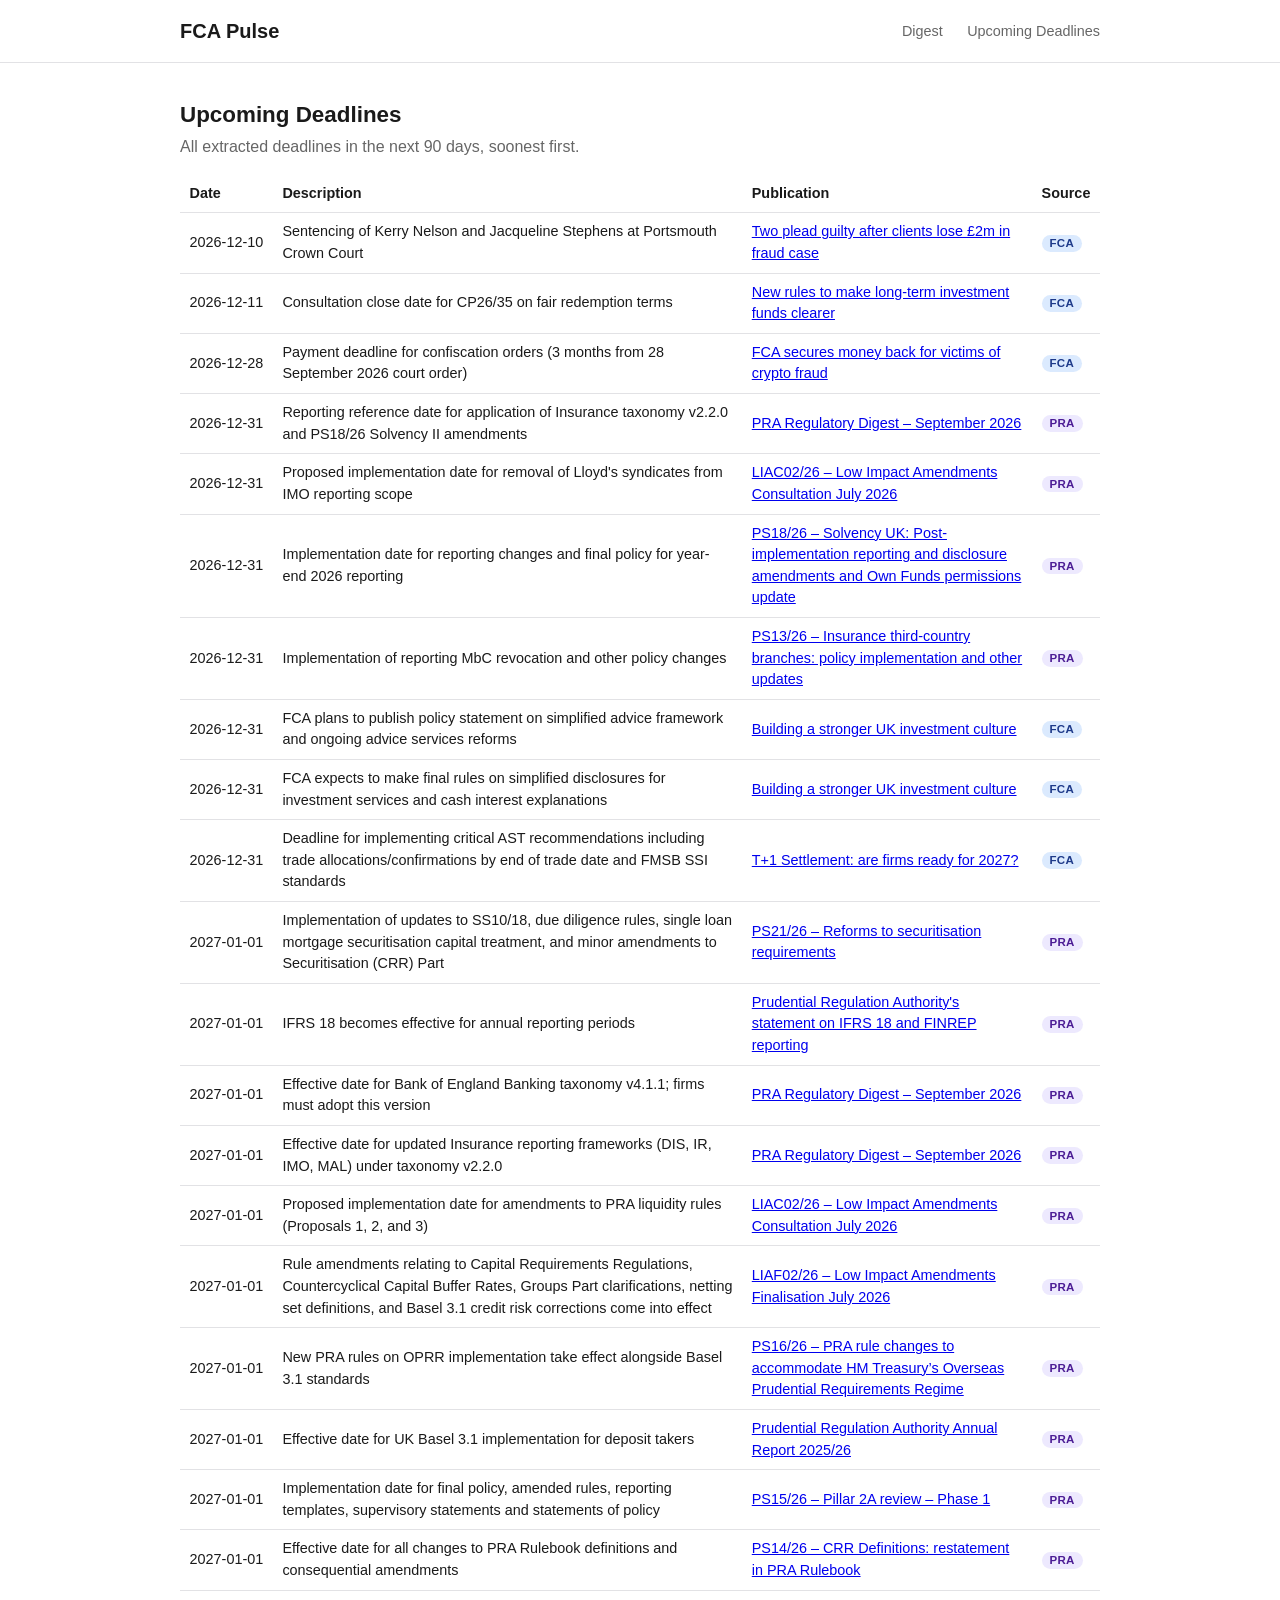
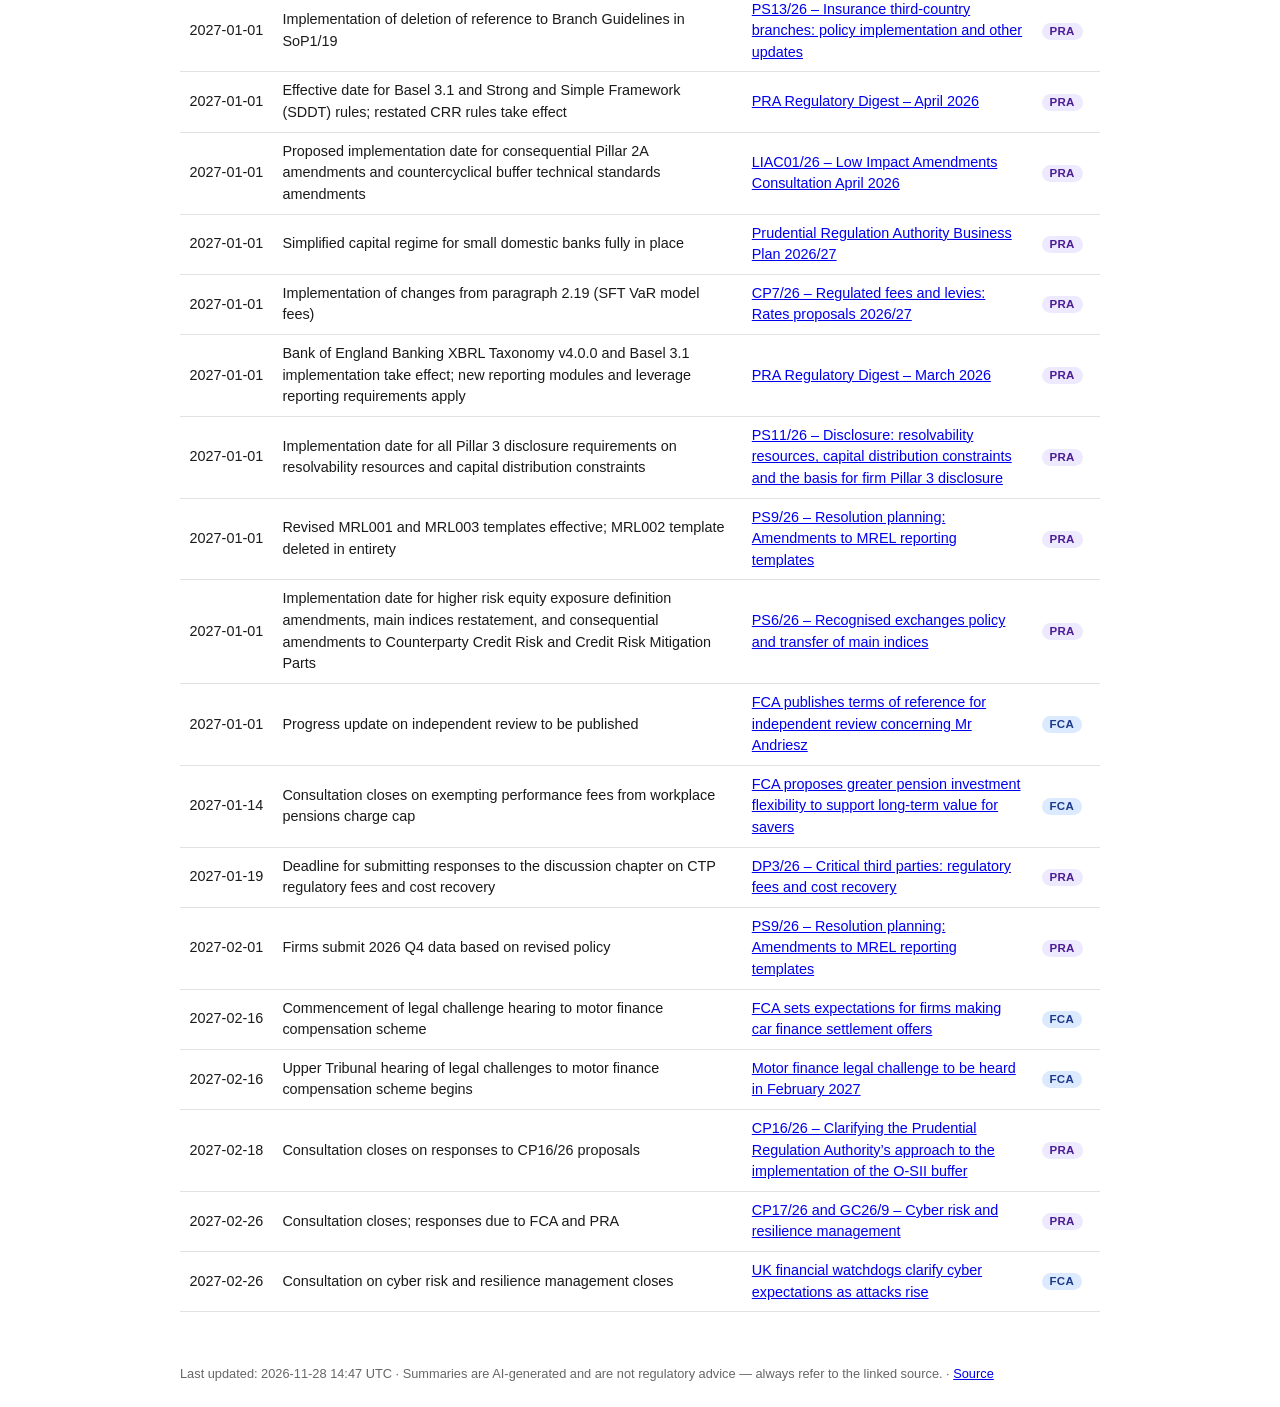
<file: docs/deadlines.html>
<!doctype html>
<html lang="en">
<head>
<meta charset="utf-8">
<meta name="viewport" content="width=device-width, initial-scale=1">
<title>FCA Pulse &mdash; Upcoming Deadlines</title>
<link rel="stylesheet" href="static/css/style.css">
</head>
<body>
<header class="site-header">
  <div class="site-header__inner">
    <a class="brand" href="index.html">FCA Pulse</a>
    <nav>
      <a href="index.html">Digest</a>
      <a href="deadlines.html">Upcoming Deadlines</a>
    </nav>
  </div>
</header>
<main class="container">
  
<h1>Upcoming Deadlines</h1>
<p class="subtitle">All extracted deadlines in the next 90 days, soonest first.</p>

<table class="deadlines-table">
  <thead>
    <tr><th>Date</th><th>Description</th><th>Publication</th><th>Source</th></tr>
  </thead>
  <tbody>
    
    <tr>
      <td class="deadline-date">2026-12-10</td>
      <td>Sentencing of Kerry Nelson and Jacqueline Stephens at Portsmouth Crown Court</td>
      <td><a href="https://www.fca.org.uk/news/press-releases/two-plead-guilty-after-clients-lose-2m-fraud-case" target="_blank" rel="noopener">Two plead guilty after clients lose £2m in fraud case</a></td>
      <td><span class="badge badge--source badge--fca">FCA</span></td>
    </tr>
    
    <tr>
      <td class="deadline-date">2026-12-11</td>
      <td>Consultation close date for CP26/35 on fair redemption terms</td>
      <td><a href="https://www.fca.org.uk/news/press-releases/new-rules-make-long-term-investment-funds-clearer" target="_blank" rel="noopener">New rules to make long-term investment funds clearer</a></td>
      <td><span class="badge badge--source badge--fca">FCA</span></td>
    </tr>
    
    <tr>
      <td class="deadline-date">2026-12-28</td>
      <td>Payment deadline for confiscation orders (3 months from 28 September 2026 court order)</td>
      <td><a href="https://www.fca.org.uk/news/press-releases/fca-secures-money-back-victims-crypto-fraud" target="_blank" rel="noopener">FCA secures money back for victims of crypto fraud</a></td>
      <td><span class="badge badge--source badge--fca">FCA</span></td>
    </tr>
    
    <tr>
      <td class="deadline-date">2026-12-31</td>
      <td>Reporting reference date for application of Insurance taxonomy v2.2.0 and PS18/26 Solvency II amendments</td>
      <td><a href="https://www.bankofengland.co.uk/prudential-regulation/regulatory-digest/2026/september-2026" target="_blank" rel="noopener">PRA Regulatory Digest – September 2026</a></td>
      <td><span class="badge badge--source badge--pra">PRA</span></td>
    </tr>
    
    <tr>
      <td class="deadline-date">2026-12-31</td>
      <td>Proposed implementation date for removal of Lloyd&#39;s syndicates from IMO reporting scope</td>
      <td><a href="https://www.bankofengland.co.uk/prudential-regulation/publication/2026/july/low-impact-amendments-consultation-july-2026" target="_blank" rel="noopener">LIAC02/26 – Low Impact Amendments Consultation July 2026</a></td>
      <td><span class="badge badge--source badge--pra">PRA</span></td>
    </tr>
    
    <tr>
      <td class="deadline-date">2026-12-31</td>
      <td>Implementation date for reporting changes and final policy for year-end 2026 reporting</td>
      <td><a href="https://www.bankofengland.co.uk/prudential-regulation/publication/2026/july/solvency-uk-policy-statement" target="_blank" rel="noopener">PS18/26 – Solvency UK: Post-implementation reporting and disclosure amendments and Own Funds permissions update</a></td>
      <td><span class="badge badge--source badge--pra">PRA</span></td>
    </tr>
    
    <tr>
      <td class="deadline-date">2026-12-31</td>
      <td>Implementation of reporting MbC revocation and other policy changes</td>
      <td><a href="https://www.bankofengland.co.uk/prudential-regulation/publication/2026/may/insurance-third-country-branches-policy-statement" target="_blank" rel="noopener">PS13/26 – Insurance third-country branches: policy implementation and other updates</a></td>
      <td><span class="badge badge--source badge--pra">PRA</span></td>
    </tr>
    
    <tr>
      <td class="deadline-date">2026-12-31</td>
      <td>FCA plans to publish policy statement on simplified advice framework and ongoing advice services reforms</td>
      <td><a href="https://www.fca.org.uk/news/speeches/building-stronger-uk-investment-culture" target="_blank" rel="noopener">Building a stronger UK investment culture</a></td>
      <td><span class="badge badge--source badge--fca">FCA</span></td>
    </tr>
    
    <tr>
      <td class="deadline-date">2026-12-31</td>
      <td>FCA expects to make final rules on simplified disclosures for investment services and cash interest explanations</td>
      <td><a href="https://www.fca.org.uk/news/speeches/building-stronger-uk-investment-culture" target="_blank" rel="noopener">Building a stronger UK investment culture</a></td>
      <td><span class="badge badge--source badge--fca">FCA</span></td>
    </tr>
    
    <tr>
      <td class="deadline-date">2026-12-31</td>
      <td>Deadline for implementing critical AST recommendations including trade allocations/confirmations by end of trade date and FMSB SSI standards</td>
      <td><a href="https://www.fca.org.uk/news/blogs/t1-settlement-are-firms-ready-2027" target="_blank" rel="noopener">T+1 Settlement: are firms ready for 2027?</a></td>
      <td><span class="badge badge--source badge--fca">FCA</span></td>
    </tr>
    
    <tr>
      <td class="deadline-date">2027-01-01</td>
      <td>Implementation of updates to SS10/18, due diligence rules, single loan mortgage securitisation capital treatment, and minor amendments to Securitisation (CRR) Part</td>
      <td><a href="https://www.bankofengland.co.uk/prudential-regulation/publication/2026/november/reforms-to-securitisation-requirements-policy-statement" target="_blank" rel="noopener">PS21/26 – Reforms to securitisation requirements</a></td>
      <td><span class="badge badge--source badge--pra">PRA</span></td>
    </tr>
    
    <tr>
      <td class="deadline-date">2027-01-01</td>
      <td>IFRS 18 becomes effective for annual reporting periods</td>
      <td><a href="https://www.bankofengland.co.uk/prudential-regulation/publication/2026/november/pra-statement-on-ifrs-18-and-finrep-reporting" target="_blank" rel="noopener">Prudential Regulation Authority&#39;s statement on IFRS 18 and FINREP reporting</a></td>
      <td><span class="badge badge--source badge--pra">PRA</span></td>
    </tr>
    
    <tr>
      <td class="deadline-date">2027-01-01</td>
      <td>Effective date for Bank of England Banking taxonomy v4.1.1; firms must adopt this version</td>
      <td><a href="https://www.bankofengland.co.uk/prudential-regulation/regulatory-digest/2026/september-2026" target="_blank" rel="noopener">PRA Regulatory Digest – September 2026</a></td>
      <td><span class="badge badge--source badge--pra">PRA</span></td>
    </tr>
    
    <tr>
      <td class="deadline-date">2027-01-01</td>
      <td>Effective date for updated Insurance reporting frameworks (DIS, IR, IMO, MAL) under taxonomy v2.2.0</td>
      <td><a href="https://www.bankofengland.co.uk/prudential-regulation/regulatory-digest/2026/september-2026" target="_blank" rel="noopener">PRA Regulatory Digest – September 2026</a></td>
      <td><span class="badge badge--source badge--pra">PRA</span></td>
    </tr>
    
    <tr>
      <td class="deadline-date">2027-01-01</td>
      <td>Proposed implementation date for amendments to PRA liquidity rules (Proposals 1, 2, and 3)</td>
      <td><a href="https://www.bankofengland.co.uk/prudential-regulation/publication/2026/july/low-impact-amendments-consultation-july-2026" target="_blank" rel="noopener">LIAC02/26 – Low Impact Amendments Consultation July 2026</a></td>
      <td><span class="badge badge--source badge--pra">PRA</span></td>
    </tr>
    
    <tr>
      <td class="deadline-date">2027-01-01</td>
      <td>Rule amendments relating to Capital Requirements Regulations, Countercyclical Capital Buffer Rates, Groups Part clarifications, netting set definitions, and Basel 3.1 credit risk corrections come into effect</td>
      <td><a href="https://www.bankofengland.co.uk/prudential-regulation/publication/2026/july/low-impact-amendments-finalisation-july-2026" target="_blank" rel="noopener">LIAF02/26 – Low Impact Amendments Finalisation July 2026</a></td>
      <td><span class="badge badge--source badge--pra">PRA</span></td>
    </tr>
    
    <tr>
      <td class="deadline-date">2027-01-01</td>
      <td>New PRA rules on OPRR implementation take effect alongside Basel 3.1 standards</td>
      <td><a href="https://www.bankofengland.co.uk/prudential-regulation/publication/2026/july/pra-rule-changes-for-hmt-overseas-prudential-requirements-regime" target="_blank" rel="noopener">PS16/26 – PRA rule changes to accommodate HM Treasury’s Overseas Prudential Requirements Regime</a></td>
      <td><span class="badge badge--source badge--pra">PRA</span></td>
    </tr>
    
    <tr>
      <td class="deadline-date">2027-01-01</td>
      <td>Effective date for UK Basel 3.1 implementation for deposit takers</td>
      <td><a href="https://www.bankofengland.co.uk/prudential-regulation/publication/2026/june/pra-annual-report-2025-26" target="_blank" rel="noopener">Prudential Regulation Authority Annual Report 2025/26</a></td>
      <td><span class="badge badge--source badge--pra">PRA</span></td>
    </tr>
    
    <tr>
      <td class="deadline-date">2027-01-01</td>
      <td>Implementation date for final policy, amended rules, reporting templates, supervisory statements and statements of policy</td>
      <td><a href="https://www.bankofengland.co.uk/prudential-regulation/publication/2026/may/pillar-2a-review-phase-1-policy-statement" target="_blank" rel="noopener">PS15/26 – Pillar 2A review – Phase 1</a></td>
      <td><span class="badge badge--source badge--pra">PRA</span></td>
    </tr>
    
    <tr>
      <td class="deadline-date">2027-01-01</td>
      <td>Effective date for all changes to PRA Rulebook definitions and consequential amendments</td>
      <td><a href="https://www.bankofengland.co.uk/prudential-regulation/publication/2026/may/crr-definitions-restatement-in-pra-rulebook-policy-statement" target="_blank" rel="noopener">PS14/26 – CRR Definitions: restatement in PRA Rulebook</a></td>
      <td><span class="badge badge--source badge--pra">PRA</span></td>
    </tr>
    
    <tr>
      <td class="deadline-date">2027-01-01</td>
      <td>Implementation of deletion of reference to Branch Guidelines in SoP1/19</td>
      <td><a href="https://www.bankofengland.co.uk/prudential-regulation/publication/2026/may/insurance-third-country-branches-policy-statement" target="_blank" rel="noopener">PS13/26 – Insurance third-country branches: policy implementation and other updates</a></td>
      <td><span class="badge badge--source badge--pra">PRA</span></td>
    </tr>
    
    <tr>
      <td class="deadline-date">2027-01-01</td>
      <td>Effective date for Basel 3.1 and Strong and Simple Framework (SDDT) rules; restated CRR rules take effect</td>
      <td><a href="https://www.bankofengland.co.uk/prudential-regulation/regulatory-digest/2026/april-2026" target="_blank" rel="noopener">PRA Regulatory Digest – April 2026</a></td>
      <td><span class="badge badge--source badge--pra">PRA</span></td>
    </tr>
    
    <tr>
      <td class="deadline-date">2027-01-01</td>
      <td>Proposed implementation date for consequential Pillar 2A amendments and countercyclical buffer technical standards amendments</td>
      <td><a href="https://www.bankofengland.co.uk/prudential-regulation/publication/2026/april/low-impact-amendments-consultation-april-2026" target="_blank" rel="noopener">LIAC01/26 – Low Impact Amendments Consultation April 2026</a></td>
      <td><span class="badge badge--source badge--pra">PRA</span></td>
    </tr>
    
    <tr>
      <td class="deadline-date">2027-01-01</td>
      <td>Simplified capital regime for small domestic banks fully in place</td>
      <td><a href="https://www.bankofengland.co.uk/prudential-regulation/publication/2026/april/pra-business-plan-2026-27" target="_blank" rel="noopener">Prudential Regulation Authority Business Plan 2026/27</a></td>
      <td><span class="badge badge--source badge--pra">PRA</span></td>
    </tr>
    
    <tr>
      <td class="deadline-date">2027-01-01</td>
      <td>Implementation of changes from paragraph 2.19 (SFT VaR model fees)</td>
      <td><a href="https://www.bankofengland.co.uk/prudential-regulation/publication/2026/april/regulated-fees-and-levies-rates-proposals-2026-27-consultation-paper" target="_blank" rel="noopener">CP7/26 – Regulated fees and levies: Rates proposals 2026/27</a></td>
      <td><span class="badge badge--source badge--pra">PRA</span></td>
    </tr>
    
    <tr>
      <td class="deadline-date">2027-01-01</td>
      <td>Bank of England Banking XBRL Taxonomy v4.0.0 and Basel 3.1 implementation take effect; new reporting modules and leverage reporting requirements apply</td>
      <td><a href="https://www.bankofengland.co.uk/prudential-regulation/regulatory-digest/2026/march-2026" target="_blank" rel="noopener">PRA Regulatory Digest – March 2026</a></td>
      <td><span class="badge badge--source badge--pra">PRA</span></td>
    </tr>
    
    <tr>
      <td class="deadline-date">2027-01-01</td>
      <td>Implementation date for all Pillar 3 disclosure requirements on resolvability resources and capital distribution constraints</td>
      <td><a href="https://www.bankofengland.co.uk/prudential-regulation/publication/2026/march/disclosure-policy-statement" target="_blank" rel="noopener">PS11/26 – Disclosure: resolvability resources, capital distribution constraints and the basis for firm Pillar 3 disclosure</a></td>
      <td><span class="badge badge--source badge--pra">PRA</span></td>
    </tr>
    
    <tr>
      <td class="deadline-date">2027-01-01</td>
      <td>Revised MRL001 and MRL003 templates effective; MRL002 template deleted in entirety</td>
      <td><a href="https://www.bankofengland.co.uk/prudential-regulation/publication/2026/march/resolution-planning-amendments-to-mrel-reporting-templates-policy-statement" target="_blank" rel="noopener">PS9/26 – Resolution planning: Amendments to MREL reporting templates</a></td>
      <td><span class="badge badge--source badge--pra">PRA</span></td>
    </tr>
    
    <tr>
      <td class="deadline-date">2027-01-01</td>
      <td>Implementation date for higher risk equity exposure definition amendments, main indices restatement, and consequential amendments to Counterparty Credit Risk and Credit Risk Mitigation Parts</td>
      <td><a href="https://www.bankofengland.co.uk/prudential-regulation/publication/2026/march/recognised-exchanges-policy-and-transfer-of-main-indices-policy-statement" target="_blank" rel="noopener">PS6/26 – Recognised exchanges policy and transfer of main indices</a></td>
      <td><span class="badge badge--source badge--pra">PRA</span></td>
    </tr>
    
    <tr>
      <td class="deadline-date">2027-01-01</td>
      <td>Progress update on independent review to be published</td>
      <td><a href="https://www.fca.org.uk/news/statements/fca-publishes-terms-reference-independent-review-concerning-mr-andriesz" target="_blank" rel="noopener">FCA publishes terms of reference for independent review concerning Mr Andriesz</a></td>
      <td><span class="badge badge--source badge--fca">FCA</span></td>
    </tr>
    
    <tr>
      <td class="deadline-date">2027-01-14</td>
      <td>Consultation closes on exempting performance fees from workplace pensions charge cap</td>
      <td><a href="https://www.fca.org.uk/news/press-releases/fca-proposes-greater-pension-investment-flexibility-support-long-term-value-savers" target="_blank" rel="noopener">FCA proposes greater pension investment flexibility to support long-term value for savers</a></td>
      <td><span class="badge badge--source badge--fca">FCA</span></td>
    </tr>
    
    <tr>
      <td class="deadline-date">2027-01-19</td>
      <td>Deadline for submitting responses to the discussion chapter on CTP regulatory fees and cost recovery</td>
      <td><a href="https://www.bankofengland.co.uk/prudential-regulation/publication/2026/november/critical-third-parties-regulatory-fees-and-cost-recovery" target="_blank" rel="noopener">DP3/26 – Critical third parties: regulatory fees and cost recovery</a></td>
      <td><span class="badge badge--source badge--pra">PRA</span></td>
    </tr>
    
    <tr>
      <td class="deadline-date">2027-02-01</td>
      <td>Firms submit 2026 Q4 data based on revised policy</td>
      <td><a href="https://www.bankofengland.co.uk/prudential-regulation/publication/2026/march/resolution-planning-amendments-to-mrel-reporting-templates-policy-statement" target="_blank" rel="noopener">PS9/26 – Resolution planning: Amendments to MREL reporting templates</a></td>
      <td><span class="badge badge--source badge--pra">PRA</span></td>
    </tr>
    
    <tr>
      <td class="deadline-date">2027-02-16</td>
      <td>Commencement of legal challenge hearing to motor finance compensation scheme</td>
      <td><a href="https://www.fca.org.uk/news/press-releases/fca-sets-expectations-firms-making-car-finance-settlement-offers" target="_blank" rel="noopener">FCA sets expectations for firms making car finance settlement offers</a></td>
      <td><span class="badge badge--source badge--fca">FCA</span></td>
    </tr>
    
    <tr>
      <td class="deadline-date">2027-02-16</td>
      <td>Upper Tribunal hearing of legal challenges to motor finance compensation scheme begins</td>
      <td><a href="https://www.fca.org.uk/news/statements/motor-finance-legal-challenge-be-heard-february-2027" target="_blank" rel="noopener">Motor finance legal challenge to be heard in February 2027</a></td>
      <td><span class="badge badge--source badge--fca">FCA</span></td>
    </tr>
    
    <tr>
      <td class="deadline-date">2027-02-18</td>
      <td>Consultation closes on responses to CP16/26 proposals</td>
      <td><a href="https://www.bankofengland.co.uk/prudential-regulation/publication/2026/november/clarifying-the-pra-approach-to-the-implementation-of-the-o-sii-buffer-consultation-paper" target="_blank" rel="noopener">CP16/26 – Clarifying the Prudential Regulation Authority’s approach to the implementation of the O-SII buffer</a></td>
      <td><span class="badge badge--source badge--pra">PRA</span></td>
    </tr>
    
    <tr>
      <td class="deadline-date">2027-02-26</td>
      <td>Consultation closes; responses due to FCA and PRA</td>
      <td><a href="https://www.bankofengland.co.uk/prudential-regulation/publication/2026/november/cyber-risk-and-resilience-management-consultation-paper" target="_blank" rel="noopener">CP17/26 and GC26/9 – Cyber risk and resilience management</a></td>
      <td><span class="badge badge--source badge--pra">PRA</span></td>
    </tr>
    
    <tr>
      <td class="deadline-date">2027-02-26</td>
      <td>Consultation on cyber risk and resilience management closes</td>
      <td><a href="https://www.fca.org.uk/news/press-releases/uk-financial-watchdogs-clarify-cyber-expectations-attacks-rise" target="_blank" rel="noopener">UK financial watchdogs clarify cyber expectations as attacks rise</a></td>
      <td><span class="badge badge--source badge--fca">FCA</span></td>
    </tr>
    
  </tbody>
</table>


</main>
<footer class="site-footer">
  <p>
    Last updated: 2026-11-28 14:47 UTC &middot;
    Summaries are AI-generated and are not regulatory advice &mdash; always refer to the linked source. &middot;
    <a href="https://github.com/Ehsan516/fca-pulse">Source</a>
  </p>
</footer>
<script src="static/js/app.js"></script>
</body>
</html>
</file>
<file: docs/static/css/style.css>
:root {
  color-scheme: light dark;
  --bg: #ffffff;
  --fg: #1a1a1a;
  --muted: #666666;
  --card-bg: #f7f7f8;
  --border: #e2e2e5;
  --accent: #1d4ed8;
  --impact-informational: #9ca3af;
  --impact-recommended: #d97706;
  --impact-required: #dc2626;
}

@media (prefers-color-scheme: dark) {
  :root {
    --bg: #0f1115;
    --fg: #e8e8ea;
    --muted: #9aa0a6;
    --card-bg: #181b21;
    --border: #2a2e37;
    --accent: #60a5fa;
  }
}

* { box-sizing: border-box; }

body {
  margin: 0;
  font-family: -apple-system, BlinkMacSystemFont, "Segoe UI", Roboto, sans-serif;
  background: var(--bg);
  color: var(--fg);
  line-height: 1.5;
}

.site-header { border-bottom: 1px solid var(--border); }
.site-header__inner {
  max-width: 960px;
  margin: 0 auto;
  padding: 1rem 1.25rem;
  display: flex;
  justify-content: space-between;
  align-items: center;
}
.brand { font-weight: 700; font-size: 1.25rem; color: var(--fg); text-decoration: none; }
.site-header nav a { margin-left: 1.25rem; color: var(--muted); text-decoration: none; font-size: 0.9rem; }
.site-header nav a:hover { color: var(--accent); }

.container { max-width: 960px; margin: 0 auto; padding: 1.25rem; }

h1 { font-size: 1.4rem; margin-bottom: 0.2rem; }
.subtitle { color: var(--muted); margin-top: 0; }

.filters {
  display: flex;
  flex-wrap: wrap;
  gap: 0.5rem;
  margin-bottom: 1.25rem;
  align-items: center;
}
.filters input, .filters select {
  padding: 0.4rem 0.6rem;
  border: 1px solid var(--border);
  border-radius: 6px;
  background: var(--bg);
  color: var(--fg);
  font-size: 0.9rem;
}
#search-input { flex: 1 1 220px; }
#result-count { font-size: 0.85rem; color: var(--muted); margin-left: auto; }

.cards { display: grid; gap: 0.85rem; }

.card {
  border: 1px solid var(--border);
  border-radius: 10px;
  padding: 1rem 1.1rem;
  background: var(--card-bg);
}
.card__meta { display: flex; gap: 0.4rem; flex-wrap: wrap; margin-bottom: 0.4rem; }

.badge {
  font-size: 0.72rem;
  font-weight: 600;
  padding: 0.15rem 0.5rem;
  border-radius: 999px;
  background: var(--border);
  color: var(--fg);
  text-transform: uppercase;
  letter-spacing: 0.02em;
  white-space: nowrap;
}
.badge--source.badge--fca { background: #dbeafe; color: #1e3a8a; }
.badge--source.badge--pra { background: #ede9fe; color: #4c1d95; }
.badge--impact-informational { background: var(--impact-informational); color: #fff; }
.badge--impact-action-recommended { background: var(--impact-recommended); color: #fff; }
.badge--impact-action-required { background: var(--impact-required); color: #fff; }

.card__title { font-size: 1.05rem; margin: 0.2rem 0 0.4rem; }
.card__title a { color: var(--fg); text-decoration: none; }
.card__title a:hover { color: var(--accent); }

.card__summary { margin: 0.3rem 0; }
.card__summary--failed { color: var(--muted); font-style: italic; }
.ai-label {
  font-size: 0.68rem;
  font-weight: 700;
  color: var(--muted);
  border: 1px solid var(--border);
  border-radius: 4px;
  padding: 0.05rem 0.3rem;
  margin-right: 0.4rem;
  vertical-align: middle;
}

.tags { display: flex; flex-wrap: wrap; gap: 0.3rem; margin: 0.4rem 0; }
.tag {
  font-size: 0.72rem;
  background: transparent;
  border: 1px solid var(--border);
  color: var(--muted);
  padding: 0.1rem 0.45rem;
  border-radius: 999px;
}

.card__footer {
  display: flex;
  justify-content: space-between;
  align-items: center;
  margin-top: 0.6rem;
  font-size: 0.8rem;
  color: var(--muted);
}
.card__source-link { color: var(--accent); text-decoration: none; }

.empty-state { text-align: center; color: var(--muted); padding: 2rem 0; }

.deadlines-table { width: 100%; border-collapse: collapse; font-size: 0.9rem; }
.deadlines-table th, .deadlines-table td {
  text-align: left;
  padding: 0.5rem 0.6rem;
  border-bottom: 1px solid var(--border);
}
.deadline-date { white-space: nowrap; font-variant-numeric: tabular-nums; }

.site-footer {
  max-width: 960px;
  margin: 2rem auto 1.5rem;
  padding: 0 1.25rem;
  font-size: 0.8rem;
  color: var(--muted);
}

@media (max-width: 480px) {
  #result-count { margin-left: 0; width: 100%; }
}
</file>
